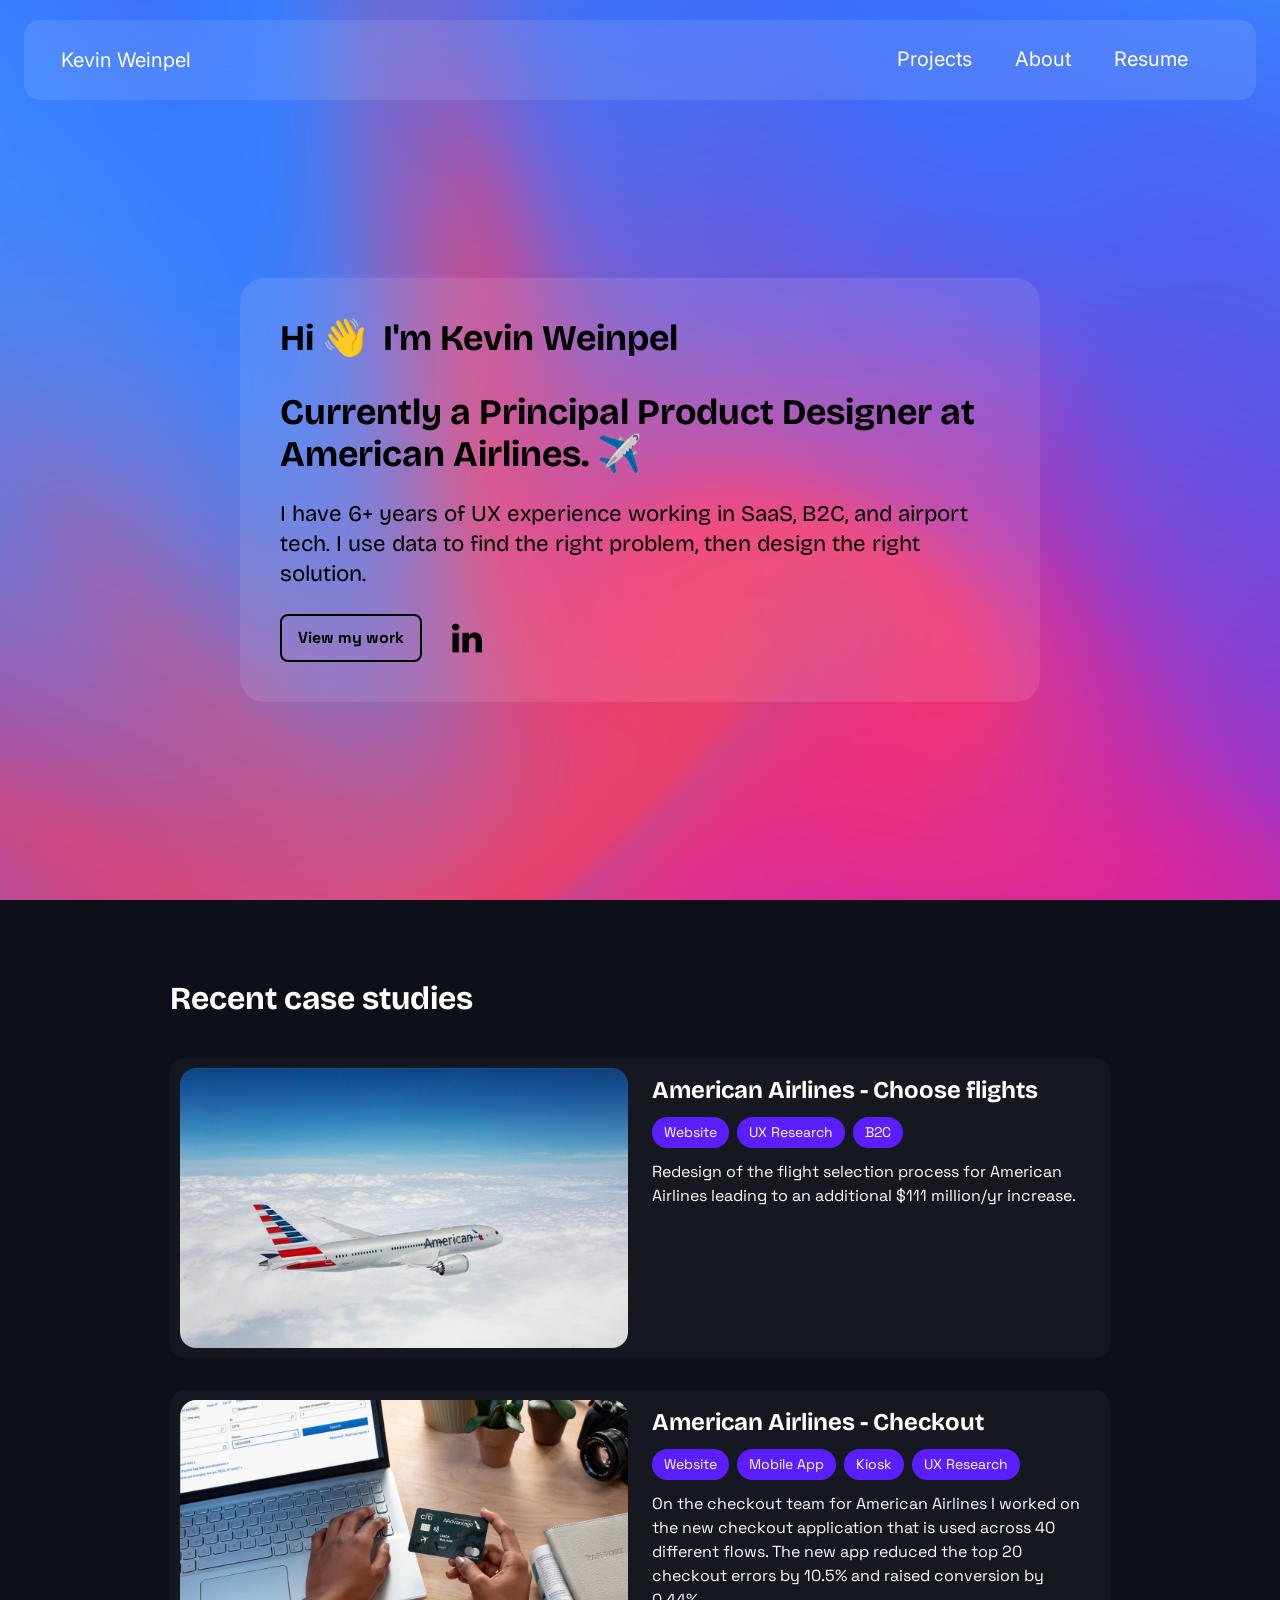
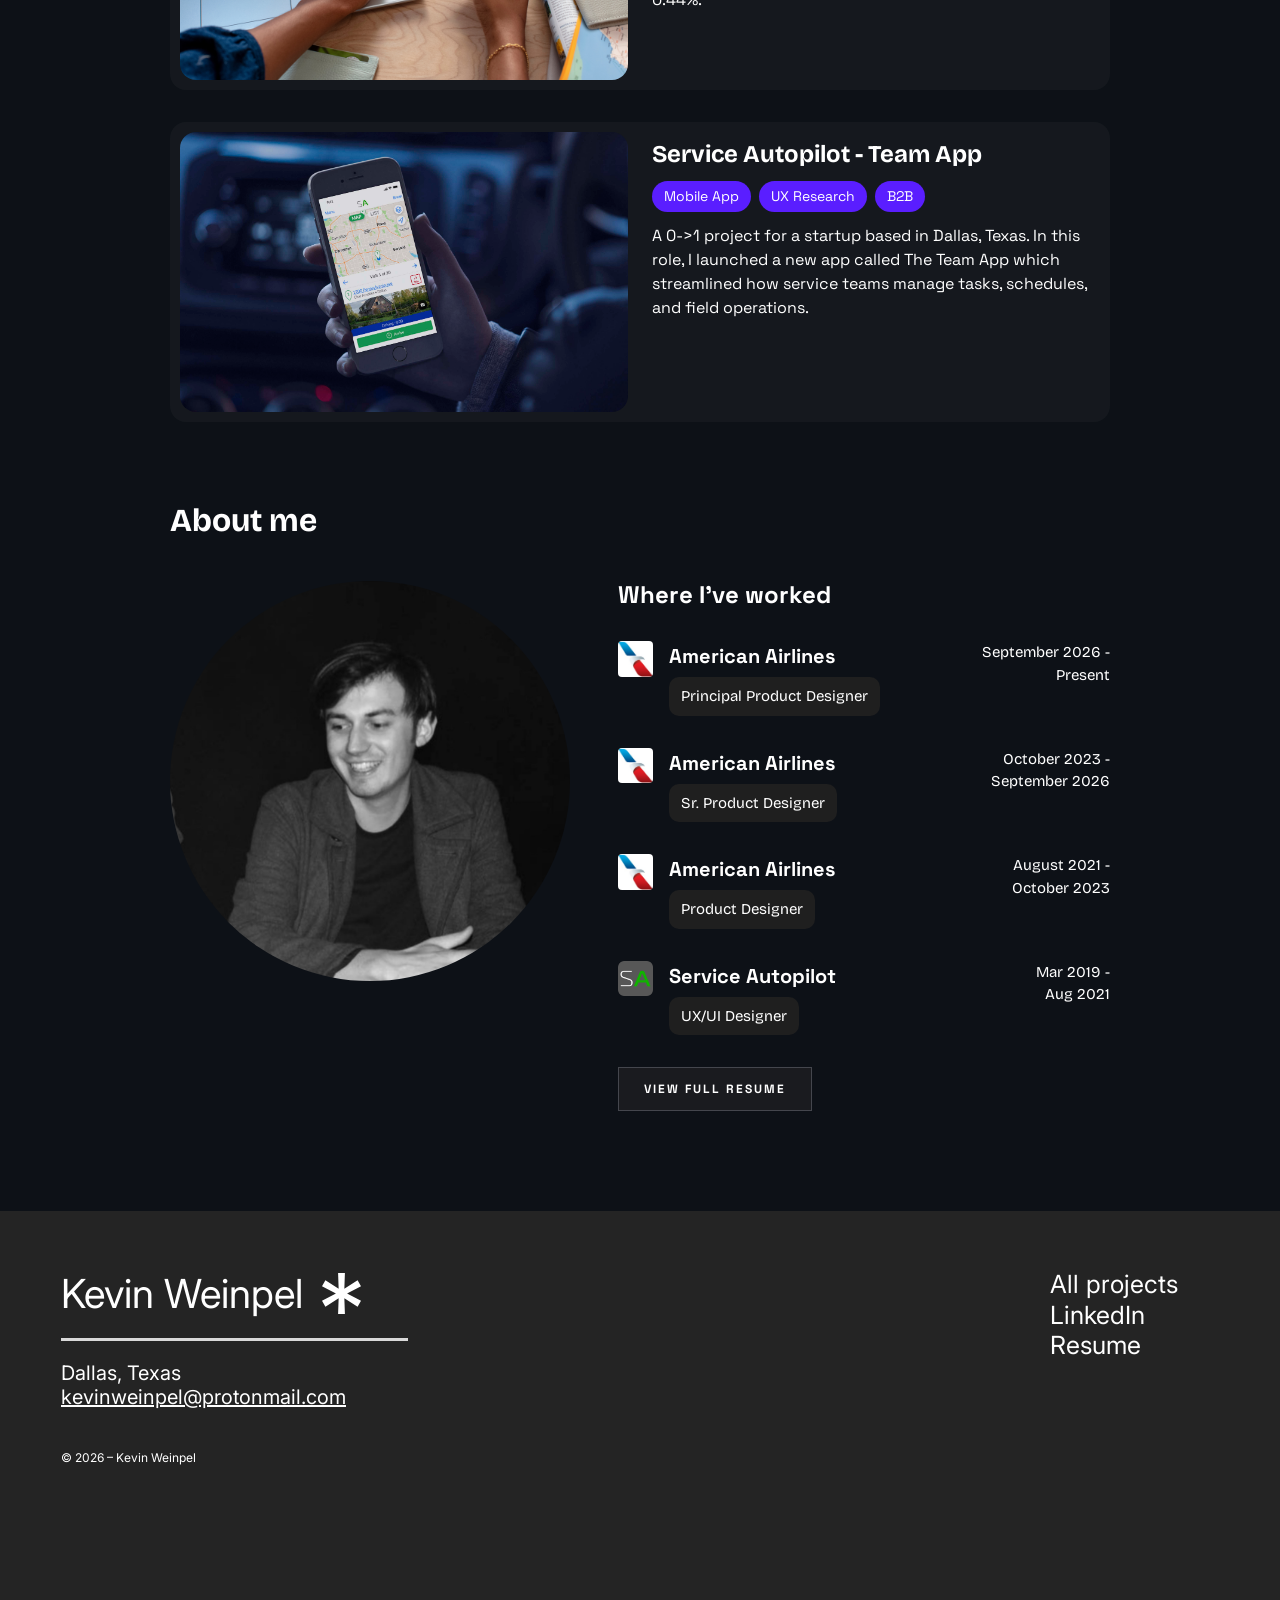
<file: index.html>
<!doctype html>
<html lang="en-US">
<head>
  <meta charset="utf-8">
  <meta name="viewport" content="width=device-width, initial-scale=1">
  <title>Kevin Weinpel · Product Designer</title>
  <meta name="description" content="Kevin Weinpel is a Senior Product Designer at American Airlines in Dallas, Texas, with 6+ years of UX experience in SaaS, B2C, and airport tech.">
  <link rel="icon" href="assets/images/favicon.svg" type="image/svg+xml">
  <link rel="preconnect" href="https://fonts.googleapis.com">
  <link rel="preconnect" href="https://fonts.gstatic.com" crossorigin>
  <link rel="stylesheet" href="https://fonts.googleapis.com/css2?family=Bricolage+Grotesque:opsz,wght@12..96,400;12..96,700&family=Space+Grotesk:wght@400;700&family=Inter:wght@400&display=swap">
  <link rel="stylesheet" href="css/styles.css">
  <script type="module" src="js/gradient.js"></script>
  <script src="js/nav.js" defer></script>
</head>
<body>
  <a class="skip-link" href="#main">Skip to content</a>

  <header class="site-nav">
    <nav class="site-nav__inner" aria-label="Main">
      <a class="site-nav__brand" href="./" aria-current="page">Kevin Weinpel</a>
      <button class="site-nav__toggle" type="button" aria-expanded="false" aria-controls="site-nav-links" aria-label="Menu">
        <span></span><span></span><span></span>
      </button>
      <ul class="site-nav__links" id="site-nav-links">
        <li><a href="just-projects/">Projects</a></li>
        <li><a href="about/">About</a></li>
        <li><a href="assets/files/KevinWeinpel_Resume.docx" target="_blank" rel="noopener">Resume</a></li>
      </ul>
    </nav>
  </header>

  <main id="main">
    <section class="hero">
      <canvas class="hero__canvas" data-gradient aria-hidden="true"></canvas>
      <div class="hero__card">
        <h1 class="hero__title">
          <span>Hi 👋&nbsp; I'm Kevin Weinpel</span>
          <span>Currently a Principal Product Designer at American Airlines. ✈️</span>
        </h1>
        <p class="hero__lede">I have 6+ years of UX experience working in SaaS, B2C, and airport tech. I use data to find the right problem, then design the right solution.</p>
        <div class="hero__actions">
          <a class="button button--outline" href="just-projects/">View my work</a>
          <a class="hero__linkedin" href="https://www.linkedin.com/in/kevin-weinpel-b35967112/" target="_blank" rel="noopener">
            <img src="assets/images/linkedin.png" width="30" height="30" alt="LinkedIn">
          </a>
        </div>
      </div>
    </section>

    <section class="section">
      <div class="container">
        <h2 class="section-title">Recent case studies</h2>
        <div class="case-list">
          <a class="case-card" href="american-airlines---choose-flights/">
            <div class="case-card__media">
              <img src="assets/images/choose-flights-card.jpg" alt="An American Airlines plane in flight" loading="lazy">
            </div>
            <div class="case-card__body">
              <h3 class="case-card__title">American Airlines - Choose flights</h3>
              <ul class="tags"><li>Website</li><li>UX Research</li><li>B2C</li></ul>
              <p class="case-card__text">Redesign of the flight selection process for American Airlines leading to an additional $111 million/yr increase.</p>
            </div>
          </a>

          <a class="case-card" href="american-airlines---checkout-app/">
            <div class="case-card__media">
              <img src="assets/images/checkout-card.jpg" alt="Traveler with an AAdvantage card" loading="lazy">
            </div>
            <div class="case-card__body">
              <h3 class="case-card__title">American Airlines - Checkout</h3>
              <ul class="tags"><li>Website</li><li>Mobile App</li><li>Kiosk</li><li>UX Research</li></ul>
              <p class="case-card__text">On the checkout team for American Airlines I worked on the new checkout application that is used across 40 different flows. The new app reduced the top 20 checkout errors by 10.5% and raised conversion by 0.44%.</p>
            </div>
          </a>

          <a class="case-card" href="team-app/">
            <div class="case-card__media">
              <img src="assets/images/TeamApp_1.jpg" alt="Screens from the Service Autopilot Team App" loading="lazy">
            </div>
            <div class="case-card__body">
              <h3 class="case-card__title">Service Autopilot - Team App</h3>
              <ul class="tags"><li>Mobile App</li><li>UX Research</li><li>B2B</li></ul>
              <p class="case-card__text">A 0-&gt;1 project for a startup based in Dallas, Texas. In this role, I launched a new app called The Team App which streamlined how service teams manage tasks, schedules, and field operations.</p>
            </div>
          </a>
        </div>
      </div>
    </section>

    <section class="section">
      <div class="container">
        <h2 class="section-title">About me</h2>
        <div class="about-grid">
          <img class="portrait" src="assets/images/kevin.jpg" width="400" height="400" alt="Kevin Weinpel" loading="lazy">
          <div class="work">
            <h3 class="work__title">Where I've worked</h3>

            <div class="job">
              <div class="job__who">
                <img class="job__logo" src="assets/images/american-airlines-logo.jpg" alt="American Airlines logo">
                <div>
                  <p class="job__company">American Airlines</p>
                  <p class="job__role">Principal Product Designer</p>
                </div>
              </div>
              <p class="job__dates">September 2026 -<br>Present</p>
            </div>

            <div class="job">
              <div class="job__who">
                <img class="job__logo" src="assets/images/american-airlines-logo.jpg" alt="American Airlines logo">
                <div>
                  <p class="job__company">American Airlines</p>
                  <p class="job__role">Sr. Product Designer</p>
                </div>
              </div>
              <p class="job__dates">October 2023 -<br>September 2026</p>
            </div>

            <div class="job">
              <div class="job__who">
                <img class="job__logo" src="assets/images/american-airlines-logo.jpg" alt="American Airlines logo">
                <div>
                  <p class="job__company">American Airlines</p>
                  <p class="job__role">Product Designer</p>
                </div>
              </div>
              <p class="job__dates">August 2021 -<br>October 2023</p>
            </div>

            <div class="job">
              <div class="job__who">
                <img class="job__logo" src="assets/images/service-autopilot-logo.png" alt="Service Autopilot logo">
                <div>
                  <p class="job__company">Service Autopilot</p>
                  <p class="job__role">UX/UI Designer</p>
                </div>
              </div>
              <p class="job__dates">Mar 2019 -<br>Aug 2021</p>
            </div>

            <div><a class="button button--dark" href="assets/files/KevinWeinpel_Resume.docx" target="_blank" rel="noopener">View full resume</a></div>
          </div>
        </div>
      </div>
    </section>
  </main>

  <footer class="site-footer">
    <div class="site-footer__inner">
      <div class="site-footer__info">
        <div class="site-footer__brand">
          <h2 class="site-footer__name">Kevin Weinpel</h2>
          <img src="assets/images/footer-asterisk.svg" width="38.9205" height="40.9091" alt="">
        </div>
        <address>Dallas, Texas<br><a href="mailto:kevinweinpel@protonmail.com">kevinweinpel@protonmail.com</a></address>
      </div>
      <ul class="site-footer__links">
        <li><a href="just-projects/">All projects</a></li>
        <li><a href="https://www.linkedin.com/in/kevin-weinpel-b35967112/" target="_blank" rel="noopener">LinkedIn</a></li>
        <li><a href="assets/files/KevinWeinpel_Resume.docx" target="_blank" rel="noopener">Resume</a></li>
      </ul>
      <p class="site-footer__copy">© 2026 – Kevin Weinpel</p>
    </div>
  </footer>
</body>
</html>
</file>
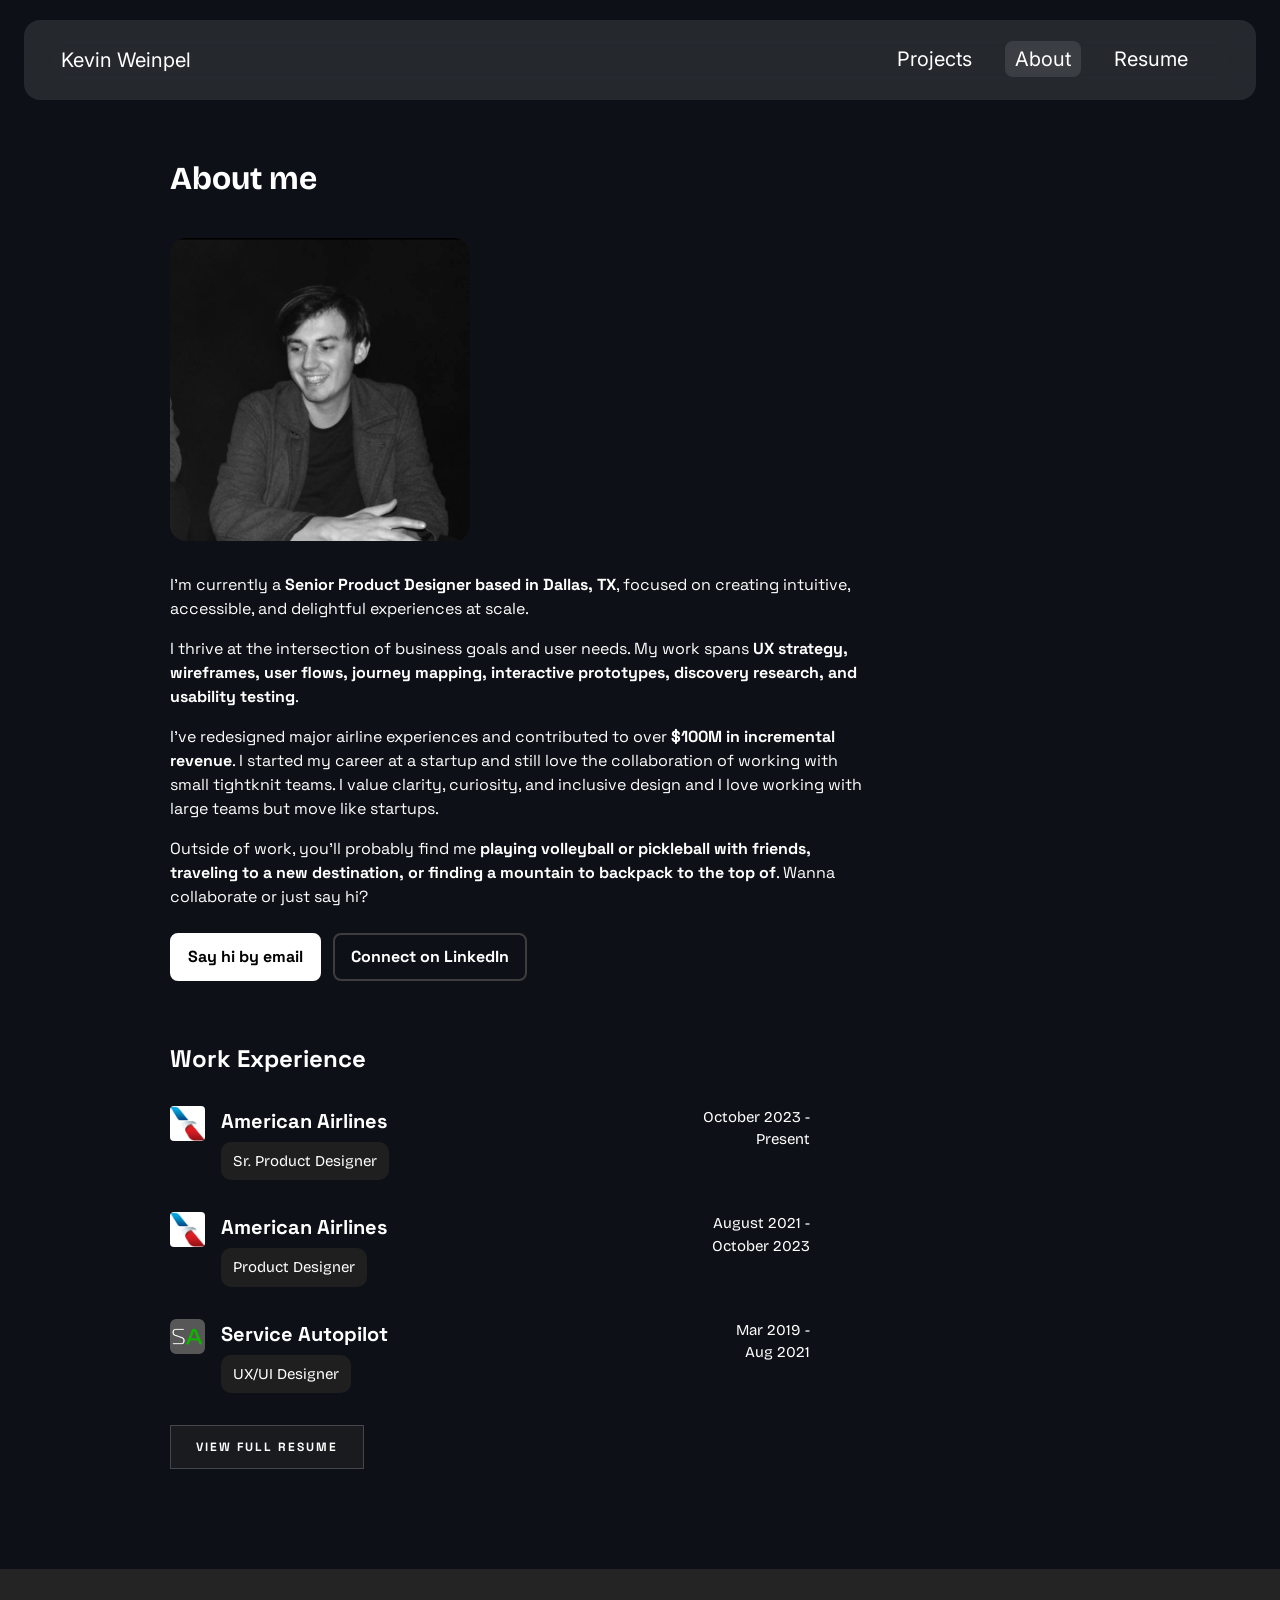
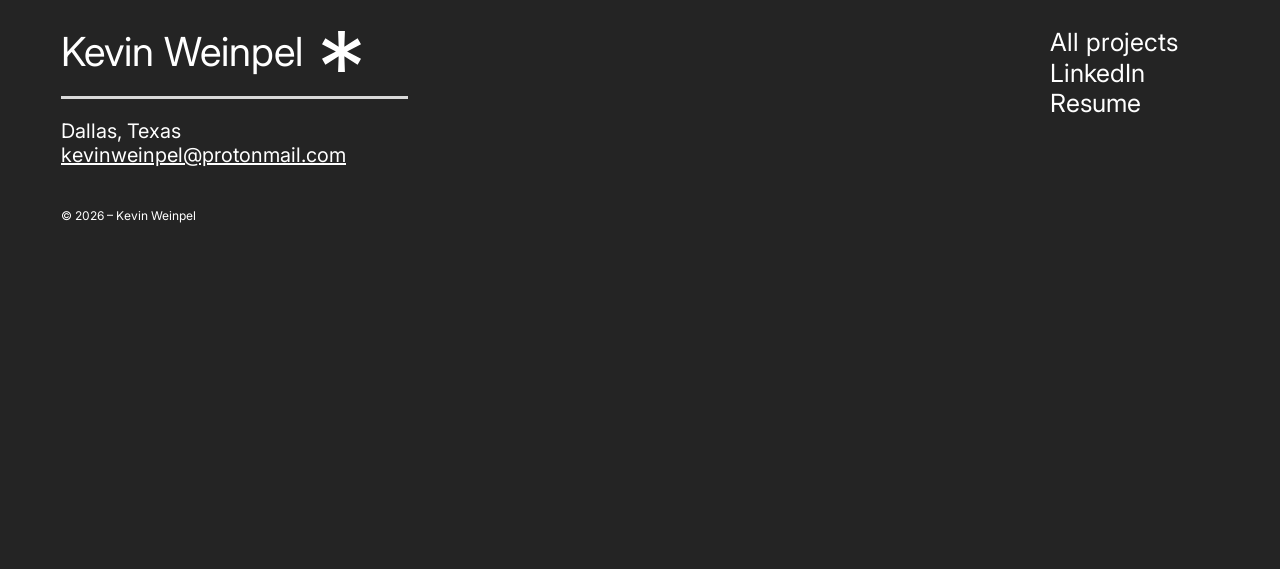
<file: about/index.html>
<!doctype html>
<html lang="en-US">
<head>
  <meta charset="utf-8">
  <meta name="viewport" content="width=device-width, initial-scale=1">
  <title>About · Kevin Weinpel</title>
  <meta name="description" content="Kevin Weinpel is a Senior Product Designer based in Dallas, TX, focused on intuitive, accessible, and delightful experiences at scale.">
  <link rel="icon" href="../assets/images/favicon.svg" type="image/svg+xml">
  <link rel="preconnect" href="https://fonts.googleapis.com">
  <link rel="preconnect" href="https://fonts.gstatic.com" crossorigin>
  <link rel="stylesheet" href="https://fonts.googleapis.com/css2?family=Bricolage+Grotesque:opsz,wght@12..96,400;12..96,700&family=Space+Grotesk:wght@400;700&family=Inter:wght@400&display=swap">
  <link rel="stylesheet" href="../css/styles.css">
  <script src="../js/nav.js" defer></script>
</head>
<body class="about-page">
  <a class="skip-link" href="#main">Skip to content</a>

  <header class="site-nav">
    <nav class="site-nav__inner" aria-label="Main">
      <a class="site-nav__brand" href="../">Kevin Weinpel</a>
      <button class="site-nav__toggle" type="button" aria-expanded="false" aria-controls="site-nav-links" aria-label="Menu">
        <span></span><span></span><span></span>
      </button>
      <ul class="site-nav__links" id="site-nav-links">
        <li><a href="../just-projects/">Projects</a></li>
        <li><a href="./" aria-current="page">About</a></li>
        <li><a href="../assets/files/KevinWeinpel_Resume.docx" target="_blank" rel="noopener">Resume</a></li>
      </ul>
    </nav>
  </header>

  <main id="main" class="page-top">
    <div class="container">
      <h1 class="section-title">About me</h1>
      <img class="portrait portrait--rounded" src="../assets/images/kevin.jpg" width="300" alt="Kevin Weinpel">

      <div class="bio">
        <p>I’m currently a <strong>Senior Product Designer based in Dallas, TX</strong>, focused on creating intuitive, accessible, and delightful experiences at scale.</p>
        <p>I thrive at the intersection of business goals and user needs. My work spans <strong>UX strategy, wireframes, user flows, journey mapping, interactive prototypes, discovery research, and usability testing</strong>.</p>
        <p>I’ve redesigned major airline experiences and contributed to over <strong>$100M in incremental revenue</strong>. I started my career at a startup and still love the collaboration of working with small tightknit teams. I value clarity, curiosity, and inclusive design and I love working with large teams but move like startups.</p>
        <p>Outside of work, you’ll probably find me <strong>playing volleyball or pickleball with friends, traveling to a new destination, or finding a mountain to backpack to the top of</strong>. Wanna collaborate or just say hi?</p>
        <div class="contact-actions">
          <a class="button button--light" href="mailto:kevinweinpel@protonmail.com">Say hi by email</a>
          <a class="button button--ghost" href="https://www.linkedin.com/in/kevin-weinpel-b35967112/" target="_blank" rel="noopener">Connect on LinkedIn</a>
        </div>
      </div>

      <div class="work">
        <h2 class="work__title">Work Experience</h2>

        <div class="job">
          <div class="job__who">
            <img class="job__logo" src="../assets/images/american-airlines-logo.jpg" alt="American Airlines logo">
            <div>
              <p class="job__company">American Airlines</p>
              <p class="job__role">Sr. Product Designer</p>
            </div>
          </div>
          <p class="job__dates">October 2023 -<br>Present</p>
        </div>

        <div class="job">
          <div class="job__who">
            <img class="job__logo" src="../assets/images/american-airlines-logo.jpg" alt="American Airlines logo">
            <div>
              <p class="job__company">American Airlines</p>
              <p class="job__role">Product Designer</p>
            </div>
          </div>
          <p class="job__dates">August 2021 -<br>October 2023</p>
        </div>

        <div class="job">
          <div class="job__who">
            <img class="job__logo" src="../assets/images/service-autopilot-logo.png" alt="Service Autopilot logo">
            <div>
              <p class="job__company">Service Autopilot</p>
              <p class="job__role">UX/UI Designer</p>
            </div>
          </div>
          <p class="job__dates">Mar 2019 -<br>Aug 2021</p>
        </div>

        <div><a class="button button--dark" href="../assets/files/KevinWeinpel_Resume.docx" target="_blank" rel="noopener">View full resume</a></div>
      </div>
    </div>
  </main>

  <footer class="site-footer">
    <div class="site-footer__inner">
      <div class="site-footer__info">
        <div class="site-footer__brand">
          <h2 class="site-footer__name">Kevin Weinpel</h2>
          <img src="../assets/images/footer-asterisk.svg" width="38.9205" height="40.9091" alt="">
        </div>
        <address>Dallas, Texas<br><a href="mailto:kevinweinpel@protonmail.com">kevinweinpel@protonmail.com</a></address>
      </div>
      <ul class="site-footer__links">
        <li><a href="../just-projects/">All projects</a></li>
        <li><a href="https://www.linkedin.com/in/kevin-weinpel-b35967112/" target="_blank" rel="noopener">LinkedIn</a></li>
        <li><a href="../assets/files/KevinWeinpel_Resume.docx" target="_blank" rel="noopener">Resume</a></li>
      </ul>
      <p class="site-footer__copy">© 2026 – Kevin Weinpel</p>
    </div>
  </footer>
</body>
</html>
</file>
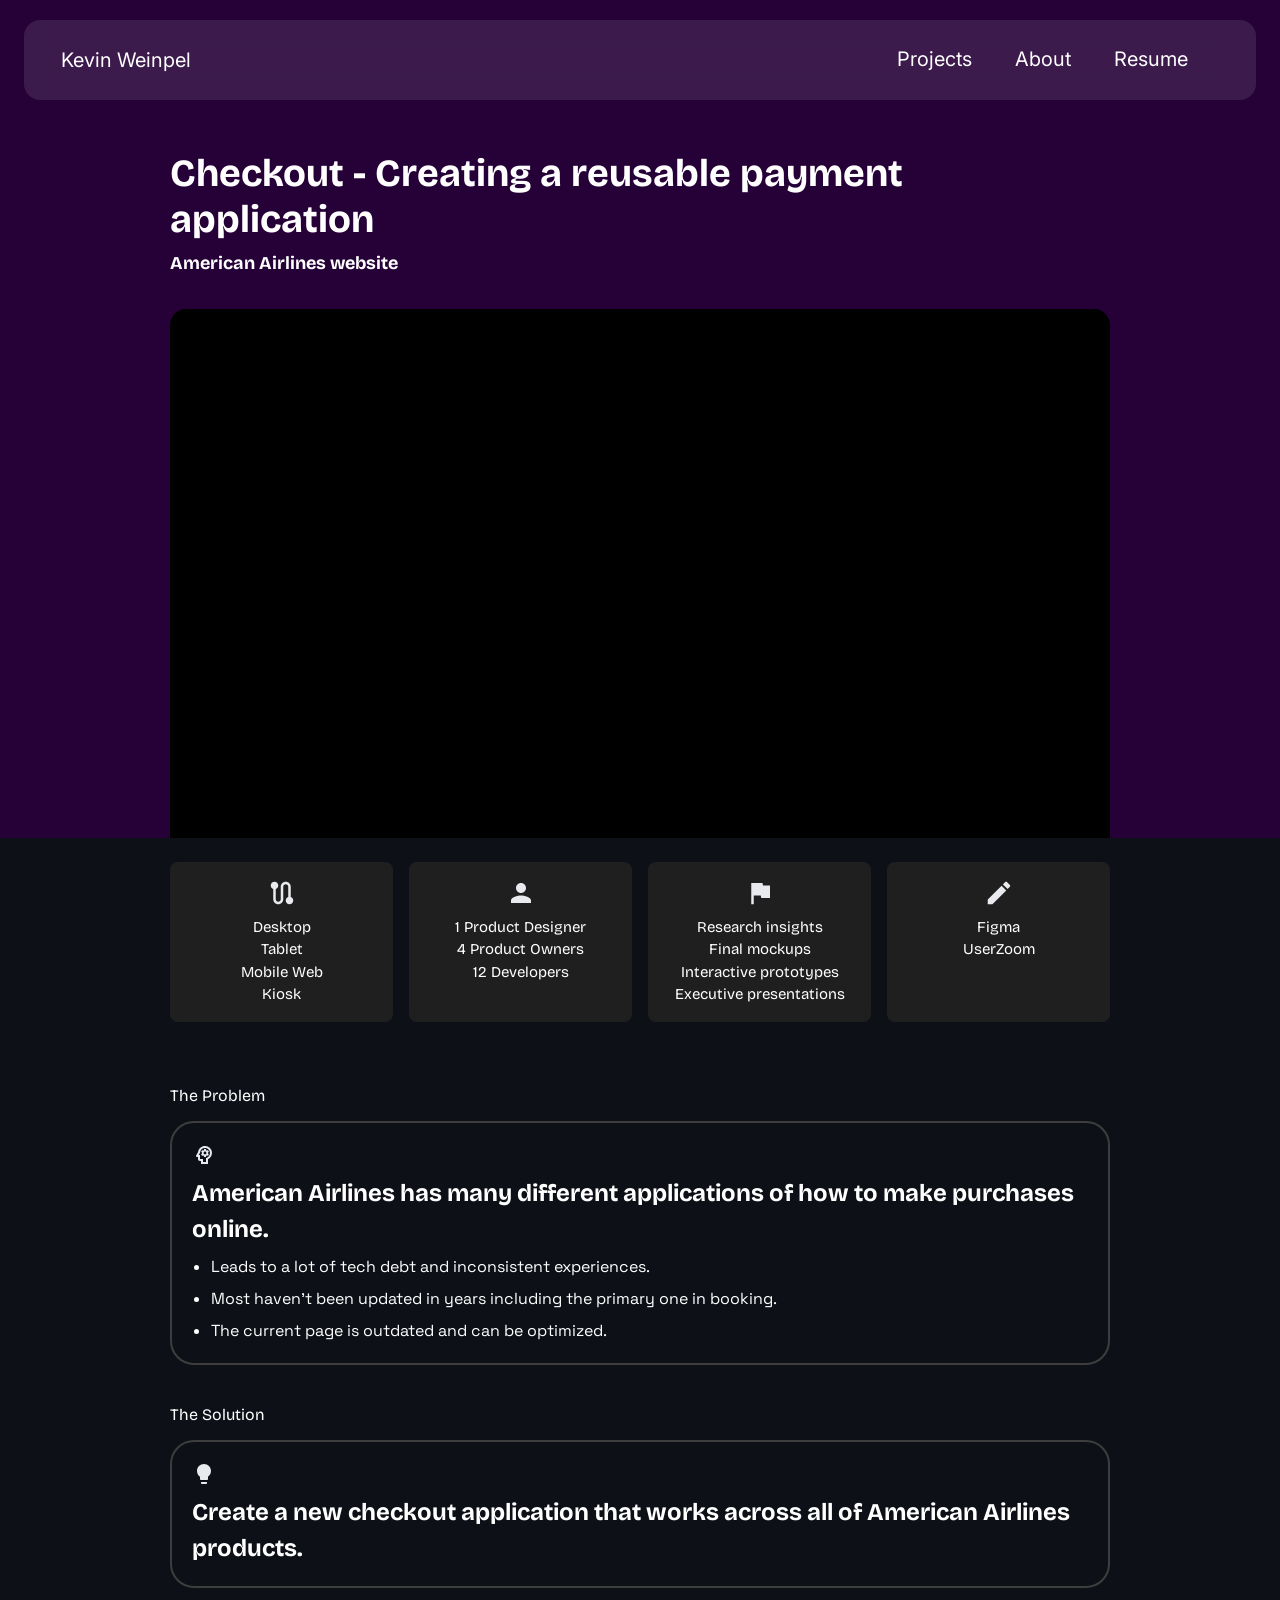
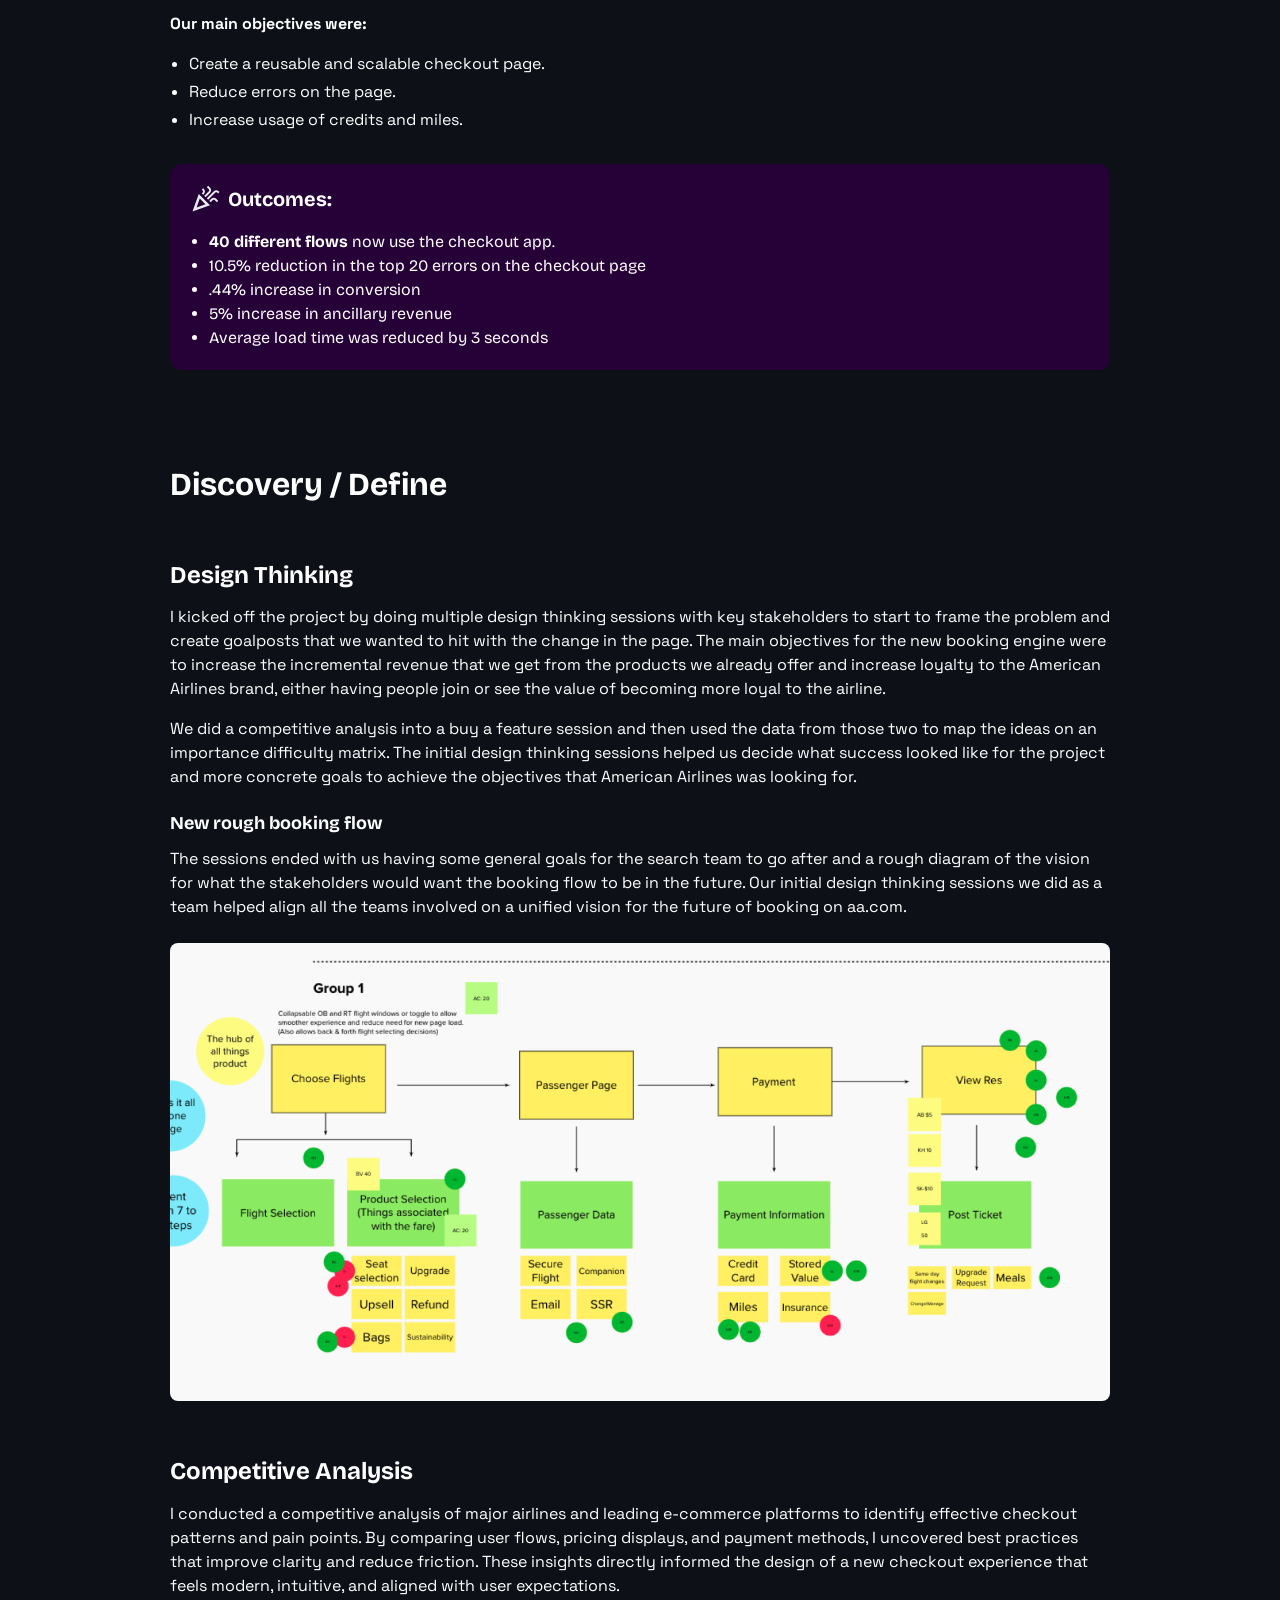
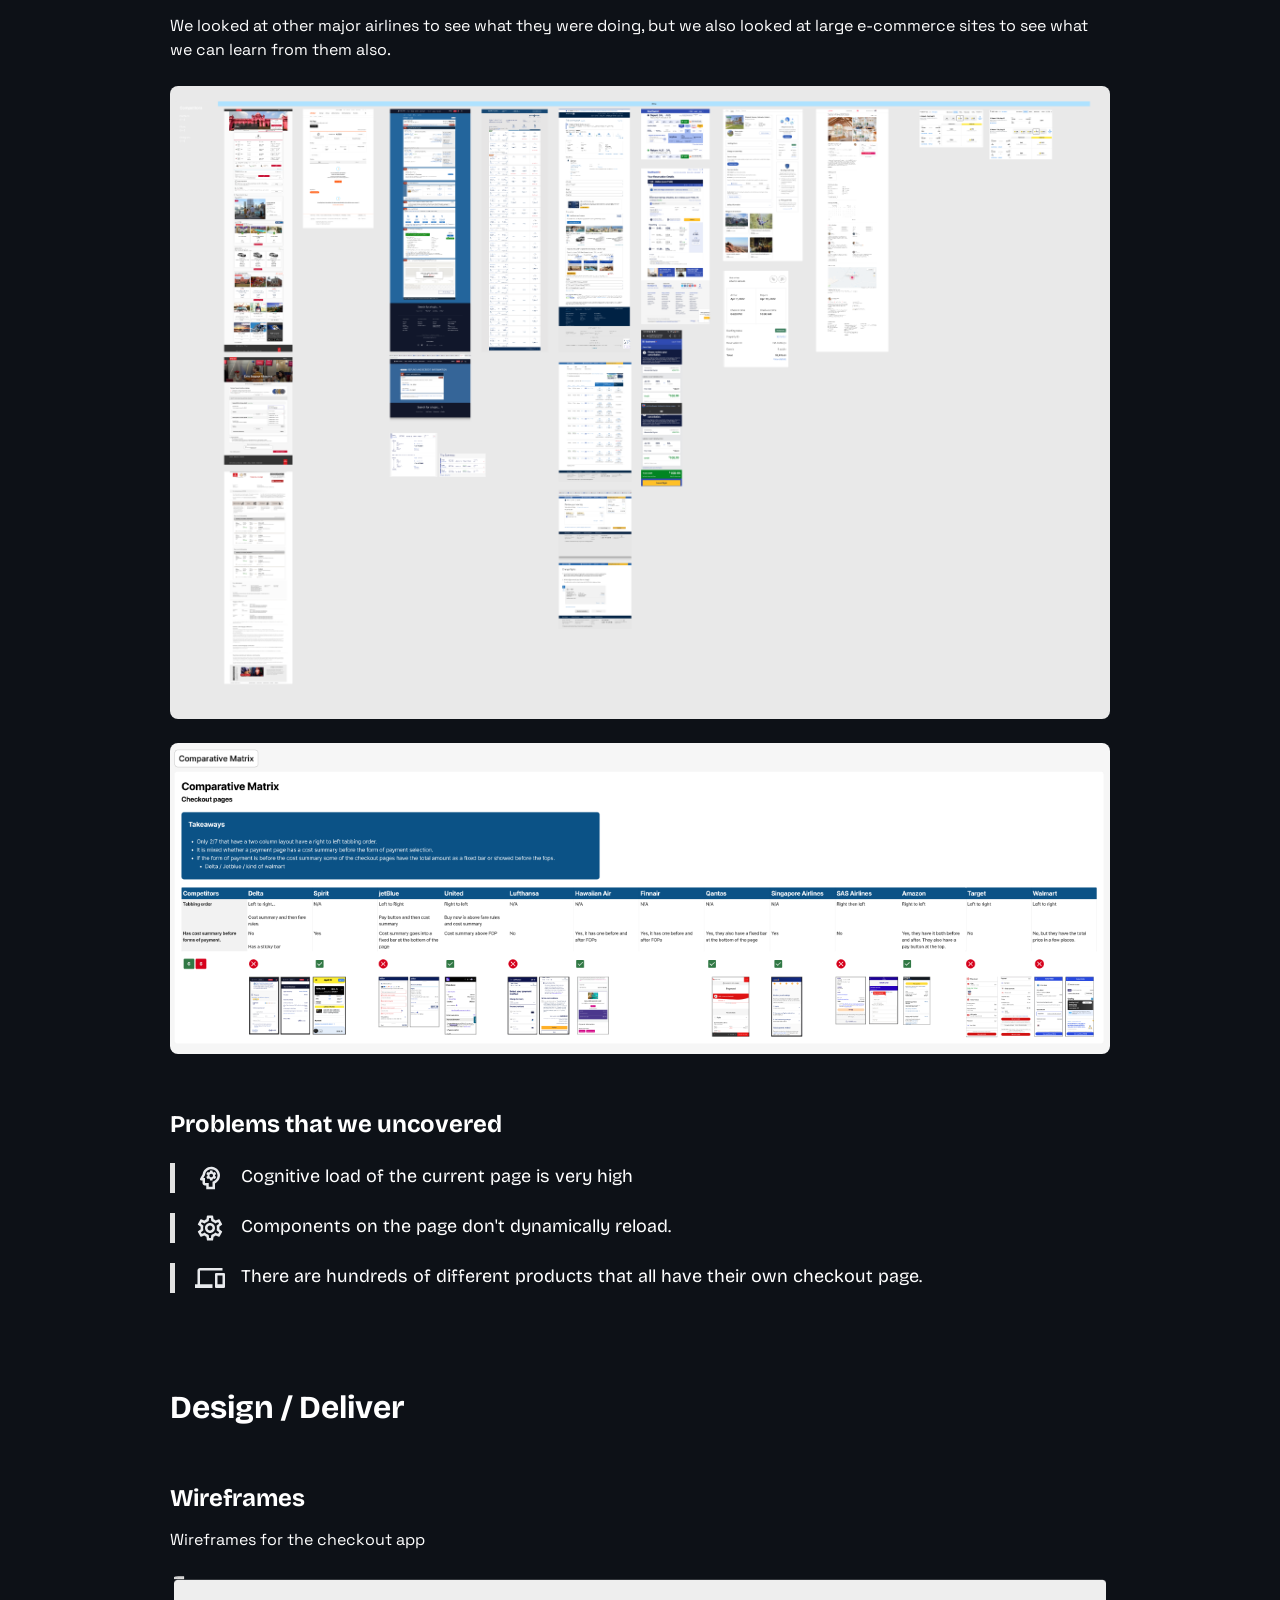
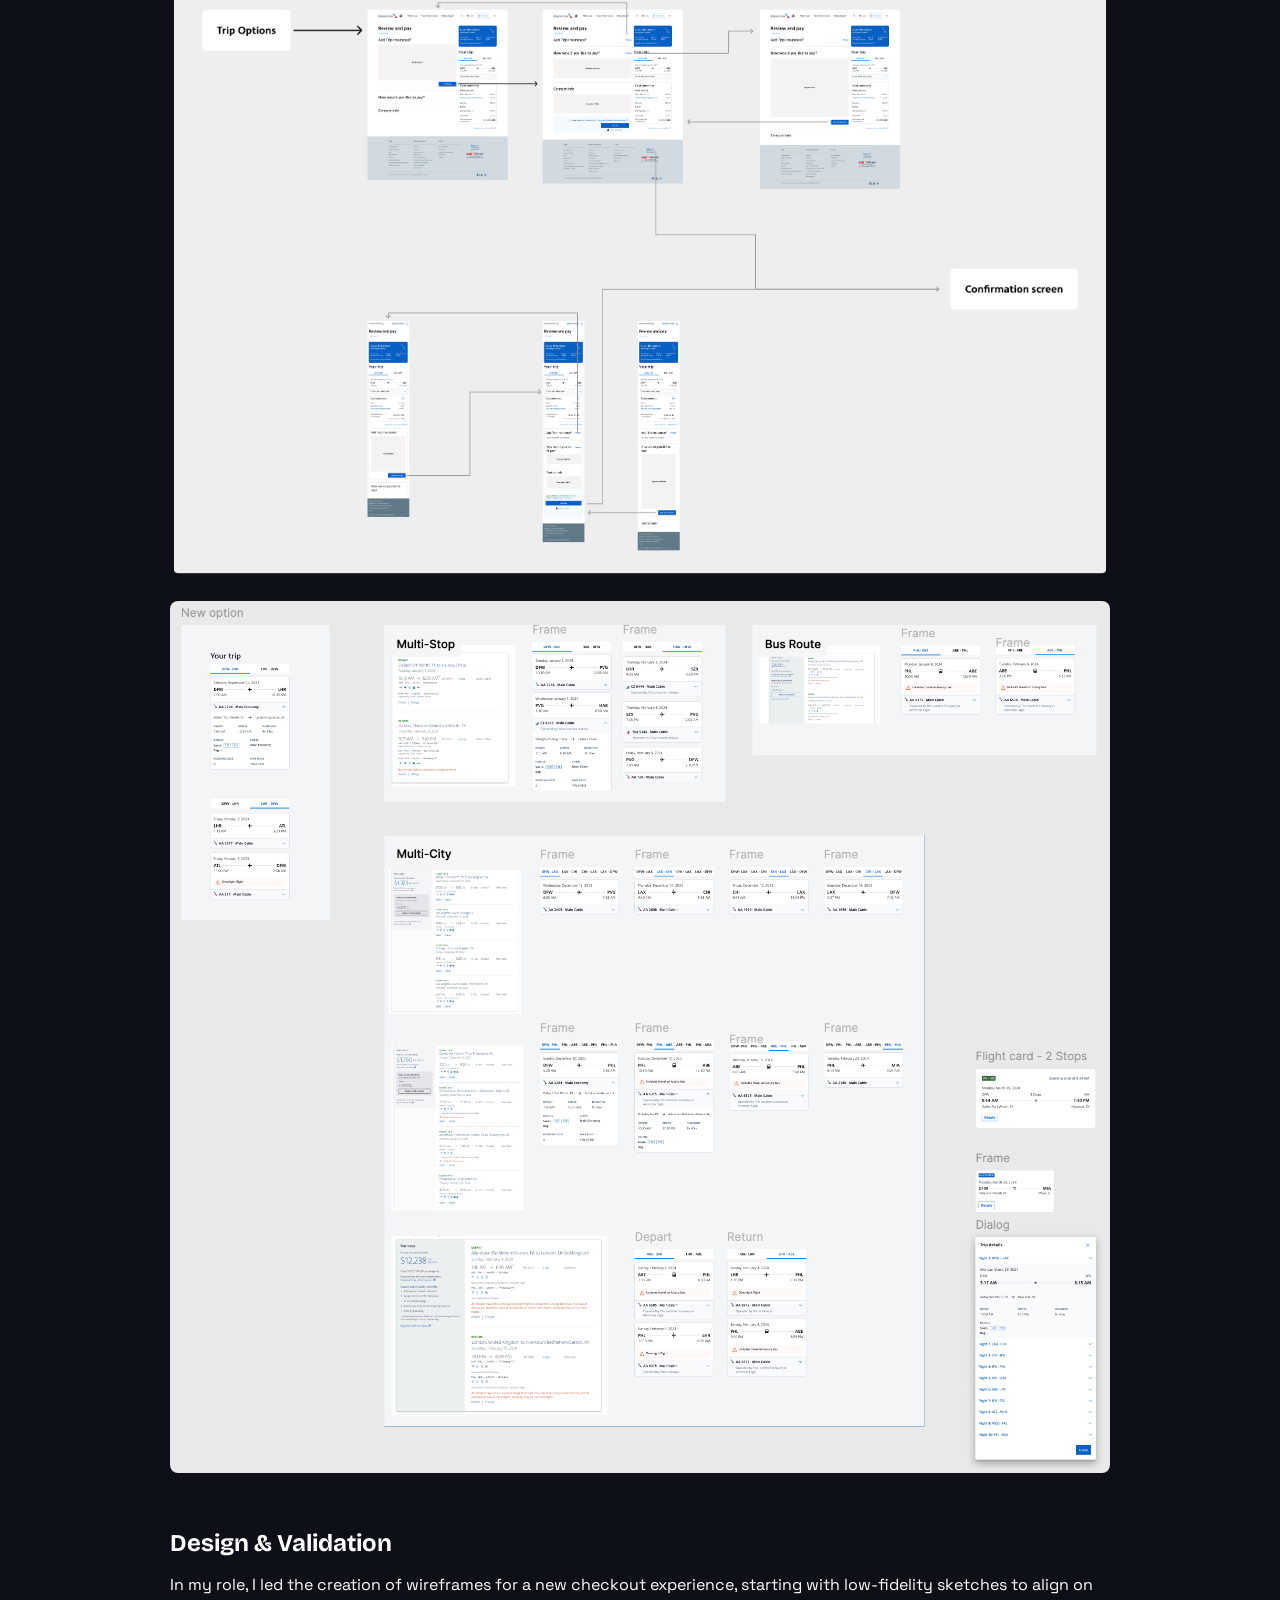
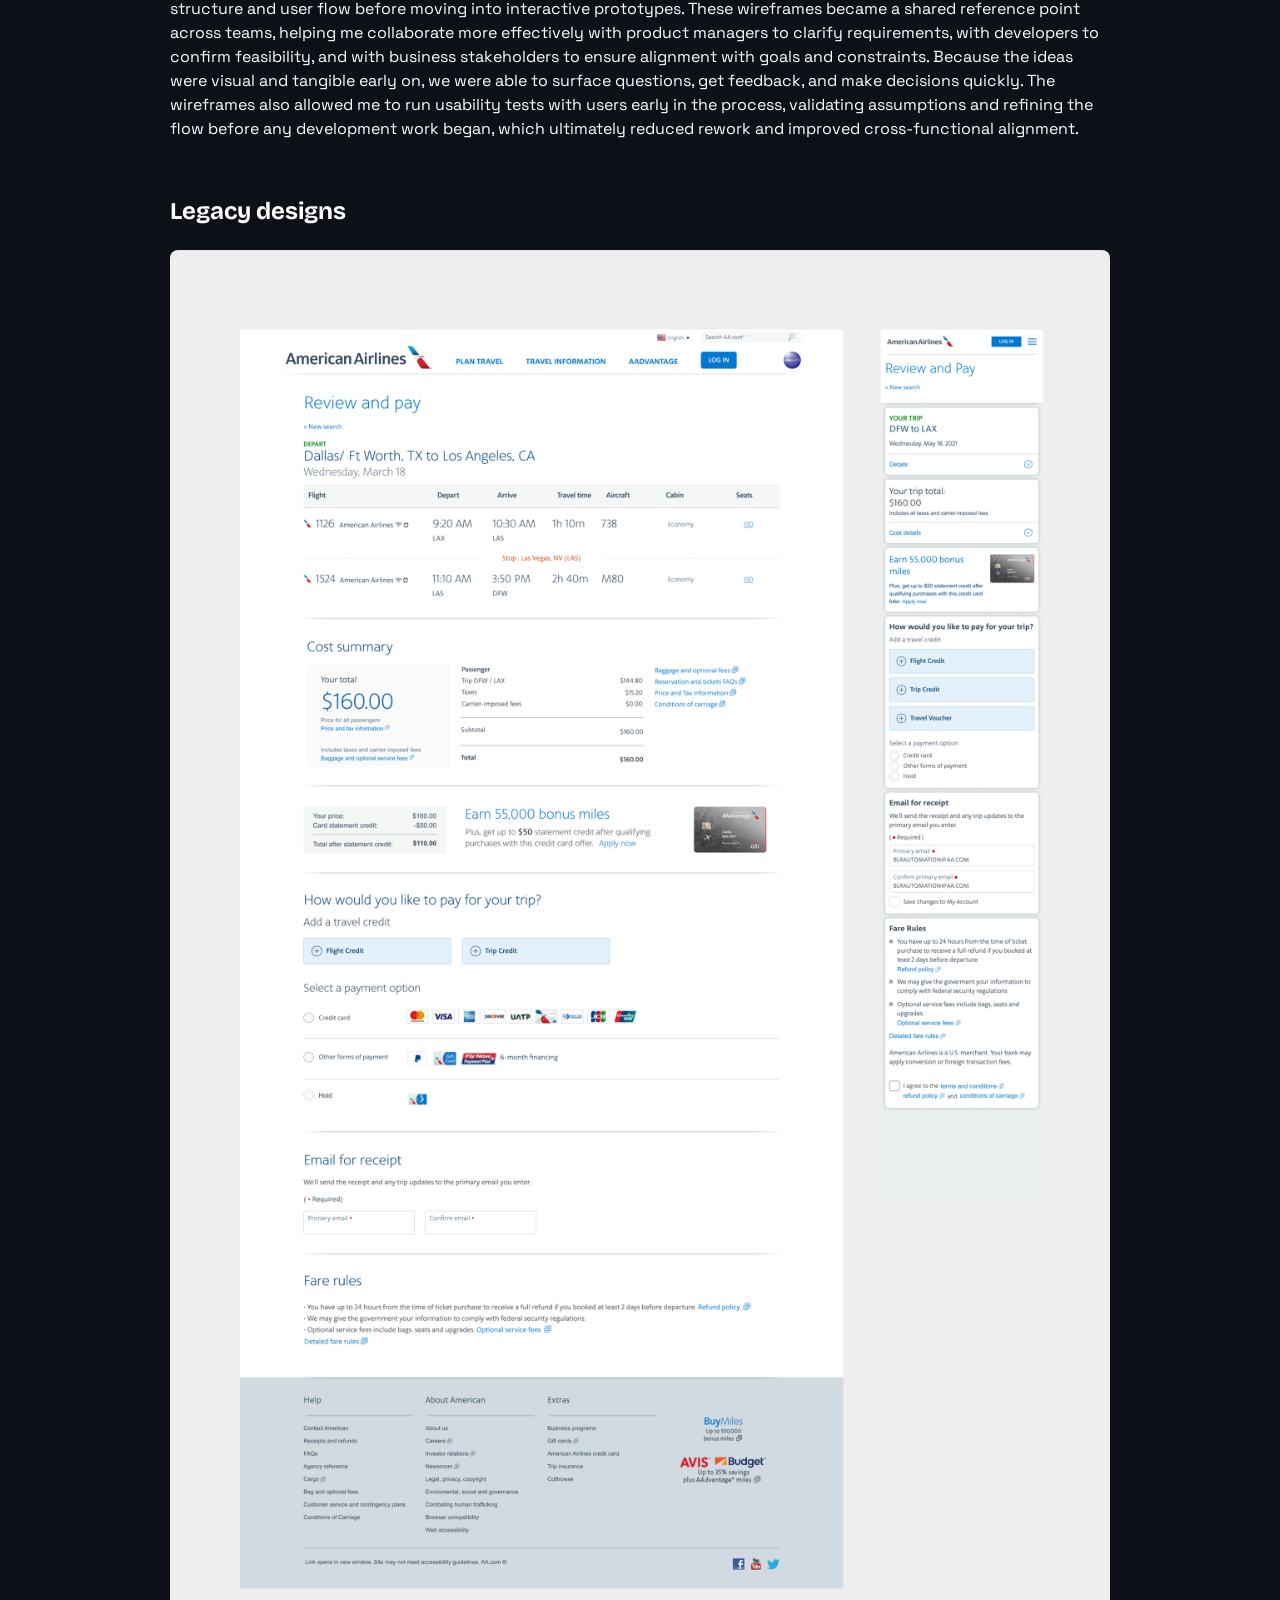
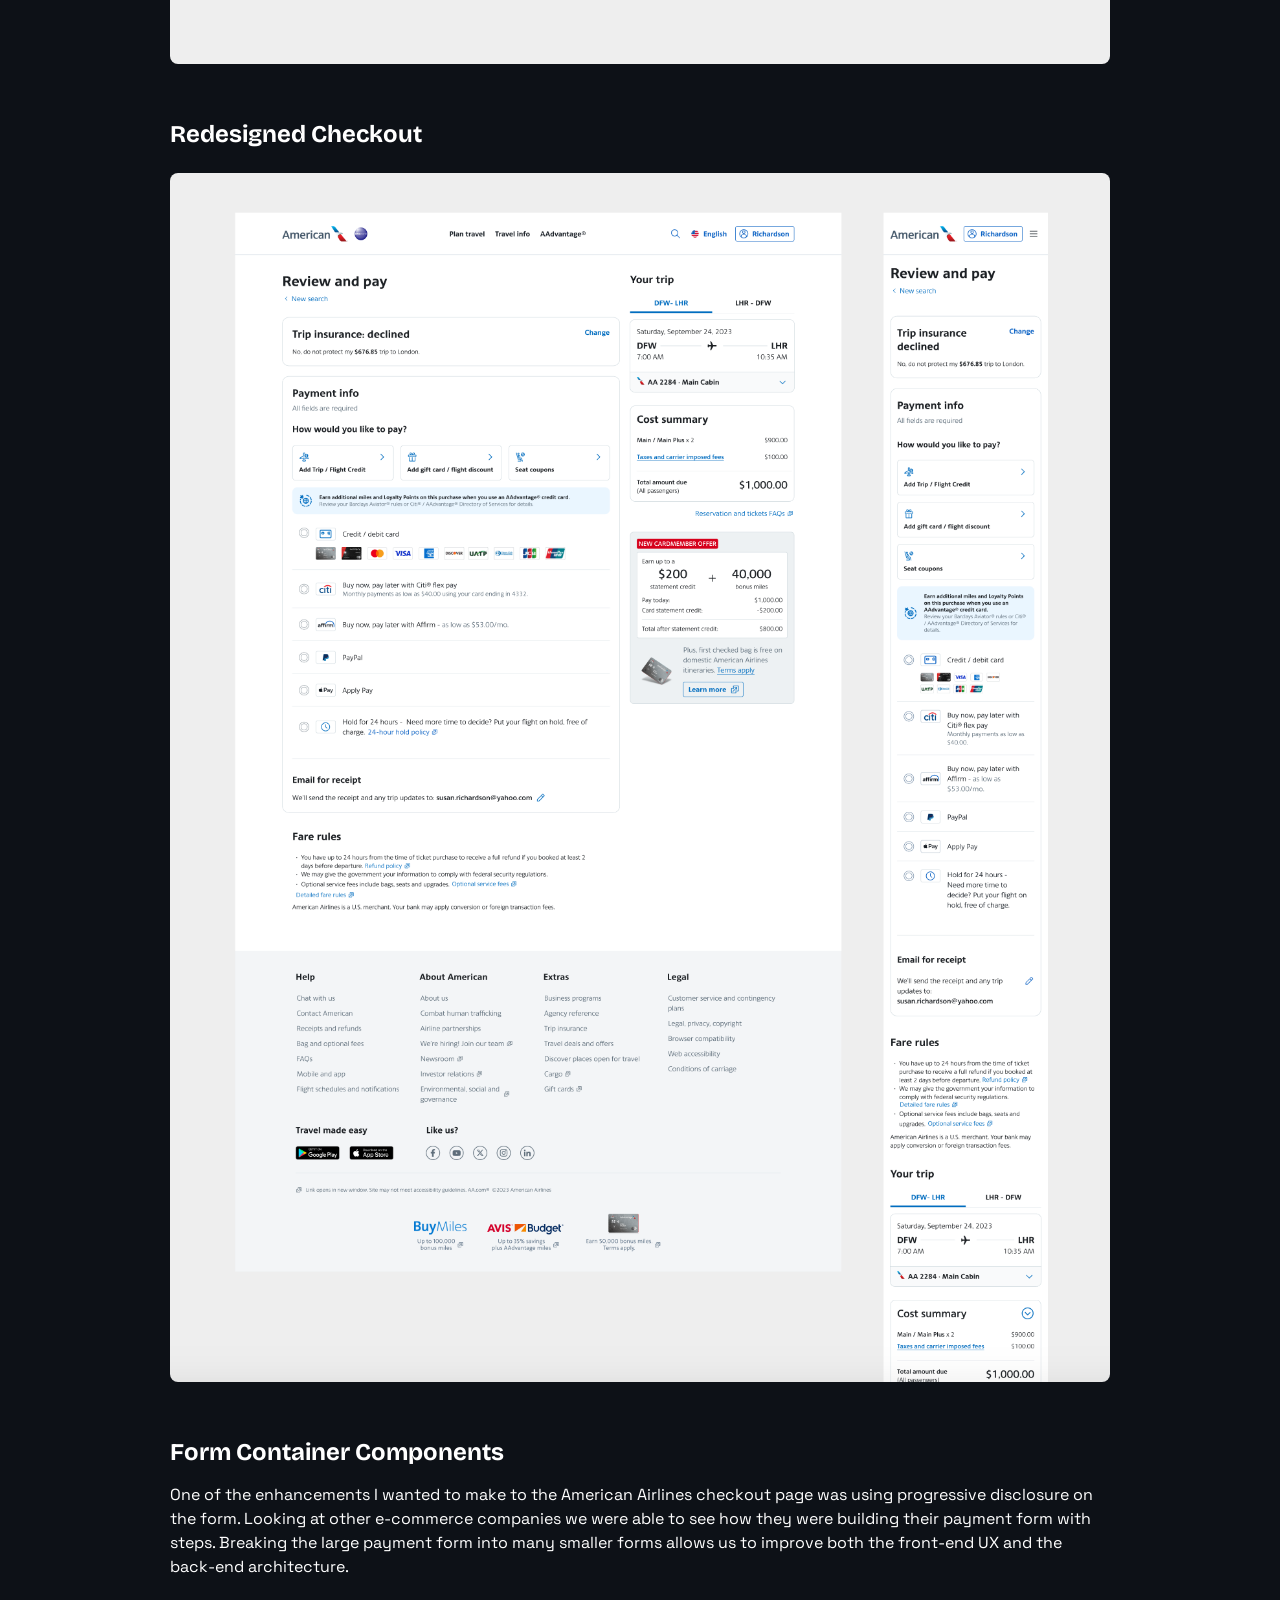
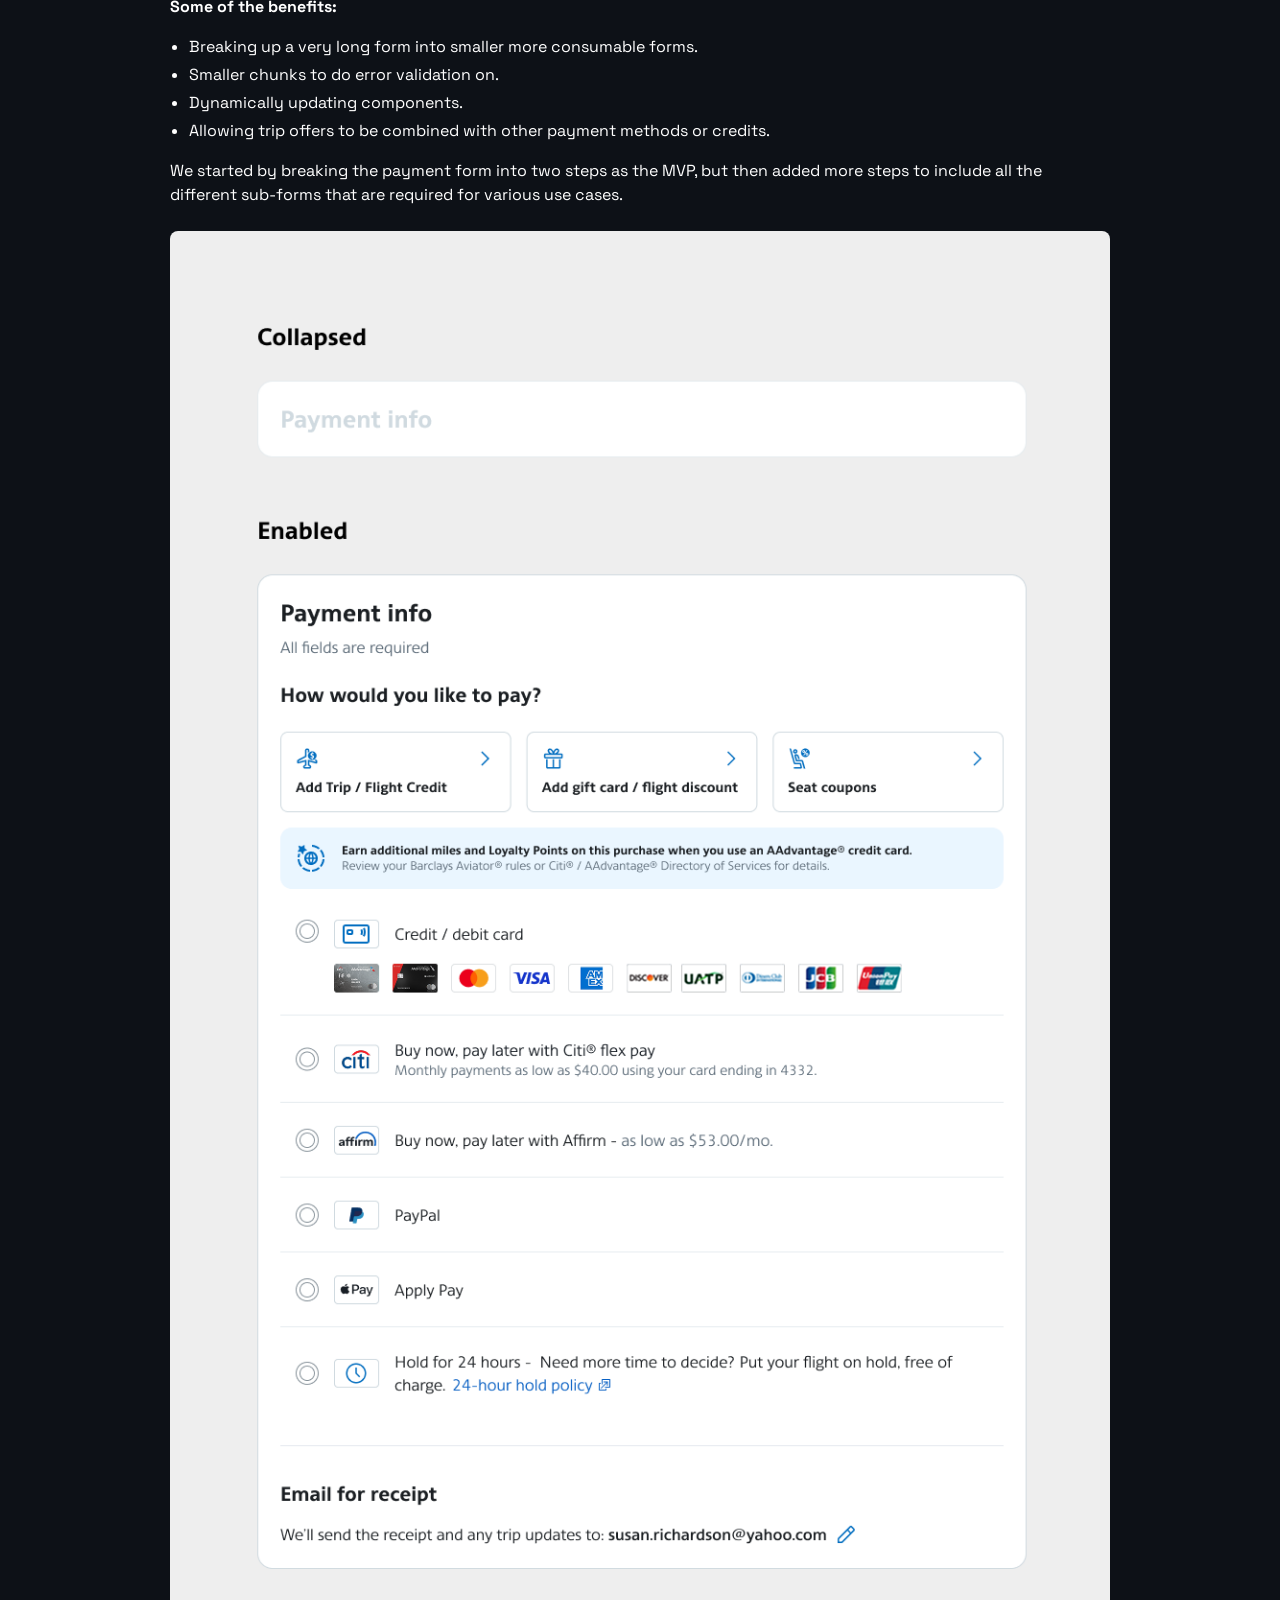
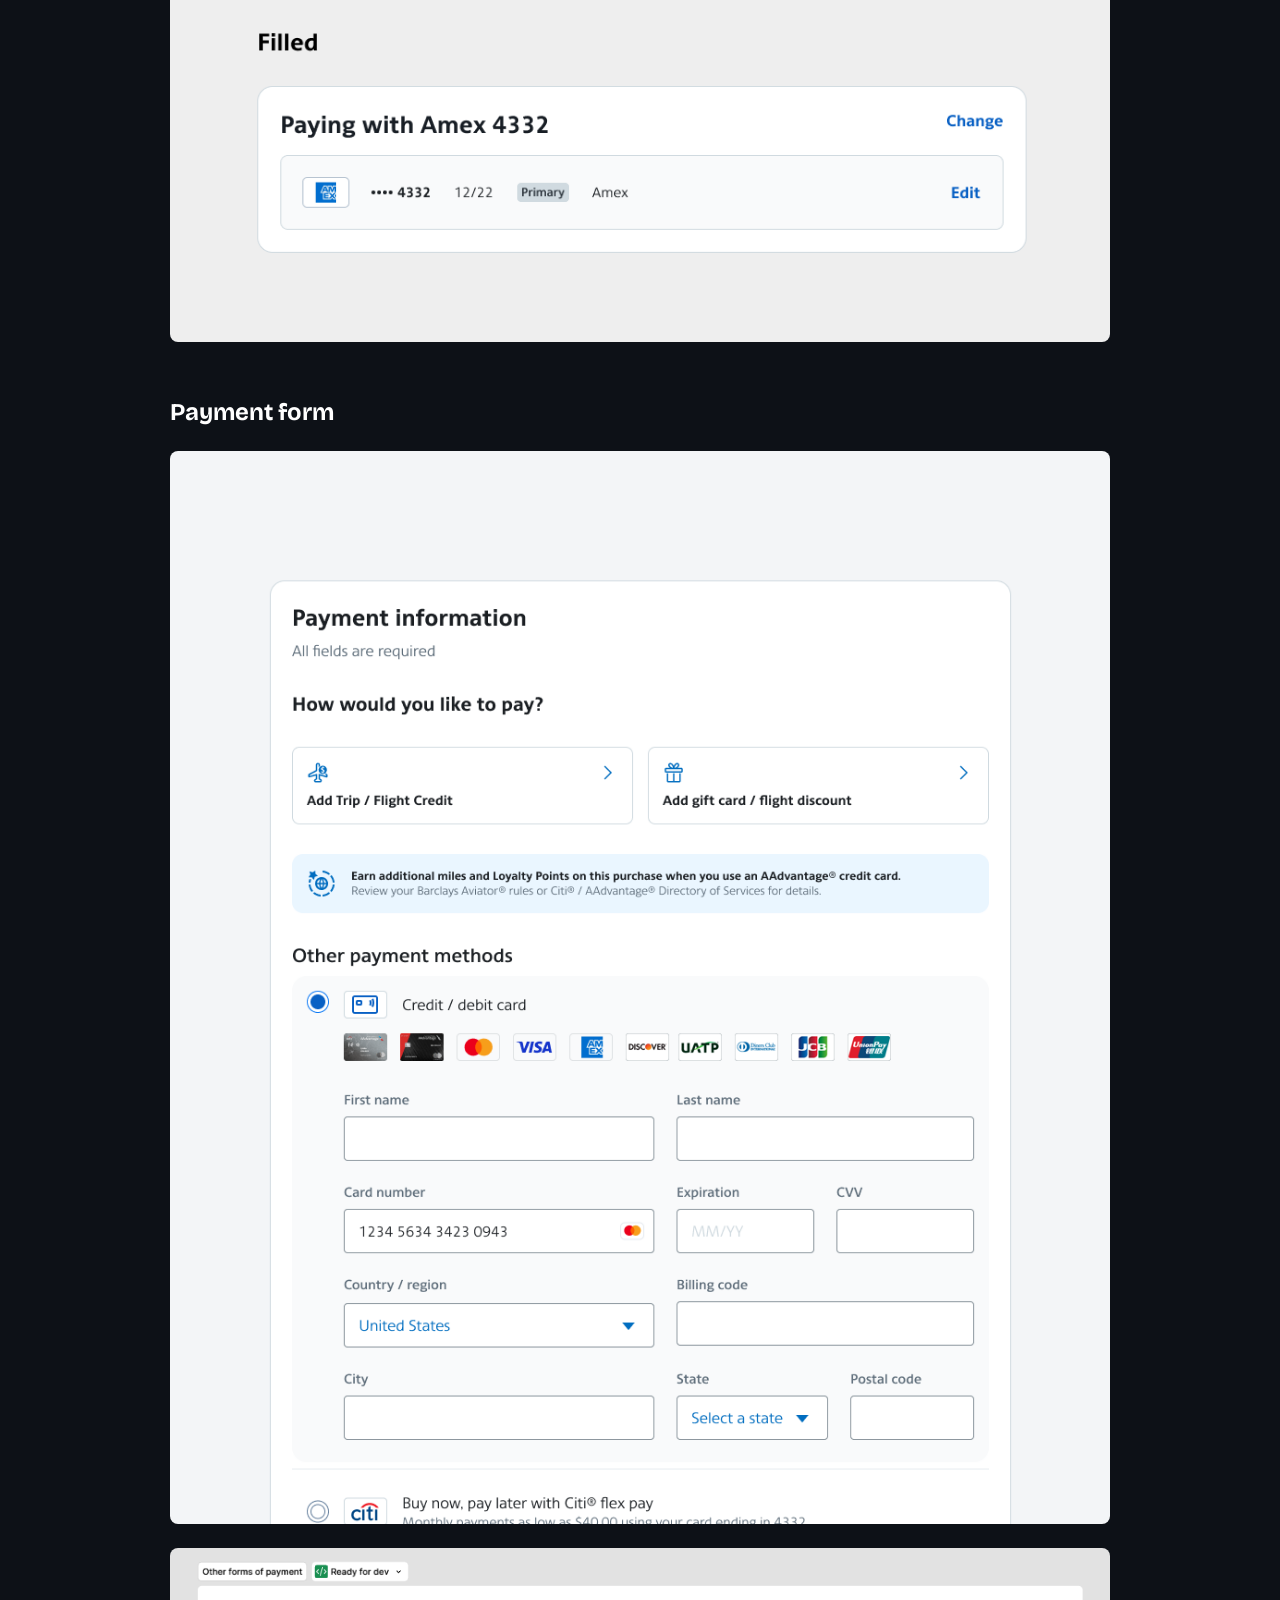
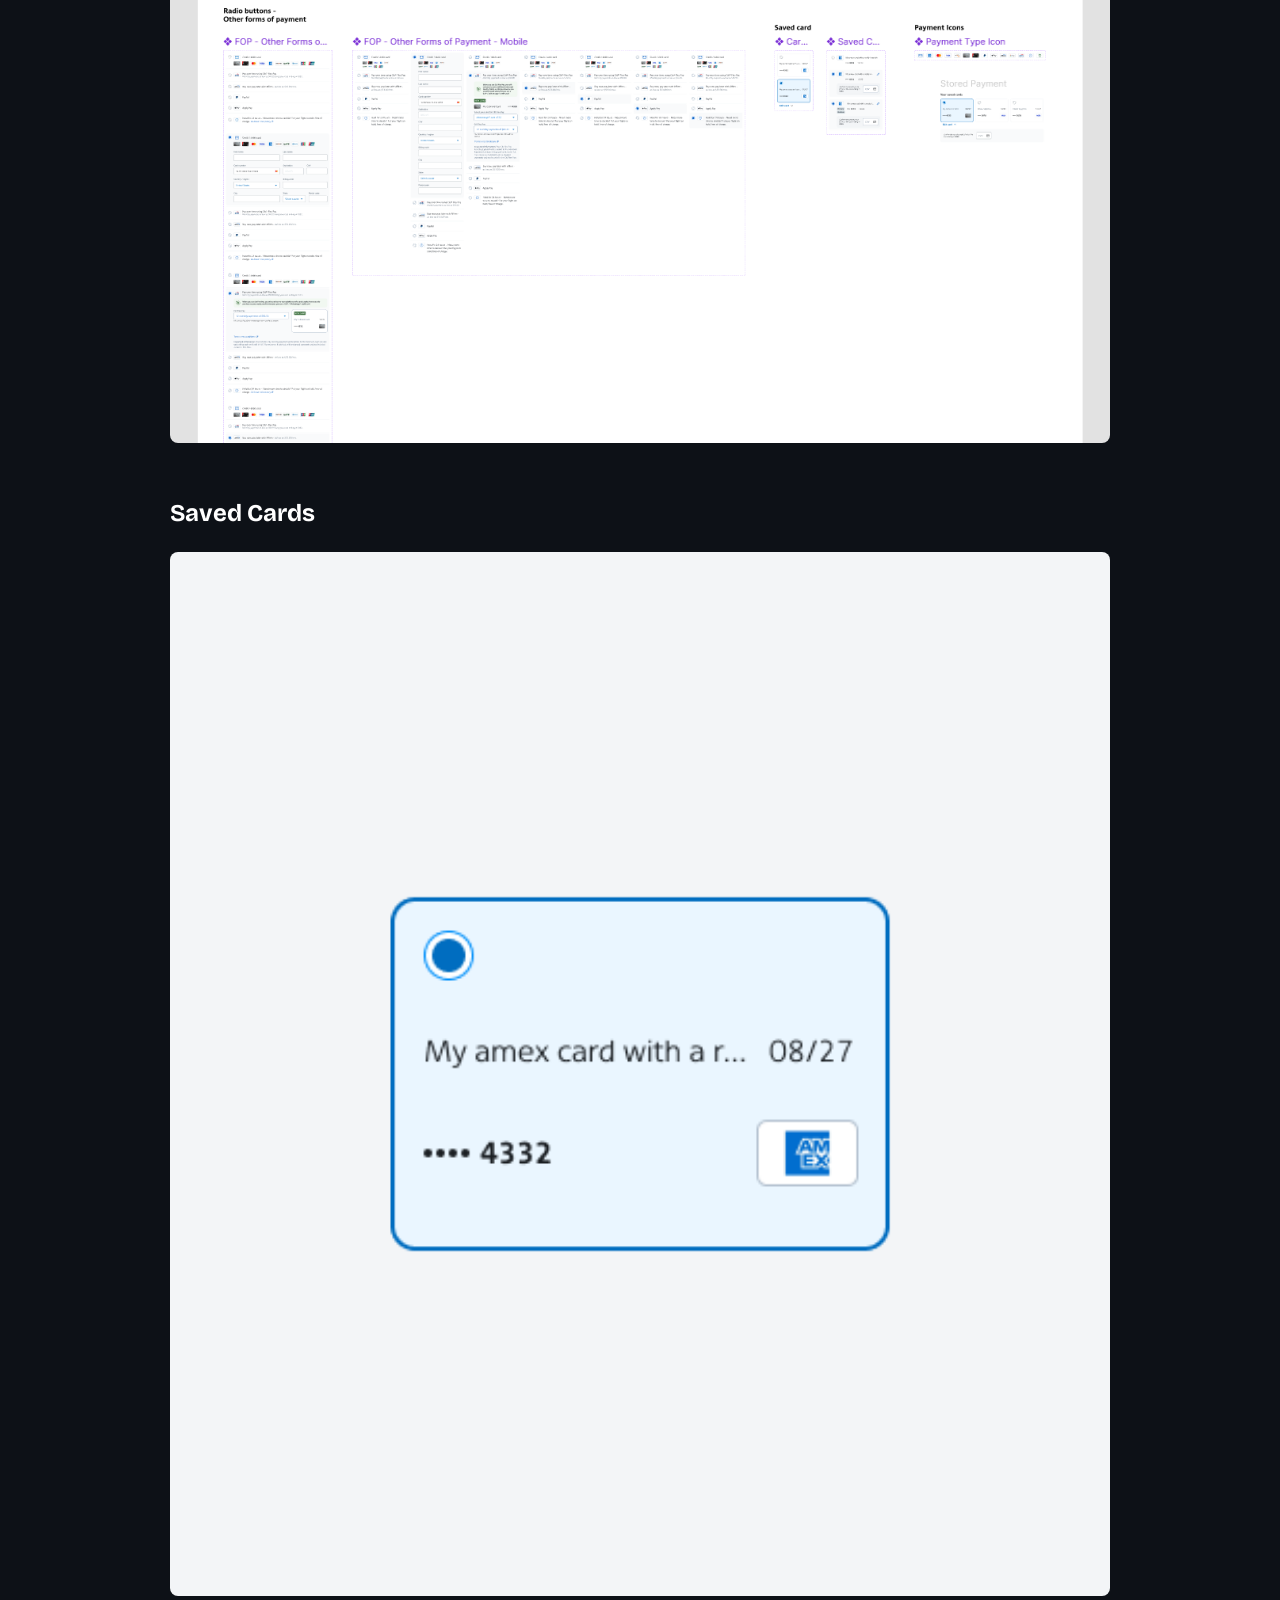
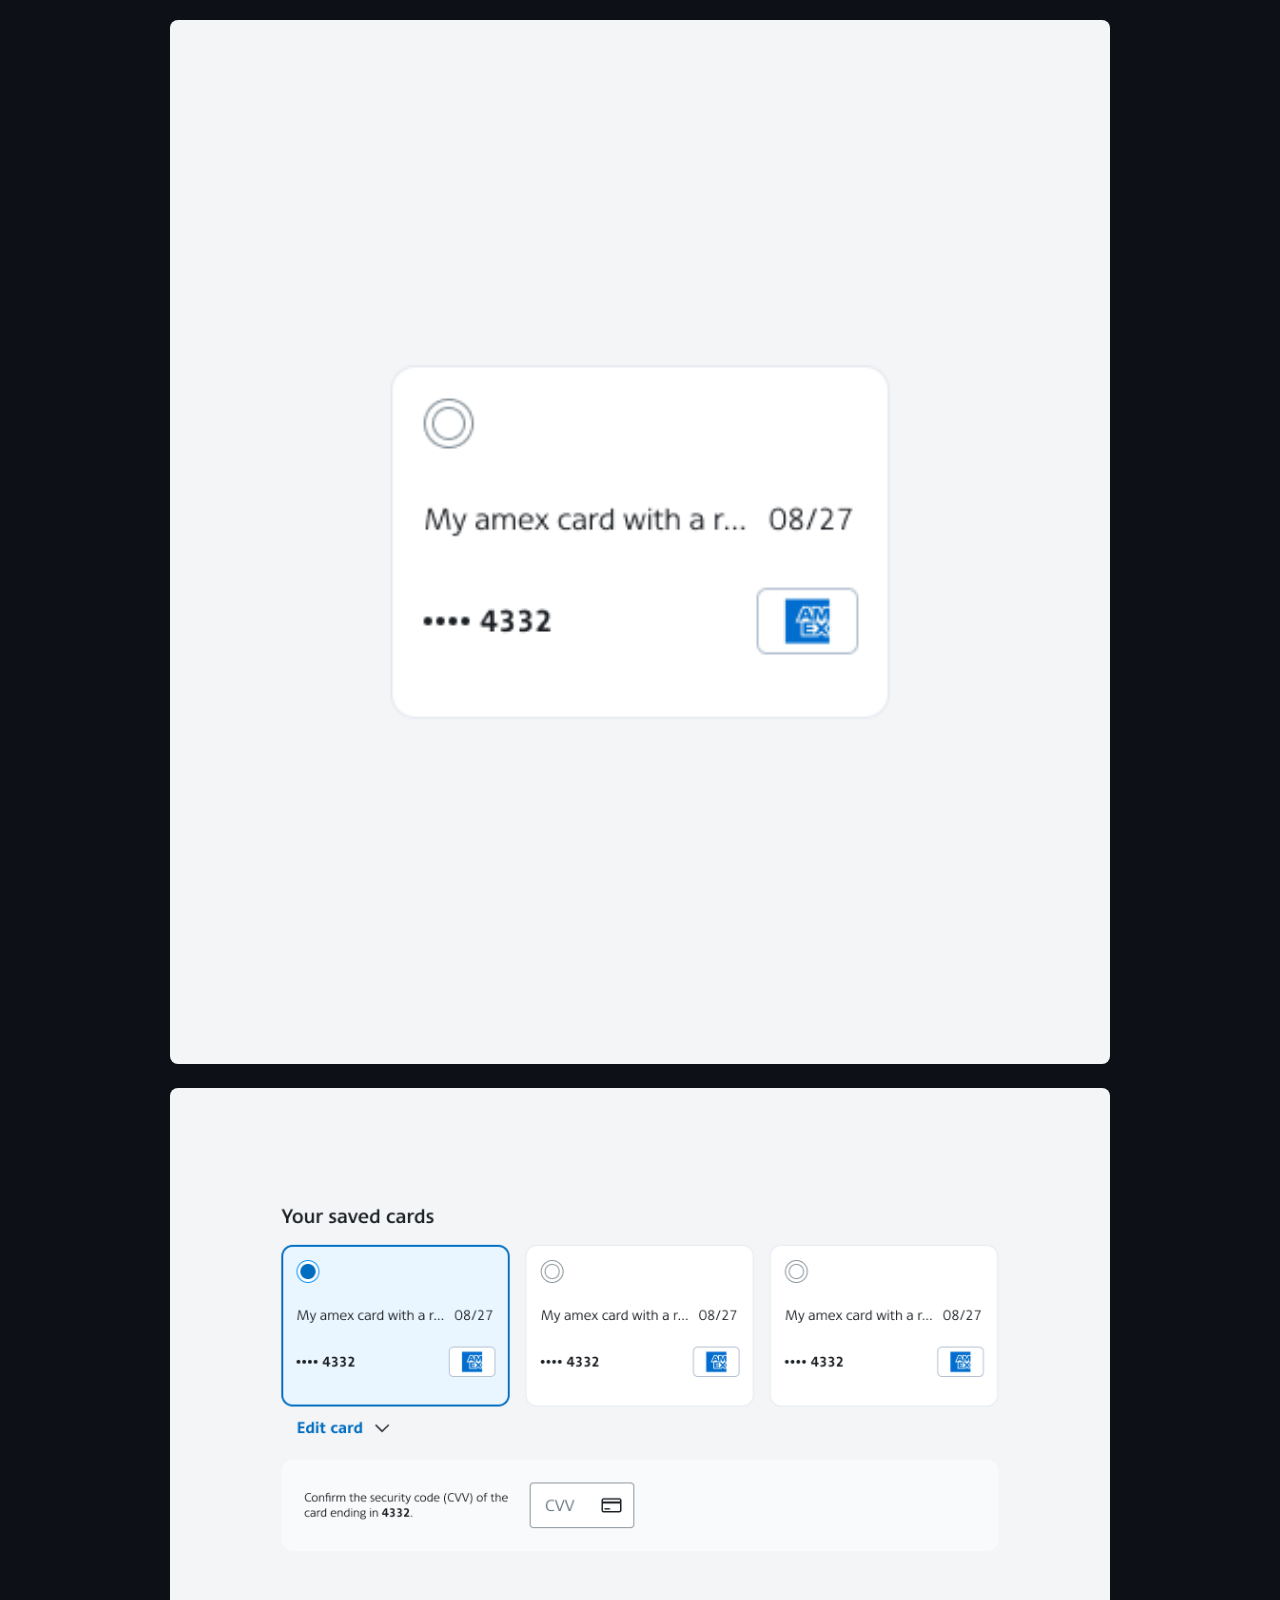
<file: american-airlines---checkout-app/index.html>
<!doctype html>
<html lang="en-US">
<head>
  <meta charset="utf-8">
  <meta name="viewport" content="width=device-width, initial-scale=1">
  <title>Checkout · Kevin Weinpel</title>
  <meta name="description" content="Case study: creating a reusable checkout application for American Airlines, now used across 40 flows.">
  <link rel="icon" href="../assets/images/favicon.svg" type="image/svg+xml">
  <link rel="preconnect" href="https://fonts.googleapis.com">
  <link rel="preconnect" href="https://fonts.gstatic.com" crossorigin>
  <link rel="stylesheet" href="https://fonts.googleapis.com/css2?family=Bricolage+Grotesque:opsz,wght@12..96,400;12..96,700&family=Space+Grotesk:wght@400;700&family=Inter:wght@400&display=swap">
  <link rel="stylesheet" href="https://fonts.googleapis.com/css2?family=Material+Symbols+Outlined:opsz,wght,FILL,GRAD@24,400,0,0&display=block">
  <link rel="stylesheet" href="../css/styles.css">
  <script src="../js/nav.js" defer></script>
</head>
<body class="cs cs--checkout">
  <a class="skip-link" href="#main">Skip to content</a>

  <header class="site-nav">
    <nav class="site-nav__inner" aria-label="Main">
      <a class="site-nav__brand" href="../">Kevin Weinpel</a>
      <button class="site-nav__toggle" type="button" aria-expanded="false" aria-controls="site-nav-links" aria-label="Menu">
        <span></span><span></span><span></span>
      </button>
      <ul class="site-nav__links" id="site-nav-links">
        <li><a href="../just-projects/">Projects</a></li>
        <li><a href="../about/">About</a></li>
        <li><a href="../assets/files/KevinWeinpel_Resume.docx" target="_blank" rel="noopener">Resume</a></li>
      </ul>
    </nav>
  </header>

  <main id="main">
    <section class="cs-hero">
      <div class="container">
        <h1 class="cs-hero__title">Checkout - Creating a reusable payment application</h1>
        <p class="cs-hero__subtitle"><strong>American Airlines website</strong></p>
        <div class="cs-hero__media">
          <iframe src="https://player.vimeo.com/video/1130362205?autoplay=1&amp;muted=1&amp;loop=1&amp;title=0&amp;byline=0&amp;portrait=0&amp;badge=0&amp;autopause=0&amp;background=1" allow="autoplay; fullscreen; picture-in-picture" title="Checkout demo video"></iframe>
        </div>
      </div>
    </section>

    <div class="container">
      <ul class="cs-meta">
        <li><img src="../assets/images/route_24dp_E8EAED.svg" alt="Platforms"><span>Desktop<br>Tablet<br>Mobile Web<br>Kiosk</span></li>
        <li><img src="../assets/images/person_24dp_E8EAED.svg" alt="Team"><span>1 Product Designer<br>4 Product Owners<br>12 Developers</span></li>
        <li><img src="../assets/images/flag_24dp_E8EAED.svg" alt="Deliverables"><span>Research insights<br>Final mockups<br>Interactive prototypes<br>Executive presentations</span></li>
        <li><img src="../assets/images/create_24dp_E8EAED.svg" alt="Tools"><span>Figma<br>UserZoom</span></li>
      </ul>

      <h2 class="label" style="margin-top:64px">The Problem</h2>
      <div class="callout">
        <img src="../assets/images/psychology_24dp_E8EAED.svg" alt="">
        <p class="callout__statement"><strong>American Airlines has many different applications of how to make purchases online.</strong></p>
        <ul class="prose" style="padding-left:1.2em;margin:0;gap:4px">
          <li>Leads to a lot of tech debt and inconsistent experiences.</li>
          <li>Most haven't been updated in years including the primary one in booking.</li>
          <li>The current page is outdated and can be optimized.</li>
        </ul>
      </div>

      <h2 class="label">The Solution</h2>
      <div class="callout">
        <img src="../assets/images/lightbulb_24dp_E8EAED.svg" alt="">
        <p class="callout__statement"><strong>Create a new checkout application that works across all of American Airlines products.</strong></p>
      </div>

      <div class="prose" style="margin-top:24px">
        <p><strong>Our main objectives were:</strong></p>
        <ul>
          <li>Create a reusable and scalable checkout page.</li>
          <li>Reduce errors on the page.</li>
          <li>Increase usage of credits and miles.</li>
        </ul>
      </div>

      <div class="outcomes">
        <h2 class="outcomes__heading"><img src="../assets/images/celebration_24dp_E8EAED.svg" alt="">Outcomes:</h2>
        <ul>
          <li><strong>40 different flows</strong> now use the checkout app.</li>
          <li>10.5% reduction in the top 20 errors on the checkout page</li>
          <li>.44% increase in conversion</li>
          <li>5% increase in ancillary revenue</li>
          <li>Average load time was reduced by 3 seconds</li>
        </ul>
      </div>

      <section class="cs-section">
        <h2>Discovery / Define</h2>

        <div class="cs-block">
          <h3>Design Thinking</h3>
          <div class="prose">
            <p>I kicked off the project by doing multiple design thinking sessions with key stakeholders to start to frame the problem and create goalposts that we wanted to hit with the change in the page. The main objectives for the new booking engine were to increase the incremental revenue that we get from the products we already offer and increase loyalty to the American Airlines brand, either having people join or see the value of becoming more loyal to the airline.</p>
            <p>We did a competitive analysis into a buy a feature session and then used the data from those two to map the ideas on an importance difficulty matrix. The initial design thinking sessions helped us decide what success looked like for the project and more concrete goals to achieve the objectives that American Airlines was looking for.</p>
          </div>
          <h4>New rough booking flow</h4>
          <div class="prose"><p>The sessions ended with us having some general goals for the search team to go after and a rough diagram of the vision for what the stakeholders would want the booking flow to be in the future. Our initial design thinking sessions we did as a team helped align all the teams involved on a unified vision for the future of booking on aa.com.</p></div>
          <figure class="figure"><img src="../assets/images/Schematic-Diagram.png" alt="Rough diagram of the future booking flow" loading="lazy"></figure>
        </div>

        <div class="cs-block">
          <h3>Competitive Analysis</h3>
          <div class="prose">
            <p>I conducted a competitive analysis of major airlines and leading e-commerce platforms to identify effective checkout patterns and pain points. By comparing user flows, pricing displays, and payment methods, I uncovered best practices that improve clarity and reduce friction. These insights directly informed the design of a new checkout experience that feels modern, intuitive, and aligned with user expectations.</p>
            <p>We looked at other major airlines to see what they were doing, but we also looked at large e-commerce sites to see what we can learn from them also.</p>
          </div>
          <div class="stack">
            <img src="../assets/images/CompetitiveAnalysis.png" alt="Competitive analysis of airline checkout pages" loading="lazy">
            <img src="../assets/images/CompetitiveAnalysis2.png" alt="Competitive analysis of e-commerce checkout pages" loading="lazy">
          </div>
        </div>

        <div class="cs-block">
          <h3>Problems that we uncovered</h3>
          <div class="problem-list">
            <blockquote class="quote"><img src="../assets/images/psychology_24dp_E8EAED.svg" alt=""><p>Cognitive load of the current page is very high</p></blockquote>
            <blockquote class="quote"><img src="../assets/images/settings_24dp_E8EAED.svg" alt=""><p>Components on the page don't dynamically reload.</p></blockquote>
            <blockquote class="quote"><img src="../assets/images/devices_24dp_E8EAED.svg" alt=""><p>There are hundreds of different products that all have their own checkout page.</p></blockquote>
          </div>
        </div>
      </section>

      <section class="cs-section">
        <h2>Design / Deliver</h2>

        <div class="cs-block">
          <h3>Wireframes</h3>
          <div class="prose"><p>Wireframes for the checkout app</p></div>
          <div class="stack">
            <img src="../assets/images/Possible-new-flow.png" alt="Possible new checkout flow" loading="lazy">
            <img src="../assets/images/Screenshot-2025-09-09-at-4.27.54-PM.png" alt="Checkout wireframes" loading="lazy">
          </div>
        </div>

        <div class="cs-block">
          <h3>Design &amp; Validation</h3>
          <div class="prose"><p>In my role, I led the creation of wireframes for a new checkout experience, starting with low-fidelity sketches to align on structure and user flow before moving into interactive prototypes. These wireframes became a shared reference point across teams, helping me collaborate more effectively with product managers to clarify requirements, with developers to confirm feasibility, and with business stakeholders to ensure alignment with goals and constraints. Because the ideas were visual and tangible early on, we were able to surface questions, get feedback, and make decisions quickly. The wireframes also allowed me to run usability tests with users early in the process, validating assumptions and refining the flow before any development work began, which ultimately reduced rework and improved cross-functional alignment.</p></div>
        </div>

        <div class="cs-block">
          <h3>Legacy designs</h3>
          <figure class="figure"><img src="../assets/images/Review-and-Pay-3-.png" alt="Legacy review and pay page" loading="lazy"></figure>
        </div>

        <div class="cs-block">
          <h3>Redesigned Checkout</h3>
          <figure class="figure"><img src="../assets/images/Screenshot-2025-09-09-at-4.44.16-PM.png" alt="Redesigned checkout page" loading="lazy"></figure>
        </div>

        <div class="cs-block">
          <h3>Form Container Components</h3>
          <div class="prose">
            <p>One of the enhancements I wanted to make to the American Airlines checkout page was using progressive disclosure on the form. Looking at other e-commerce companies we were able to see how they were building their payment form with steps. Breaking the large payment form into many smaller forms allows us to improve both the front-end UX and the back-end architecture.</p>
            <p><strong>Some of the benefits:</strong></p>
            <ul>
              <li>Breaking up a very long form into smaller more consumable forms.</li>
              <li>Smaller chunks to do error validation on.</li>
              <li>Dynamically updating components.</li>
              <li>Allowing trip offers to be combined with other payment methods or credits.</li>
            </ul>
            <p>We started by breaking the payment form into two steps as the MVP, but then added more steps to include all the different sub-forms that are required for various use cases.</p>
          </div>
          <figure class="figure"><img src="../assets/images/Review-and-Pay-4-.png" alt="Form container components" loading="lazy"></figure>
        </div>

        <div class="cs-block">
          <h3>Payment form</h3>
          
          <div class="stack">
            <img src="../assets/images/Saved-Card_3.png" alt="Payment form with saved card" loading="lazy">
            <img src="../assets/images/Forms-of-payment.png" alt="Forms of payment" loading="lazy">
          </div>
        </div>

        <div class="cs-block">
          <h3>Saved Cards</h3>
          <div class="stack">
            <img src="../assets/images/Saved-Card_2.png" alt="Saved cards design" loading="lazy">
            <img src="../assets/images/Saved-Card_1.png" alt="Saved cards design, alternate state" loading="lazy">
            <img src="../assets/images/Saved-Card.png" alt="Saved cards design, selection" loading="lazy">
          </div>
        </div>

        <div class="cs-block">
          <h3>New flight card</h3>
          <div class="prose"><p>Part of the new checkout app was creating a new flight card component. This is a component that appears in many places around aa.com. It took collaboration across many designers to align on the new direction for the card. It took many months of conversation and designing to come to a good solution.</p></div>

          <div class="prose" style="margin-top:32px"><p><strong>Segment card</strong><br>The top tabs of the card are the slices and then each card is the segment of the trip.</p></div>
          <figure class="figure"><img src="../assets/images/FlightCard1.png" alt="Segment flight card" loading="lazy"></figure>

          <div class="prose" style="margin-top:32px"><p><strong>Expanded view</strong><br>Includes all the details that users would see on each slice of their flight search.</p></div>
          <figure class="figure"><img src="../assets/images/FlightCard2.png" alt="Expanded flight card" loading="lazy"></figure>

          <div class="prose" style="margin-top:32px"><p><strong>Code share flights</strong><br>If a flight is a code share (half AA, half another airline) we wanted to make it more clear that the user will be traveling with another airline for that portion of the trip.</p></div>
          <figure class="figure"><img src="../assets/images/FlightCard3.png" alt="Code share flight card" loading="lazy"></figure>

          <div class="prose" style="margin-top:32px"><p><strong>Other transportation</strong><br>At American Airlines we also offer tickets with buses and train legs. So we would need to make it clear to people that they are purchasing a ticket that could be a bus and a flight.</p></div>
          <figure class="figure"><img src="../assets/images/FlightCard4.png" alt="Flight card with bus or train leg" loading="lazy"></figure>
        </div>

        <div class="cs-block">
          <h3>Other payment services</h3>
          <ul class="prose" style="padding-left:1.2em;margin:0;gap:4px">
            <li>All additional journeys</li>
            <li>Modal</li>
            <li>QR code on the kiosk</li>
          </ul>
        </div>
      </section>

      <section class="cs-section">
        <h2>Final Outcome</h2>
        <ul class="final-outcomes">
          <li><img src="../assets/images/devices_24dp_E8EAED.svg" alt=""><h3>40 journeys so far have adopted the checkout app</h3></li>
          <li><img src="../assets/images/payments_24dp_E8EAED_FILL0_wght400_GRAD0_opsz24.svg" alt=""><h3>Increased checkout conversion by .44%</h3></li>
          <li><img src="../assets/images/payments_24dp_E8EAED_FILL0_wght400_GRAD0_opsz24.svg" alt=""><h3>5% increase in ancillary revenue</h3></li>
          <li><span class="material-symbols-outlined" aria-hidden="true">trending_down</span><h3>10.5% reduction in the top 20 errors on the checkout page</h3></li>
          <li><span class="material-symbols-outlined" aria-hidden="true">trending_down</span><h3>Average load time was reduced by 3 seconds</h3></li>
        </ul>
      </section>

      <section class="cs-end" aria-labelledby="cs-end-title">
        <p class="ending-text">Thanks for reading!</p>
        <div class="cs-end__contact">
          <p>Want to talk about this project, or one like it?</p>
          <a class="button button--light" href="mailto:kevinweinpel@protonmail.com">Email me</a>
        </div>
        <h2 class="cs-end__title" id="cs-end-title">Next case study</h2>
        <a class="case-card" href="../team-app/">
          <div class="case-card__media">
            <img src="../assets/images/TeamApp_1.jpg" alt="Screens from the Service Autopilot Team App" loading="lazy">
          </div>
          <div class="case-card__body">
            <h3 class="case-card__title">Service Autopilot - Team App</h3>
            <p class="case-card__text">A 0→1 mobile app that streamlined how service teams manage tasks, schedules, and field operations.</p>
            <span class="case-card__cta" aria-hidden="true">Read case study →</span>
          </div>
        </a>
      </section>
    </div>
  </main>

  <footer class="site-footer">
    <div class="site-footer__inner">
      <div class="site-footer__info">
        <div class="site-footer__brand">
          <h2 class="site-footer__name">Kevin Weinpel</h2>
          <img src="../assets/images/footer-asterisk.svg" width="38.9205" height="40.9091" alt="">
        </div>
        <address>Dallas, Texas<br><a href="mailto:kevinweinpel@protonmail.com">kevinweinpel@protonmail.com</a></address>
      </div>
      <ul class="site-footer__links">
        <li><a href="../just-projects/">All projects</a></li>
        <li><a href="https://www.linkedin.com/in/kevin-weinpel-b35967112/" target="_blank" rel="noopener">LinkedIn</a></li>
        <li><a href="../assets/files/KevinWeinpel_Resume.docx" target="_blank" rel="noopener">Resume</a></li>
      </ul>
      <p class="site-footer__copy">© 2026 – Kevin Weinpel</p>
    </div>
  </footer>
</body>
</html>
</file>
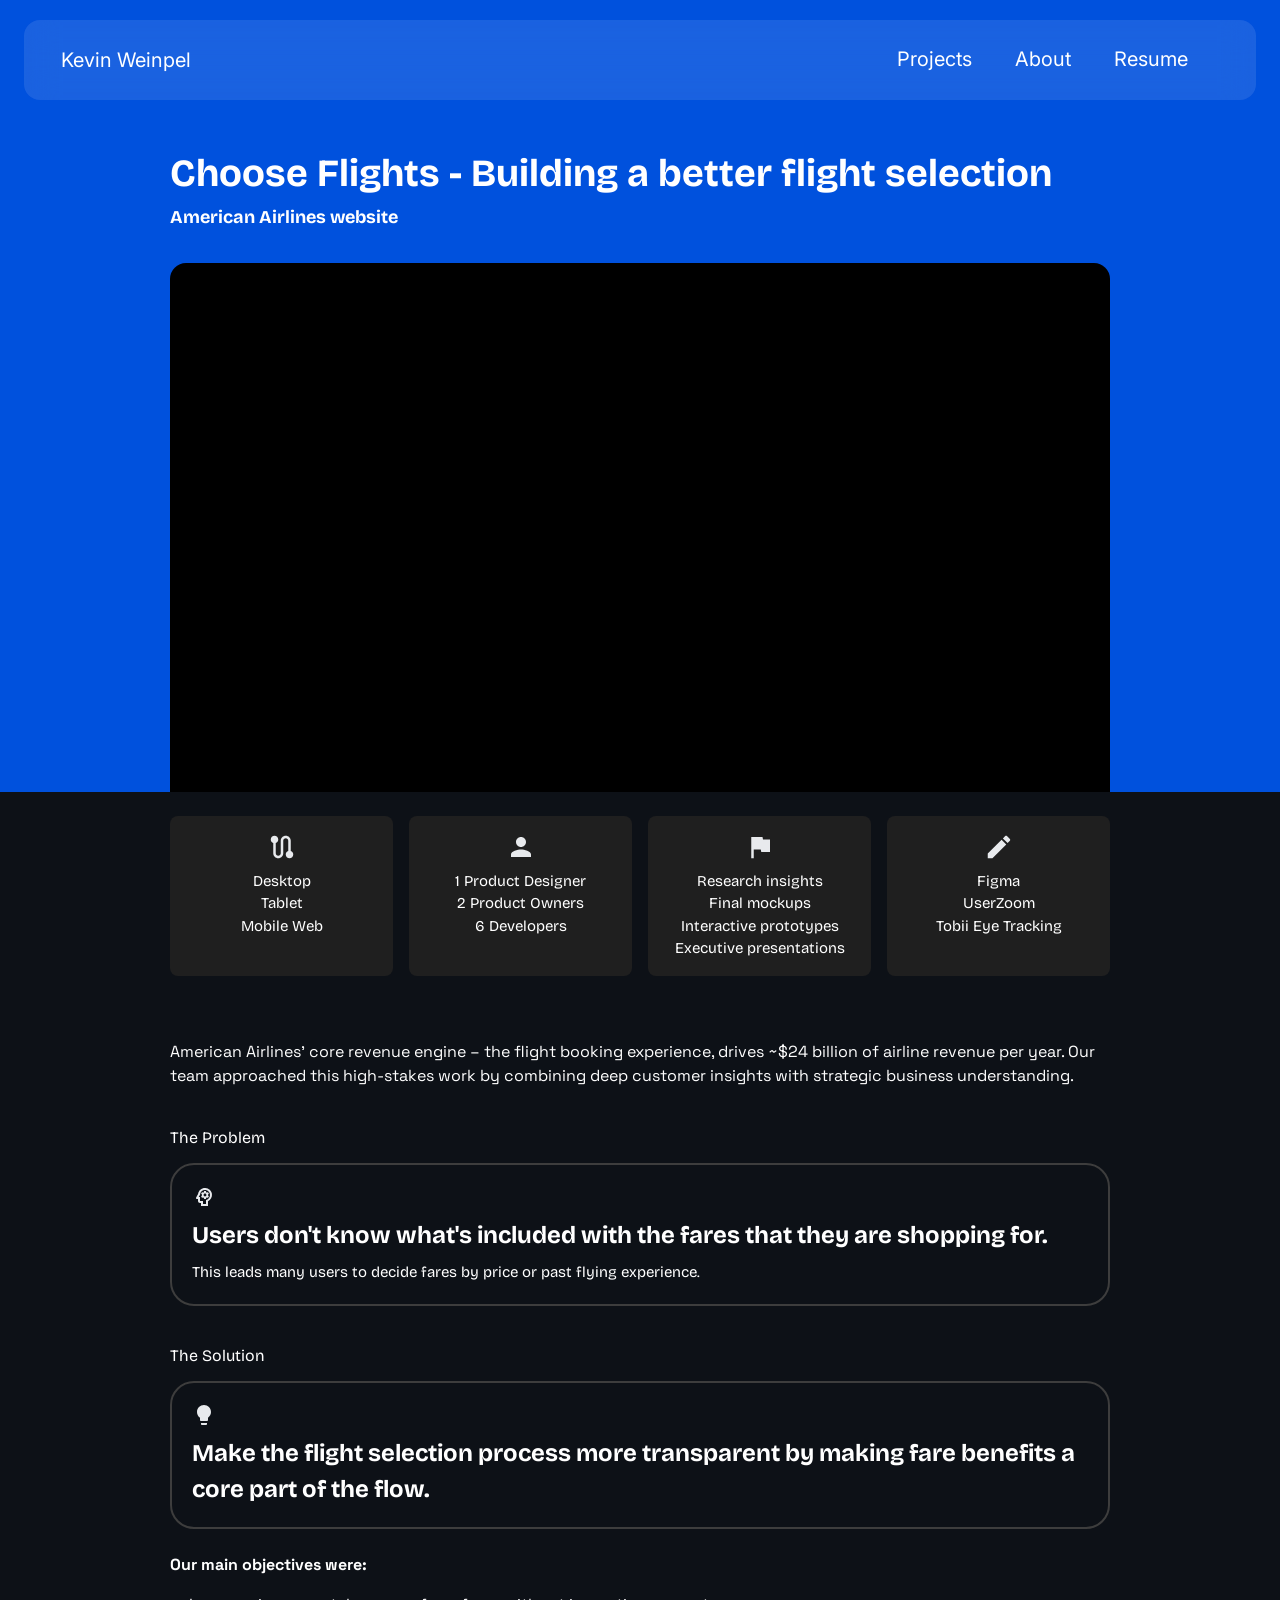
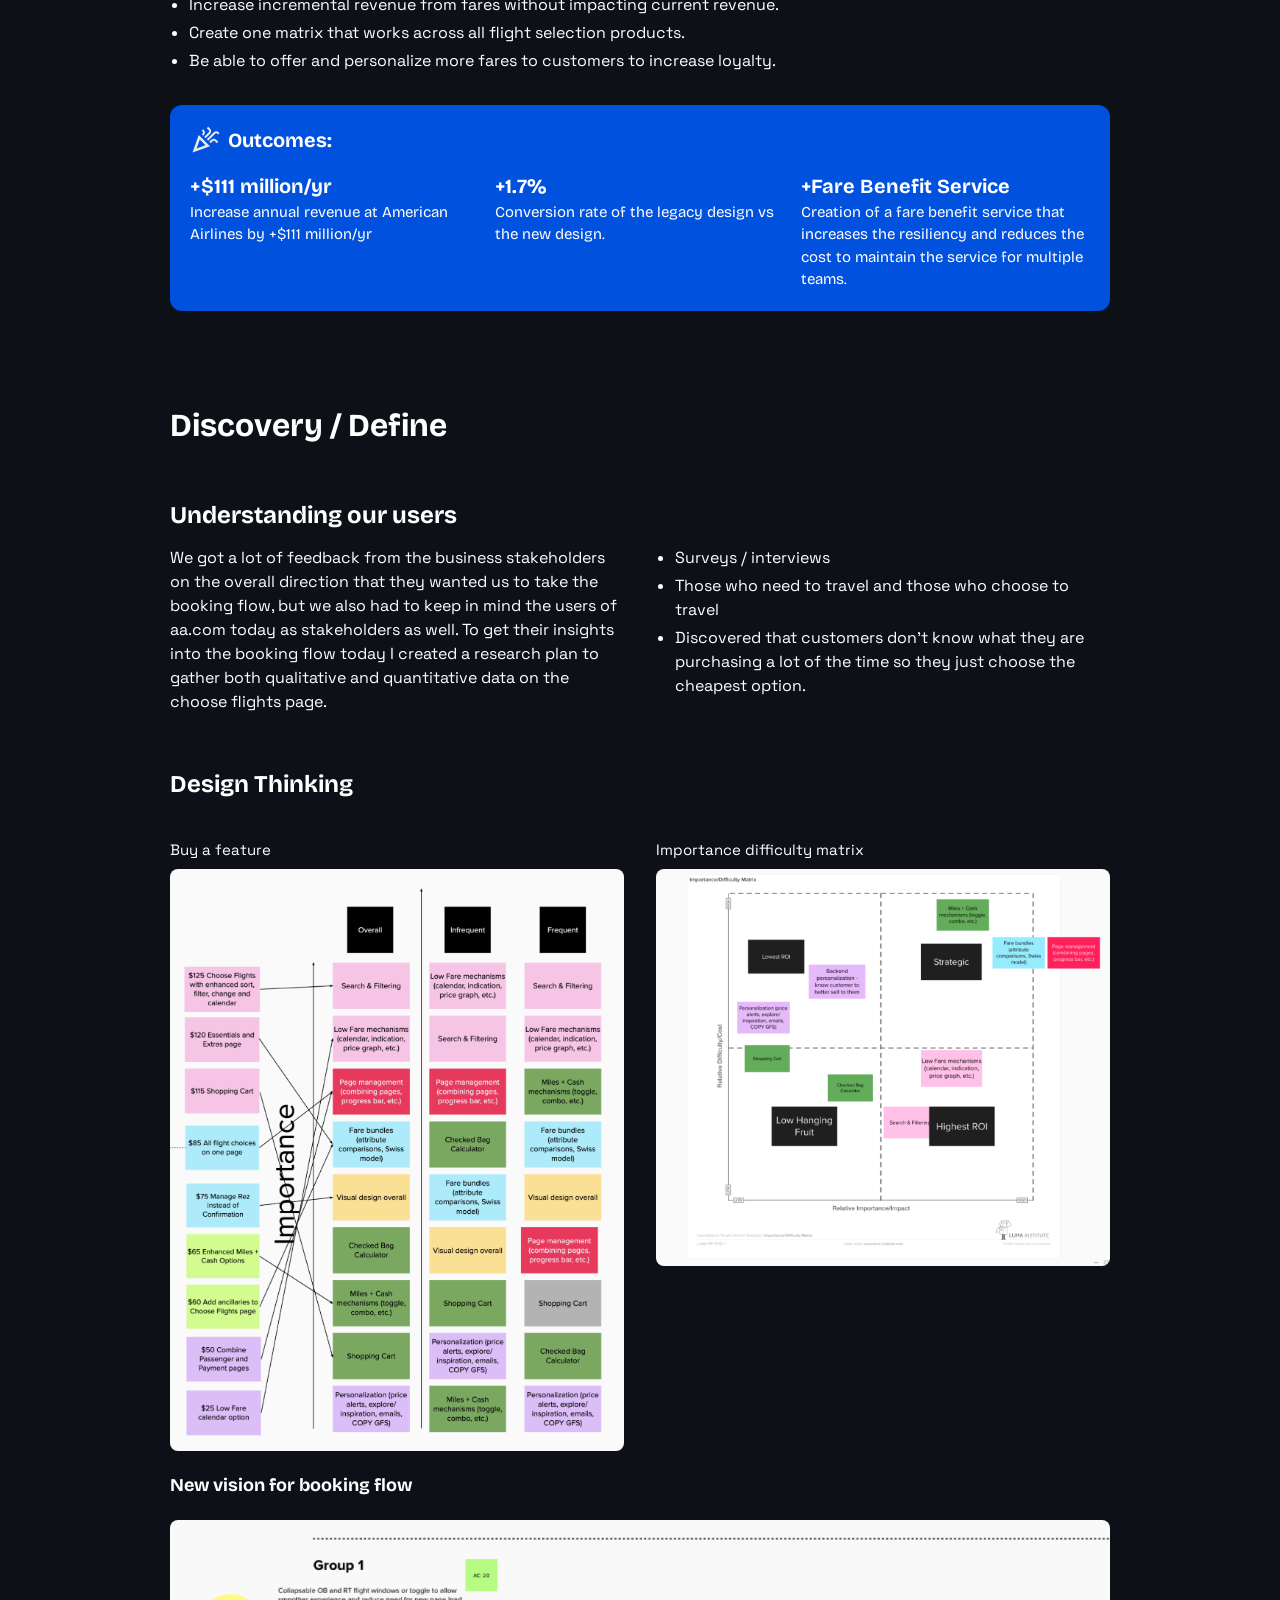
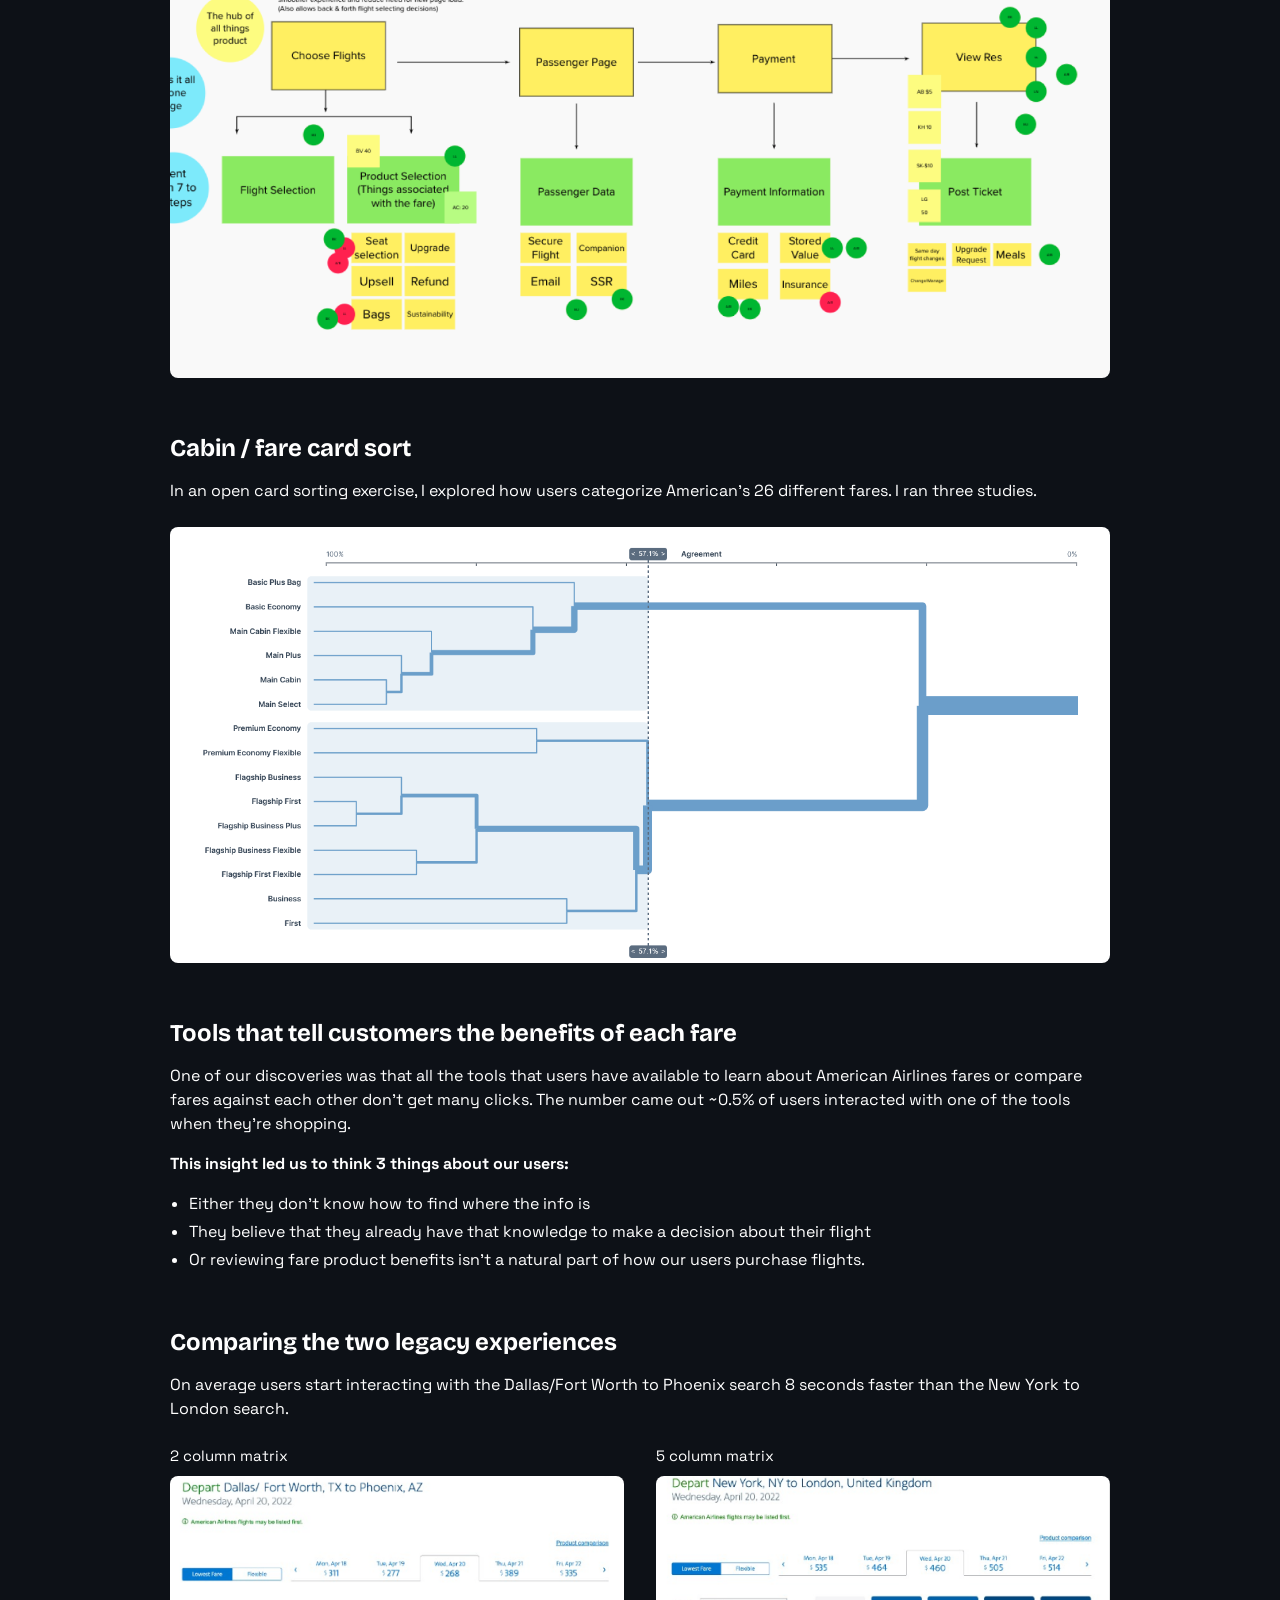
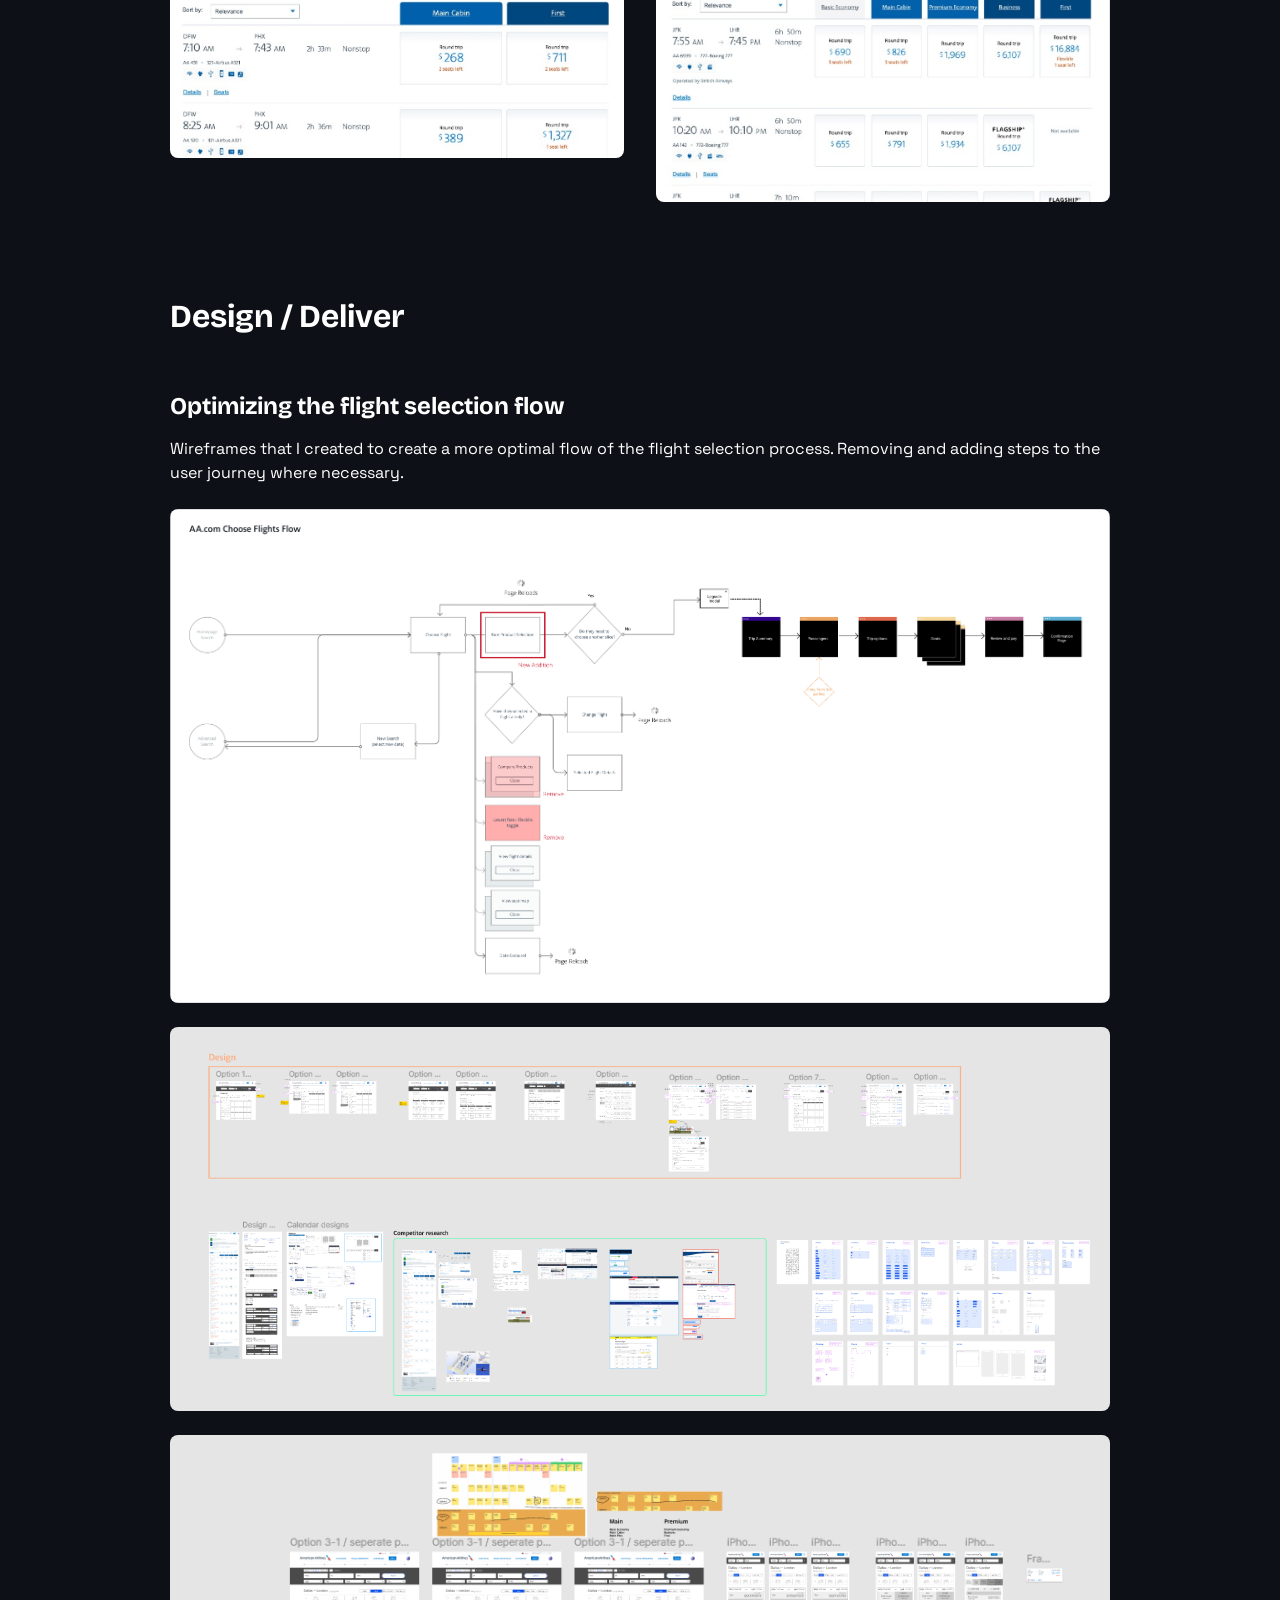
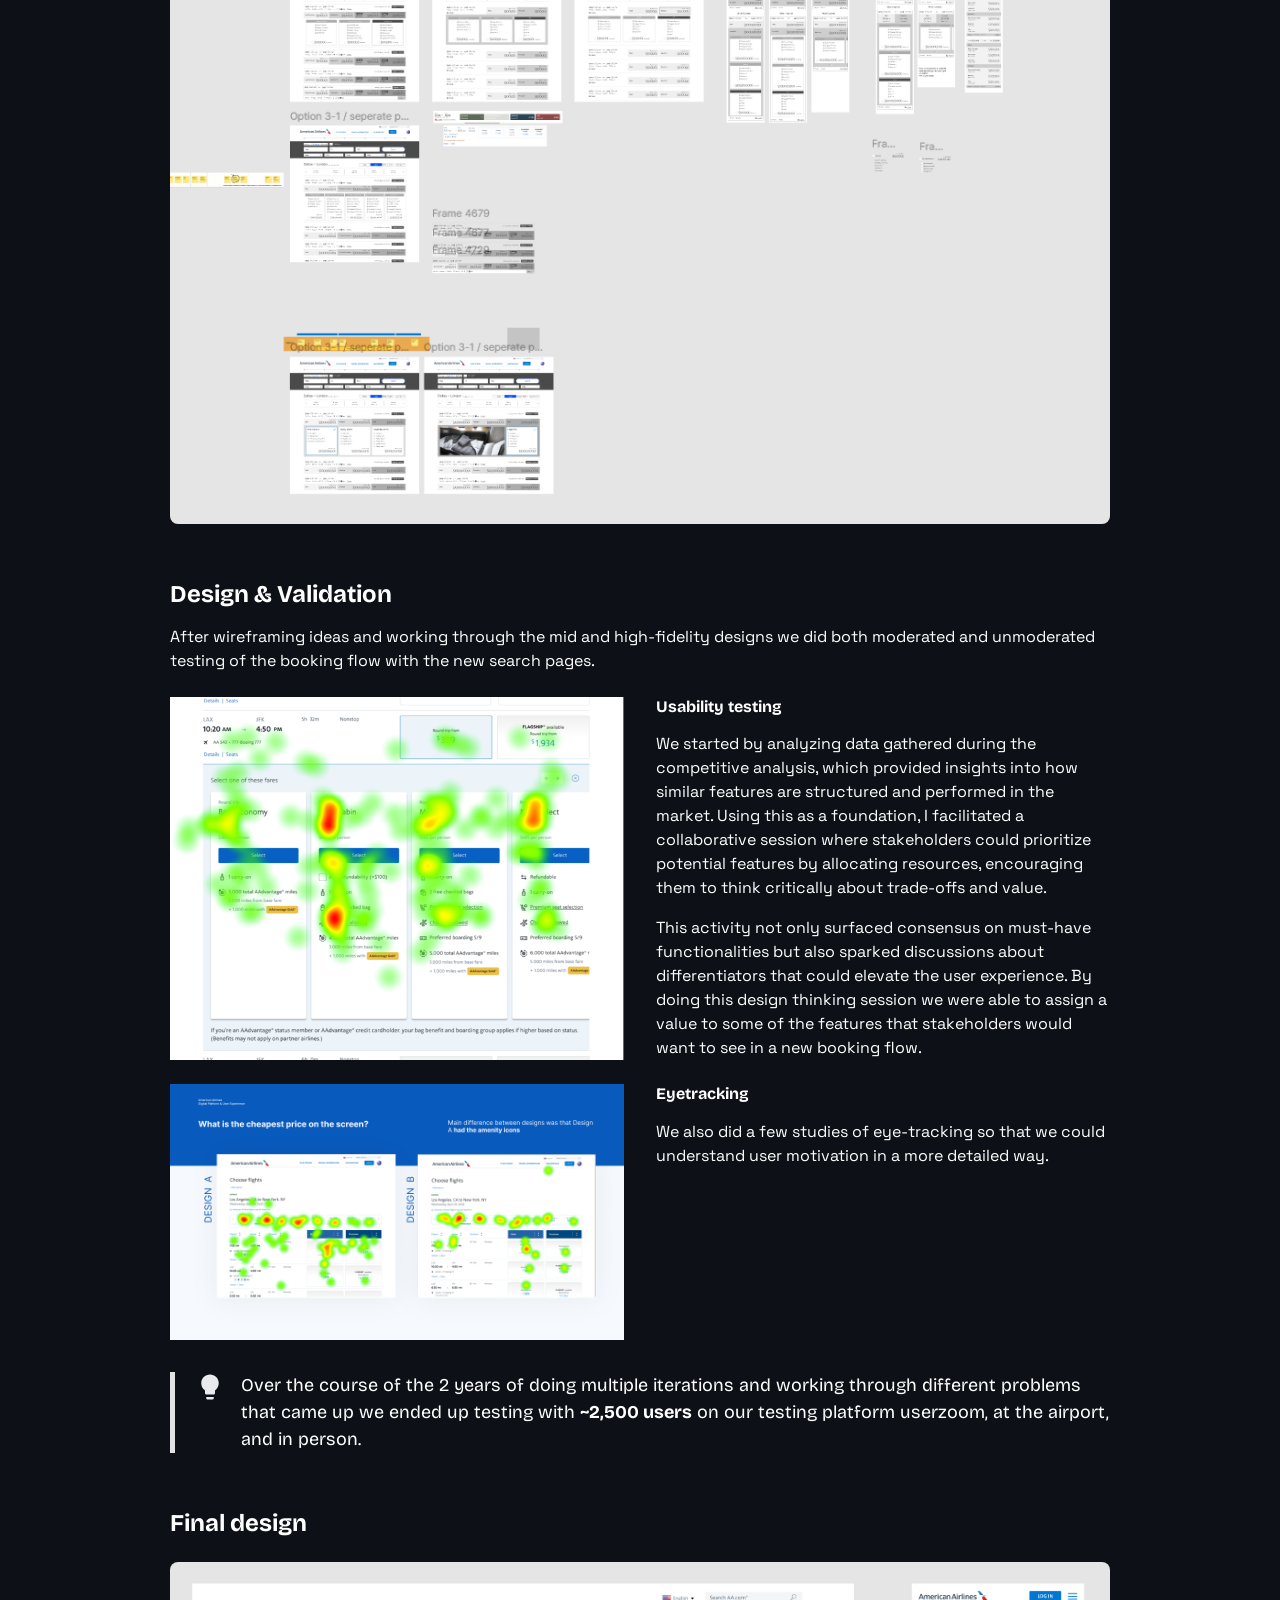
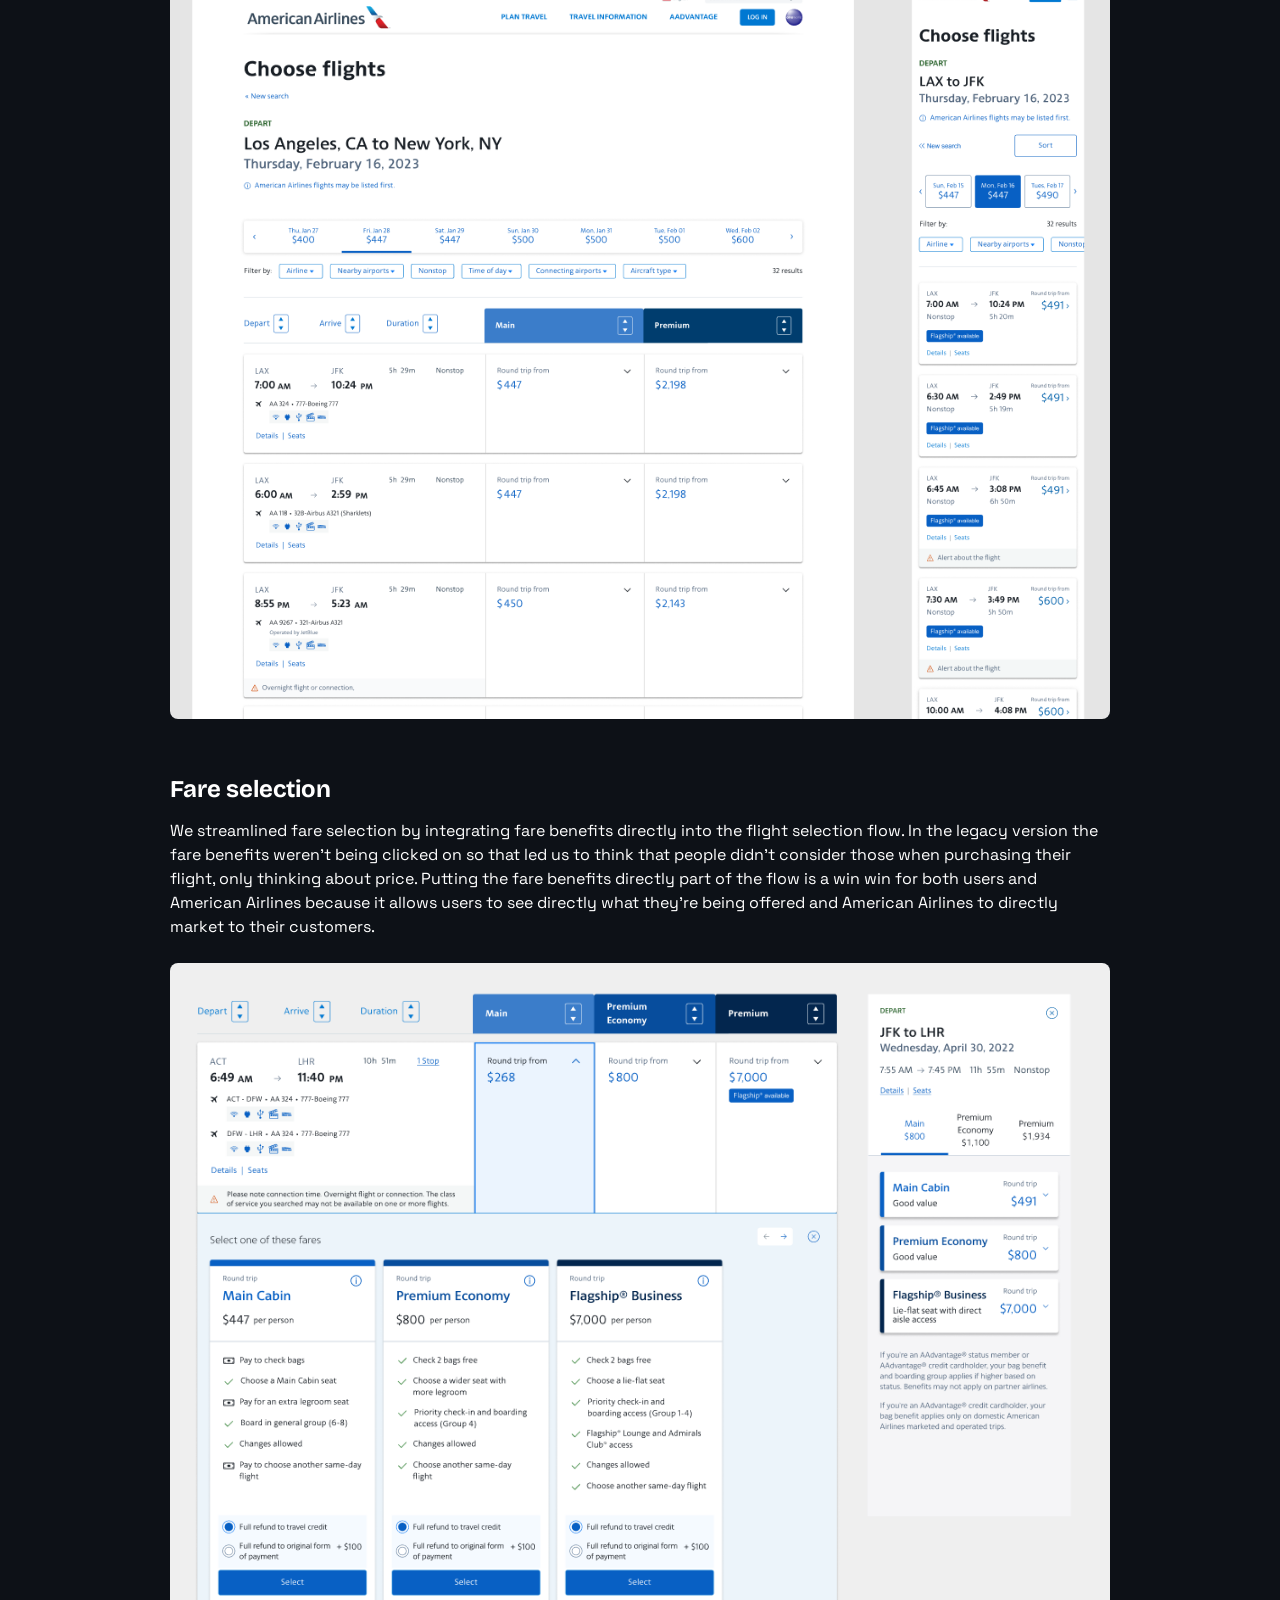
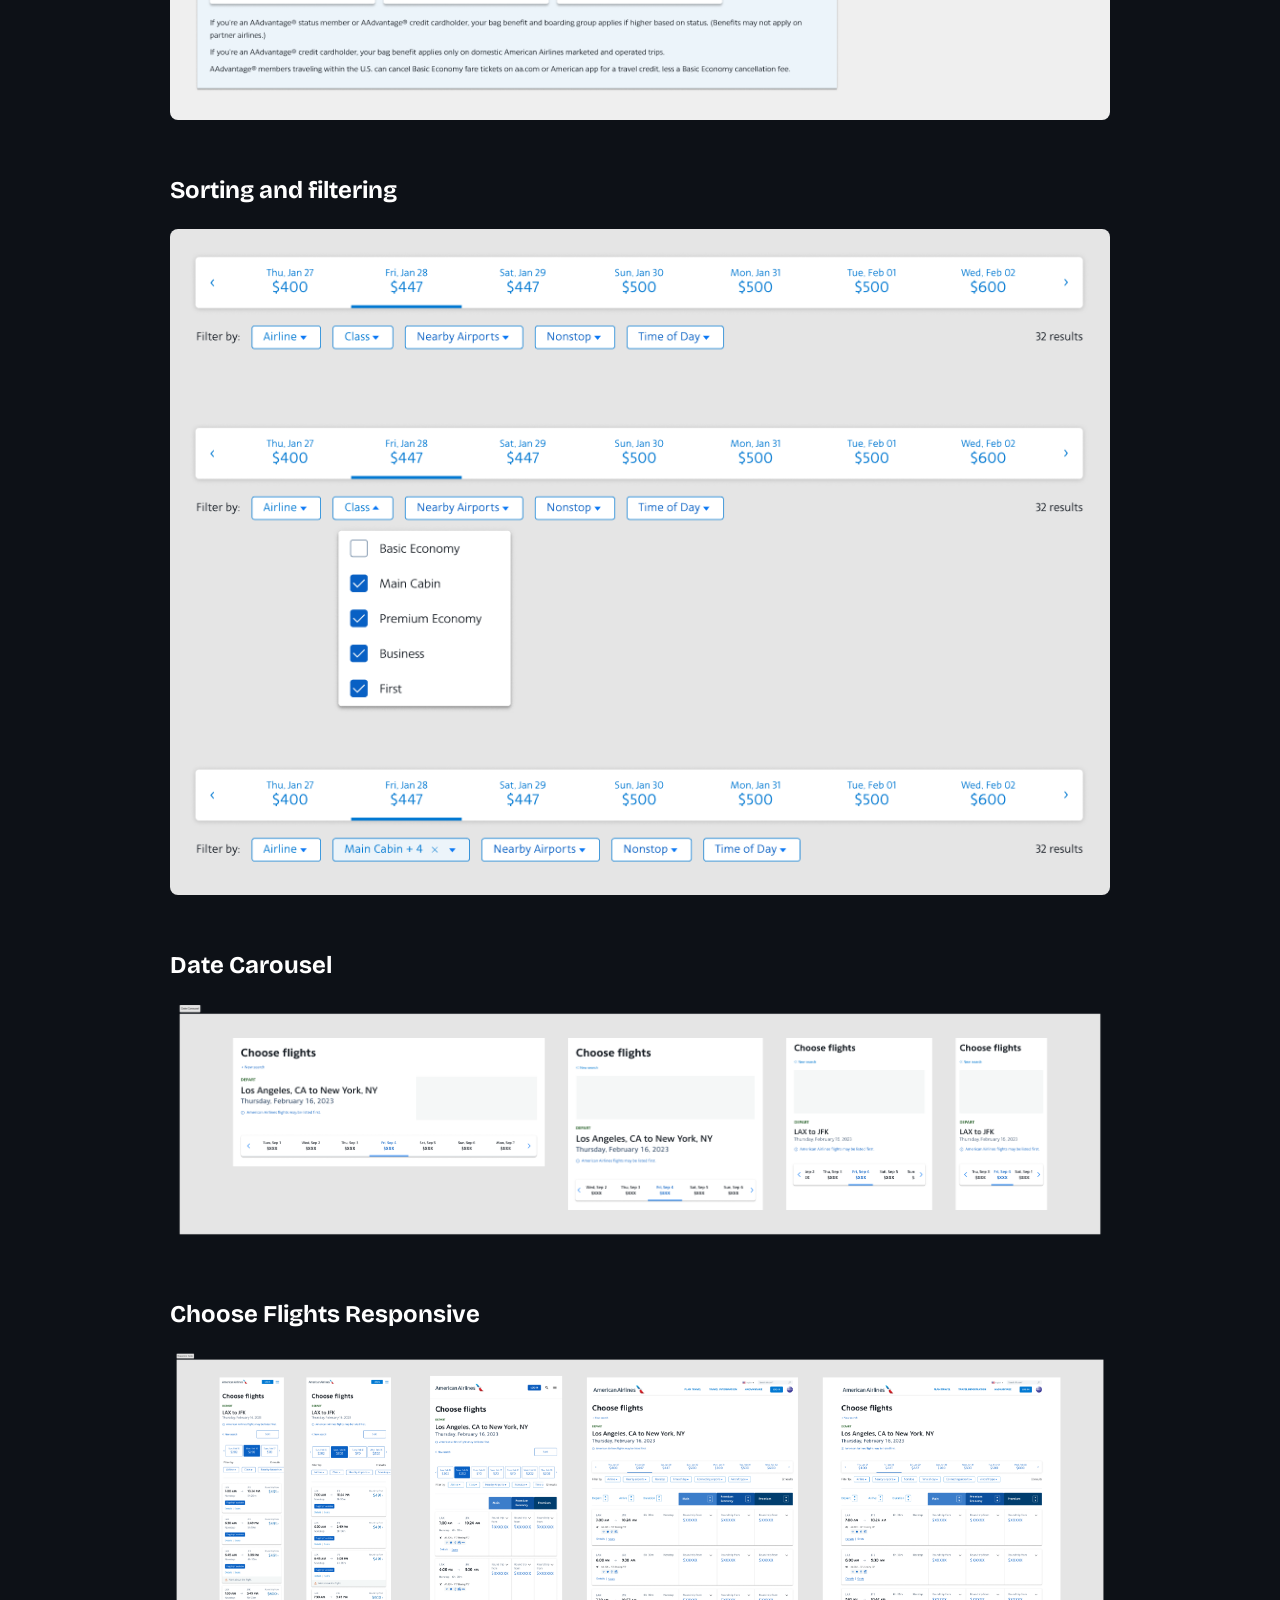
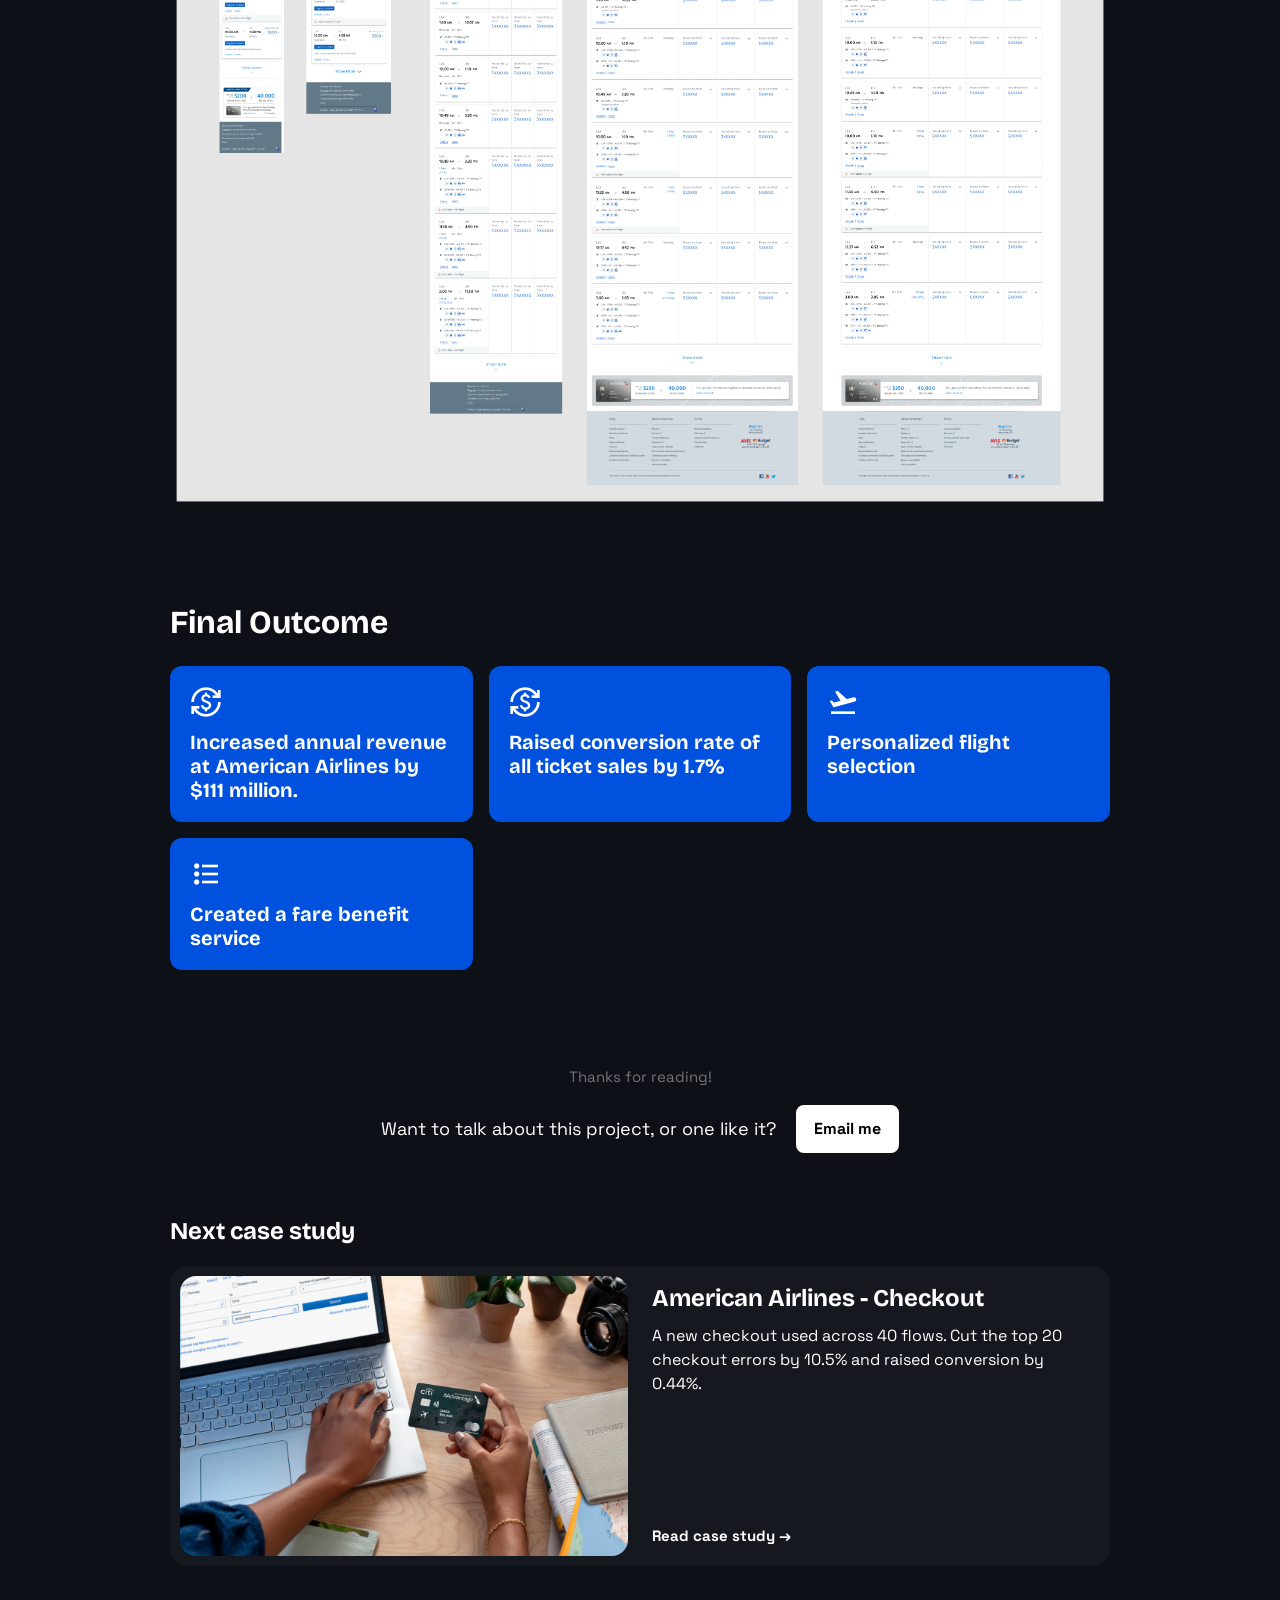
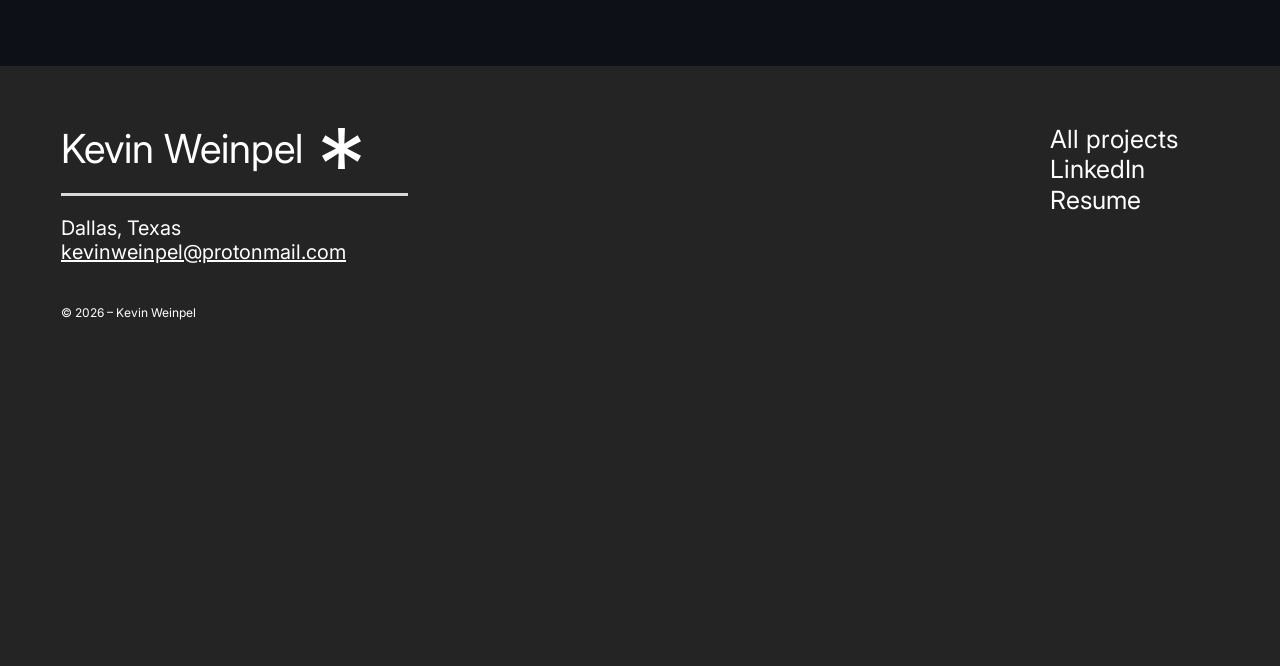
<file: american-airlines---choose-flights/index.html>
<!doctype html>
<html lang="en-US">
<head>
  <meta charset="utf-8">
  <meta name="viewport" content="width=device-width, initial-scale=1">
  <title>Choose Flights · Kevin Weinpel</title>
  <meta name="description" content="Case study: redesigning the American Airlines flight selection experience, adding $111 million per year in revenue.">
  <link rel="icon" href="../assets/images/favicon.svg" type="image/svg+xml">
  <link rel="preconnect" href="https://fonts.googleapis.com">
  <link rel="preconnect" href="https://fonts.gstatic.com" crossorigin>
  <link rel="stylesheet" href="https://fonts.googleapis.com/css2?family=Bricolage+Grotesque:opsz,wght@12..96,400;12..96,700&family=Space+Grotesk:wght@400;700&family=Inter:wght@400&display=swap">
  <link rel="stylesheet" href="https://fonts.googleapis.com/css2?family=Material+Symbols+Outlined:opsz,wght,FILL,GRAD@24,400,0,0&display=block">
  <link rel="stylesheet" href="../css/styles.css">
  <script src="../js/nav.js" defer></script>
</head>
<body class="cs cs--choose-flights">
  <a class="skip-link" href="#main">Skip to content</a>

  <header class="site-nav">
    <nav class="site-nav__inner" aria-label="Main">
      <a class="site-nav__brand" href="../">Kevin Weinpel</a>
      <button class="site-nav__toggle" type="button" aria-expanded="false" aria-controls="site-nav-links" aria-label="Menu">
        <span></span><span></span><span></span>
      </button>
      <ul class="site-nav__links" id="site-nav-links">
        <li><a href="../just-projects/">Projects</a></li>
        <li><a href="../about/">About</a></li>
        <li><a href="../assets/files/KevinWeinpel_Resume.docx" target="_blank" rel="noopener">Resume</a></li>
      </ul>
    </nav>
  </header>

  <main id="main">
    <section class="cs-hero">
      <div class="container">
        <h1 class="cs-hero__title">Choose Flights - Building a better flight selection</h1>
        <p class="cs-hero__subtitle"><strong>American Airlines website</strong></p>
        <div class="cs-hero__media">
          <iframe src="https://player.vimeo.com/video/1059188437?autoplay=1&amp;muted=1&amp;loop=1&amp;title=0&amp;byline=0&amp;portrait=0&amp;badge=0&amp;autopause=0&amp;background=1" allow="autoplay; fullscreen; picture-in-picture" title="Choose Flights demo video"></iframe>
        </div>
      </div>
    </section>

    <div class="container">
      <ul class="cs-meta">
        <li><img src="../assets/images/route_24dp_E8EAED.svg" alt="Platforms"><span>Desktop<br>Tablet<br>Mobile Web</span></li>
        <li><img src="../assets/images/person_24dp_E8EAED.svg" alt="Team"><span>1 Product Designer<br>2 Product Owners<br>6 Developers</span></li>
        <li><img src="../assets/images/flag_24dp_E8EAED.svg" alt="Deliverables"><span>Research insights<br>Final mockups<br>Interactive prototypes<br>Executive presentations</span></li>
        <li><img src="../assets/images/create_24dp_E8EAED.svg" alt="Tools"><span>Figma<br>UserZoom<br>Tobii Eye Tracking</span></li>
      </ul>

      <div class="cs-intro prose">
        <p>American Airlines' core revenue engine – the flight booking experience, drives ~$24 billion of airline revenue per year. Our team approached this high-stakes work by combining deep customer insights with strategic business understanding.</p>
      </div>

      <h2 class="label">The Problem</h2>
      <div class="callout">
        <img src="../assets/images/psychology_24dp_E8EAED.svg" alt="">
        <p class="callout__statement"><strong>Users don't know what's included with the fares that they are shopping for.</strong></p>
        <p>This leads many users to decide fares by price or past flying experience.</p>
      </div>

      <h2 class="label">The Solution</h2>
      <div class="callout">
        <img src="../assets/images/lightbulb_24dp_E8EAED.svg" alt="">
        <p class="callout__statement"><strong>Make the flight selection process more transparent by making fare benefits a core part of the flow.</strong></p>
      </div>

      <div class="prose" style="margin-top:24px">
        <p><strong>Our main objectives were:</strong></p>
        <ul>
          <li>Increase incremental revenue from fares without impacting current revenue.</li>
          <li>Create one matrix that works across all flight selection products.</li>
          <li>Be able to offer and personalize more fares to customers to increase loyalty.</li>
        </ul>
      </div>

      <div class="outcomes">
        <h2 class="outcomes__heading"><img src="../assets/images/celebration_24dp_E8EAED.svg" alt="">Outcomes:</h2>
        <div class="outcomes__grid">
          <p><strong>+$111 million/yr</strong>Increase annual revenue at American Airlines by +$111 million/yr</p>
          <p><strong>+1.7%</strong>Conversion rate of the legacy design vs the new design.</p>
          <p><strong>+Fare Benefit Service</strong>Creation of a fare benefit service that increases the resiliency and reduces the cost to maintain the service for multiple teams.</p>
        </div>
      </div>

      <section class="cs-section">
        <h2>Discovery / Define</h2>

        <div class="cs-block">
          <h3>Understanding our users</h3>
          <div class="two-col prose">
            <p>We got a lot of feedback from the business stakeholders on the overall direction that they wanted us to take the booking flow, but we also had to keep in mind the users of aa.com today as stakeholders as well. To get their insights into the booking flow today I created a research plan to gather both qualitative and quantitative data on the choose flights page.</p>
            <ul>
              <li>Surveys / interviews</li>
              <li>Those who need to travel and those who choose to travel</li>
              <li>Discovered that customers don't know what they are purchasing a lot of the time so they just choose the cheapest option.</li>
            </ul>
          </div>
        </div>

        <div class="cs-block">
          <h3>Design Thinking</h3>
          <div class="two-col">
            <figure class="figure"><figcaption>Buy a feature</figcaption><img src="../assets/images/Buy-a-feature-results.png" alt="Buy a feature exercise results" loading="lazy"></figure>
            <figure class="figure"><figcaption>Importance difficulty matrix</figcaption><img src="../assets/images/CostDifficulty-Matrix.png" alt="Importance and difficulty matrix" loading="lazy"></figure>
          </div>
          <h4>New vision for booking flow</h4>
          <figure class="figure"><img src="../assets/images/Schematic-Diagram.png" alt="Schematic diagram of the new booking flow vision" loading="lazy"></figure>
        </div>

        <div class="cs-block">
          <h3>Cabin / fare card sort</h3>
          <div class="prose"><p>In an open card sorting exercise, I explored how users categorize American's 26 different fares. I ran three studies.</p></div>
          <figure class="figure"><img src="../assets/images/Card-Sorting.png" alt="Card sorting study results" loading="lazy"></figure>
        </div>

        <div class="cs-block">
          <h3>Tools that tell customers the benefits of each fare</h3>
          <div class="prose">
            <p>One of our discoveries was that all the tools that users have available to learn about American Airlines fares or compare fares against each other don't get many clicks. The number came out ~0.5% of users interacted with one of the tools when they're shopping.</p>
            <p><strong>This insight led us to think 3 things about our users:</strong></p>
            <ul>
              <li>Either they don't know how to find where the info is</li>
              <li>They believe that they already have that knowledge to make a decision about their flight</li>
              <li>Or reviewing fare product benefits isn't a natural part of how our users purchase flights.</li>
            </ul>
          </div>
        </div>

        <div class="cs-block">
          <h3>Comparing the two legacy experiences</h3>
          <div class="prose"><p>On average users start interacting with the Dallas/Fort Worth to Phoenix search 8 seconds faster than the New York to London search.</p></div>
          <div class="two-col">
            <figure class="figure"><figcaption>2 column matrix</figcaption><img src="../assets/images/2-column_75.png" alt="Legacy 2 column fare matrix" loading="lazy"></figure>
            <figure class="figure"><figcaption>5 column matrix</figcaption><img src="../assets/images/5-column_75.png" alt="Legacy 5 column fare matrix" loading="lazy"></figure>
          </div>
        </div>
      </section>

      <section class="cs-section">
        <h2>Design / Deliver</h2>

        <div class="cs-block">
          <h3>Optimizing the flight selection flow</h3>
          <div class="prose"><p>Wireframes that I created to create a more optimal flow of the flight selection process. Removing and adding steps to the user journey where necessary.</p></div>
          <div class="stack">
            <img src="../assets/images/AA.com-Booking-User-Flow-Wireframes-MVP-1---CONCEPT-.png" alt="Booking user flow wireframes" loading="lazy">
            <img src="../assets/images/CF_Wireframes.png" alt="Choose flights wireframes" loading="lazy">
            <img src="../assets/images/CF_Wireframes_2.png" alt="Choose flights wireframes, continued" loading="lazy">
          </div>
        </div>

        <div class="cs-block">
          <h3>Design &amp; Validation</h3>
          <div class="prose"><p>After wireframing ideas and working through the mid and high-fidelity designs we did both moderated and unmoderated testing of the booking flow with the new search pages.</p></div>
          <div class="two-col" style="margin-top:24px">
            <img src="../assets/images/Eyetracking_1.png" alt="Eye-tracking heat map" loading="lazy">
            <div class="prose">
              <h4>Usability testing</h4>
              <p>We started by analyzing data gathered during the competitive analysis, which provided insights into how similar features are structured and performed in the market. Using this as a foundation, I facilitated a collaborative session where stakeholders could prioritize potential features by allocating resources, encouraging them to think critically about trade-offs and value.</p>
              <p>This activity not only surfaced consensus on must-have functionalities but also sparked discussions about differentiators that could elevate the user experience. By doing this design thinking session we were able to assign a value to some of the features that stakeholders would want to see in a new booking flow.</p>
            </div>
            <img src="../assets/images/Mockups-Desktop_Entire-Page-.png" alt="Desktop mockup of the full page" loading="lazy">
            <div class="prose">
              <h4>Eyetracking</h4>
              <p>We also did a few studies of eye-tracking so that we could understand user motivation in a more detailed way.</p>
            </div>
          </div>
          <blockquote class="quote">
            <img src="../assets/images/lightbulb_24dp_E8EAED.svg" alt="">
            <p>Over the course of the 2 years of doing multiple iterations and working through different problems that came up we ended up testing with <strong>~2,500 users</strong> on our testing platform userzoom, at the airport, and in person.</p>
          </blockquote>
        </div>

        <div class="cs-block">
          <h3>Final design</h3>
          <figure class="figure"><img src="../assets/images/ChooseFlights_Search.png" alt="Final choose flights search results design" loading="lazy"></figure>
        </div>

        <div class="cs-block">
          <h3>Fare selection</h3>
          <div class="prose"><p>We streamlined fare selection by integrating fare benefits directly into the flight selection flow. In the legacy version the fare benefits weren't being clicked on so that led us to think that people didn't consider those when purchasing their flight, only thinking about price. Putting the fare benefits directly part of the flow is a win win for both users and American Airlines because it allows users to see directly what they're being offered and American Airlines to directly market to their customers.</p></div>
          <figure class="figure"><img src="../assets/images/ChooseFlights_Fares_2.png" alt="Fare selection design with benefits" loading="lazy"></figure>
        </div>

        <div class="cs-block">
          <h3>Sorting and filtering</h3>
          <figure class="figure"><img src="../assets/images/ChooseFlights_Filter.png" alt="Sorting and filtering design" loading="lazy"></figure>
        </div>

        <div class="cs-block">
          <h3>Date Carousel</h3>
          <figure class="figure"><img src="../assets/images/Date-Carousel.png" alt="Date carousel design" loading="lazy"></figure>
        </div>

        <div class="cs-block">
          <h3>Choose Flights Responsive</h3>
          <figure class="figure"><img src="../assets/images/Responsive-Cards.png" alt="Cards showing how choose flights can be responsive" loading="lazy"></figure>
        </div>
      </section>

      <section class="cs-section">
        <h2>Final Outcome</h2>
        <ul class="final-outcomes">
          <li><span class="material-symbols-outlined" aria-hidden="true">currency_exchange</span><h3>Increased annual revenue at American Airlines by $111 million.</h3></li>
          <li><span class="material-symbols-outlined" aria-hidden="true">currency_exchange</span><h3>Raised conversion rate of all ticket sales by 1.7%</h3></li>
          <li><span class="material-symbols-outlined" aria-hidden="true">flight_takeoff</span><h3>Personalized flight selection</h3></li>
          <li><span class="material-symbols-outlined" aria-hidden="true">format_list_bulleted</span><h3>Created a fare benefit service</h3></li>
        </ul>
      </section>

      <section class="cs-end" aria-labelledby="cs-end-title">
        <p class="ending-text">Thanks for reading!</p>
        <div class="cs-end__contact">
          <p>Want to talk about this project, or one like it?</p>
          <a class="button button--light" href="mailto:kevinweinpel@protonmail.com">Email me</a>
        </div>
        <h2 class="cs-end__title" id="cs-end-title">Next case study</h2>
        <a class="case-card" href="../american-airlines---checkout-app/">
          <div class="case-card__media">
            <img src="../assets/images/checkout-card.jpg" alt="Traveler with an AAdvantage card" loading="lazy">
          </div>
          <div class="case-card__body">
            <h3 class="case-card__title">American Airlines - Checkout</h3>
            <p class="case-card__text">A new checkout used across 40 flows. Cut the top 20 checkout errors by 10.5% and raised conversion by 0.44%.</p>
            <span class="case-card__cta" aria-hidden="true">Read case study →</span>
          </div>
        </a>
      </section>
    </div>
  </main>

  <footer class="site-footer">
    <div class="site-footer__inner">
      <div class="site-footer__info">
        <div class="site-footer__brand">
          <h2 class="site-footer__name">Kevin Weinpel</h2>
          <img src="../assets/images/footer-asterisk.svg" width="38.9205" height="40.9091" alt="">
        </div>
        <address>Dallas, Texas<br><a href="mailto:kevinweinpel@protonmail.com">kevinweinpel@protonmail.com</a></address>
      </div>
      <ul class="site-footer__links">
        <li><a href="../just-projects/">All projects</a></li>
        <li><a href="https://www.linkedin.com/in/kevin-weinpel-b35967112/" target="_blank" rel="noopener">LinkedIn</a></li>
        <li><a href="../assets/files/KevinWeinpel_Resume.docx" target="_blank" rel="noopener">Resume</a></li>
      </ul>
      <p class="site-footer__copy">© 2026 – Kevin Weinpel</p>
    </div>
  </footer>
</body>
</html>
</file>
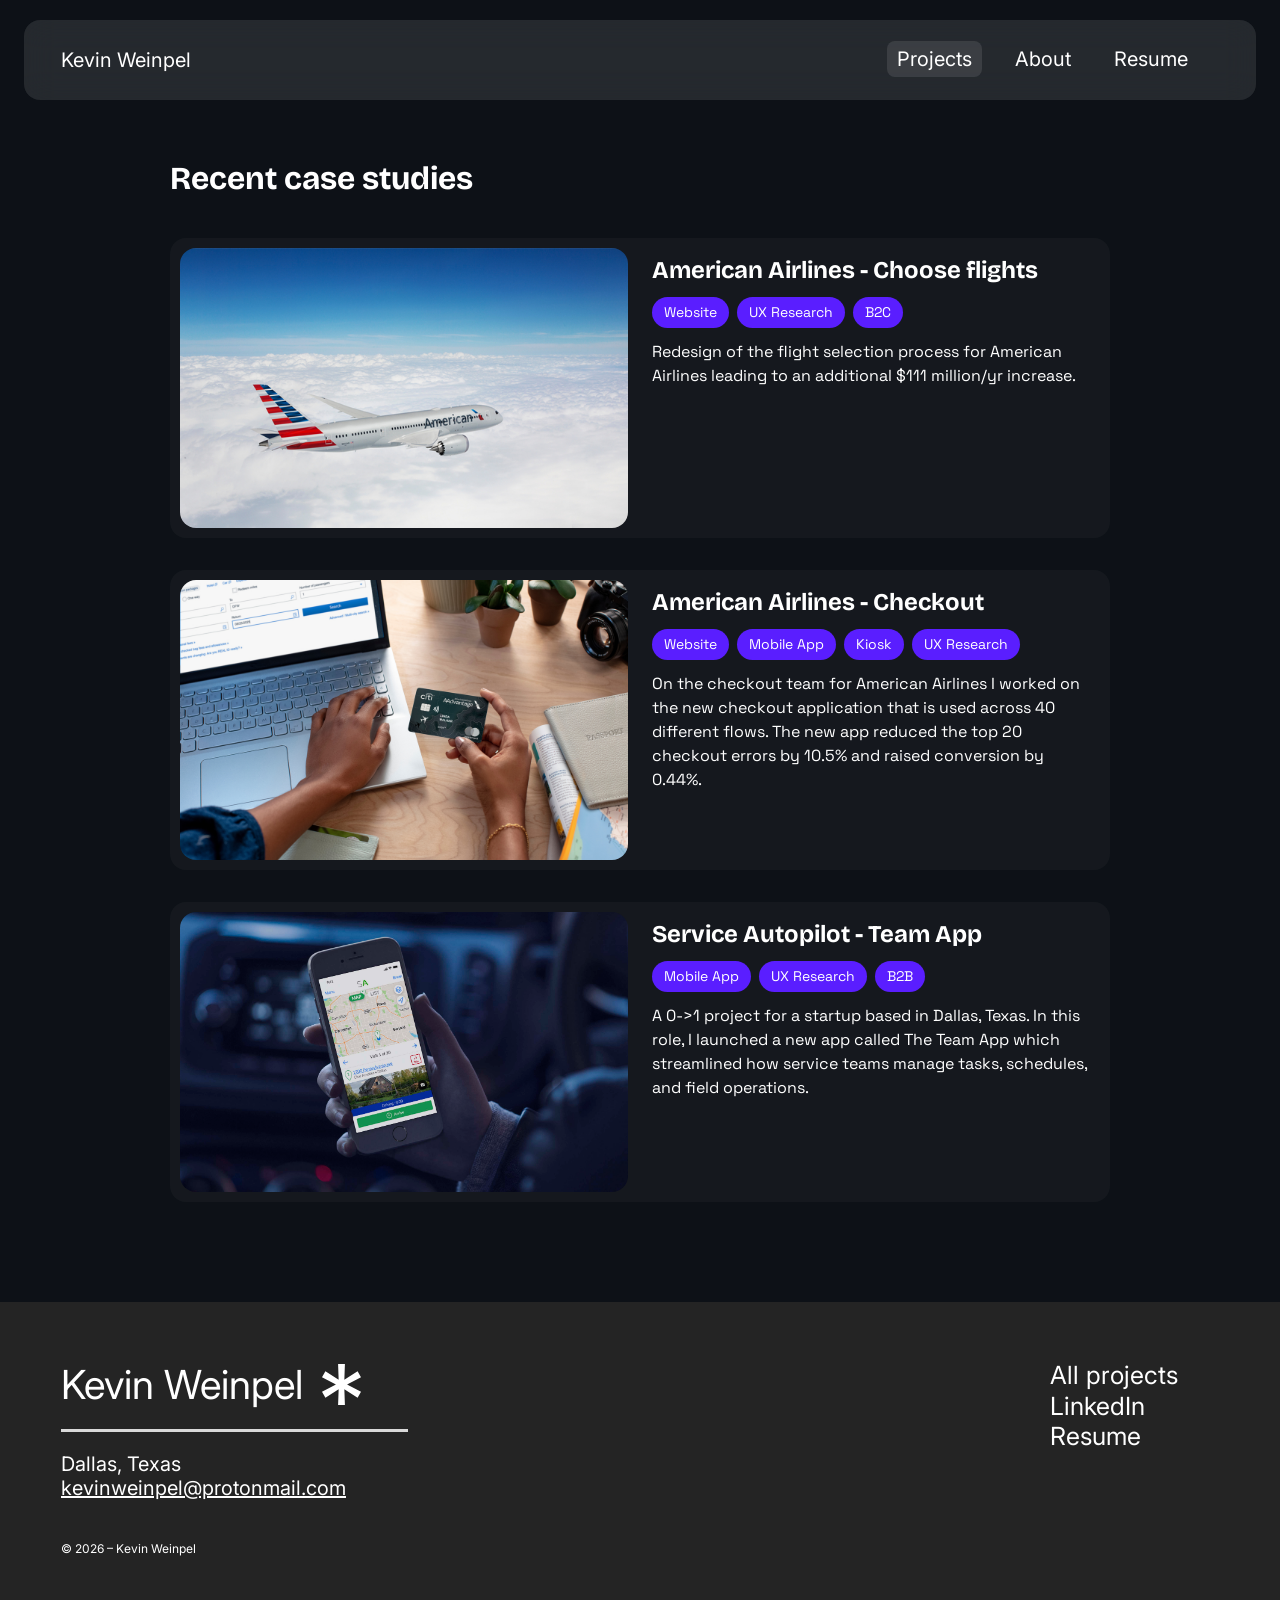
<file: just-projects/index.html>
<!doctype html>
<html lang="en-US">
<head>
  <meta charset="utf-8">
  <meta name="viewport" content="width=device-width, initial-scale=1">
  <title>Projects · Kevin Weinpel</title>
  <meta name="description" content="Case studies by Kevin Weinpel: American Airlines Choose Flights, American Airlines Checkout, and the Service Autopilot Team App.">
  <link rel="icon" href="../assets/images/favicon.svg" type="image/svg+xml">
  <link rel="preconnect" href="https://fonts.googleapis.com">
  <link rel="preconnect" href="https://fonts.gstatic.com" crossorigin>
  <link rel="stylesheet" href="https://fonts.googleapis.com/css2?family=Bricolage+Grotesque:opsz,wght@12..96,400;12..96,700&family=Space+Grotesk:wght@400;700&family=Inter:wght@400&display=swap">
  <link rel="stylesheet" href="../css/styles.css">
  <script src="../js/nav.js" defer></script>
</head>
<body>
  <a class="skip-link" href="#main">Skip to content</a>

  <header class="site-nav">
    <nav class="site-nav__inner" aria-label="Main">
      <a class="site-nav__brand" href="../">Kevin Weinpel</a>
      <button class="site-nav__toggle" type="button" aria-expanded="false" aria-controls="site-nav-links" aria-label="Menu">
        <span></span><span></span><span></span>
      </button>
      <ul class="site-nav__links" id="site-nav-links">
        <li><a href="./" aria-current="page">Projects</a></li>
        <li><a href="../about/">About</a></li>
        <li><a href="../assets/files/KevinWeinpel_Resume.docx" target="_blank" rel="noopener">Resume</a></li>
      </ul>
    </nav>
  </header>

  <main id="main" class="page-top">
    <div class="container">
      <h1 class="section-title">Recent case studies</h1>
      <div class="case-list">
        <a class="case-card" href="../american-airlines---choose-flights/">
          <div class="case-card__media">
            <img src="../assets/images/choose-flights-card.jpg" alt="An American Airlines plane in flight">
          </div>
          <div class="case-card__body">
            <h2 class="case-card__title">American Airlines - Choose flights</h2>
            <ul class="tags"><li>Website</li><li>UX Research</li><li>B2C</li></ul>
            <p class="case-card__text">Redesign of the flight selection process for American Airlines leading to an additional $111 million/yr increase.</p>
          </div>
        </a>

        <a class="case-card" href="../american-airlines---checkout-app/">
          <div class="case-card__media">
            <img src="../assets/images/checkout-card.jpg" alt="Traveler with an AAdvantage card" loading="lazy">
          </div>
          <div class="case-card__body">
            <h2 class="case-card__title">American Airlines - Checkout</h2>
            <ul class="tags"><li>Website</li><li>Mobile App</li><li>Kiosk</li><li>UX Research</li></ul>
            <p class="case-card__text">On the checkout team for American Airlines I worked on the new checkout application that is used across 40 different flows. The new app reduced the top 20 checkout errors by 10.5% and raised conversion by 0.44%.</p>
          </div>
        </a>

        <a class="case-card" href="../team-app/">
          <div class="case-card__media">
            <img src="../assets/images/TeamApp_1.jpg" alt="Screens from the Service Autopilot Team App" loading="lazy">
          </div>
          <div class="case-card__body">
            <h2 class="case-card__title">Service Autopilot - Team App</h2>
            <ul class="tags"><li>Mobile App</li><li>UX Research</li><li>B2B</li></ul>
            <p class="case-card__text">A 0-&gt;1 project for a startup based in Dallas, Texas. In this role, I launched a new app called The Team App which streamlined how service teams manage tasks, schedules, and field operations.</p>
          </div>
        </a>
      </div>
    </div>
  </main>

  <footer class="site-footer">
    <div class="site-footer__inner">
      <div class="site-footer__info">
        <div class="site-footer__brand">
          <h2 class="site-footer__name">Kevin Weinpel</h2>
          <img src="../assets/images/footer-asterisk.svg" width="38.9205" height="40.9091" alt="">
        </div>
        <address>Dallas, Texas<br><a href="mailto:kevinweinpel@protonmail.com">kevinweinpel@protonmail.com</a></address>
      </div>
      <ul class="site-footer__links">
        <li><a href="./">All projects</a></li>
        <li><a href="https://www.linkedin.com/in/kevin-weinpel-b35967112/" target="_blank" rel="noopener">LinkedIn</a></li>
        <li><a href="../assets/files/KevinWeinpel_Resume.docx" target="_blank" rel="noopener">Resume</a></li>
      </ul>
      <p class="site-footer__copy">© 2026 – Kevin Weinpel</p>
    </div>
  </footer>
</body>
</html>
</file>
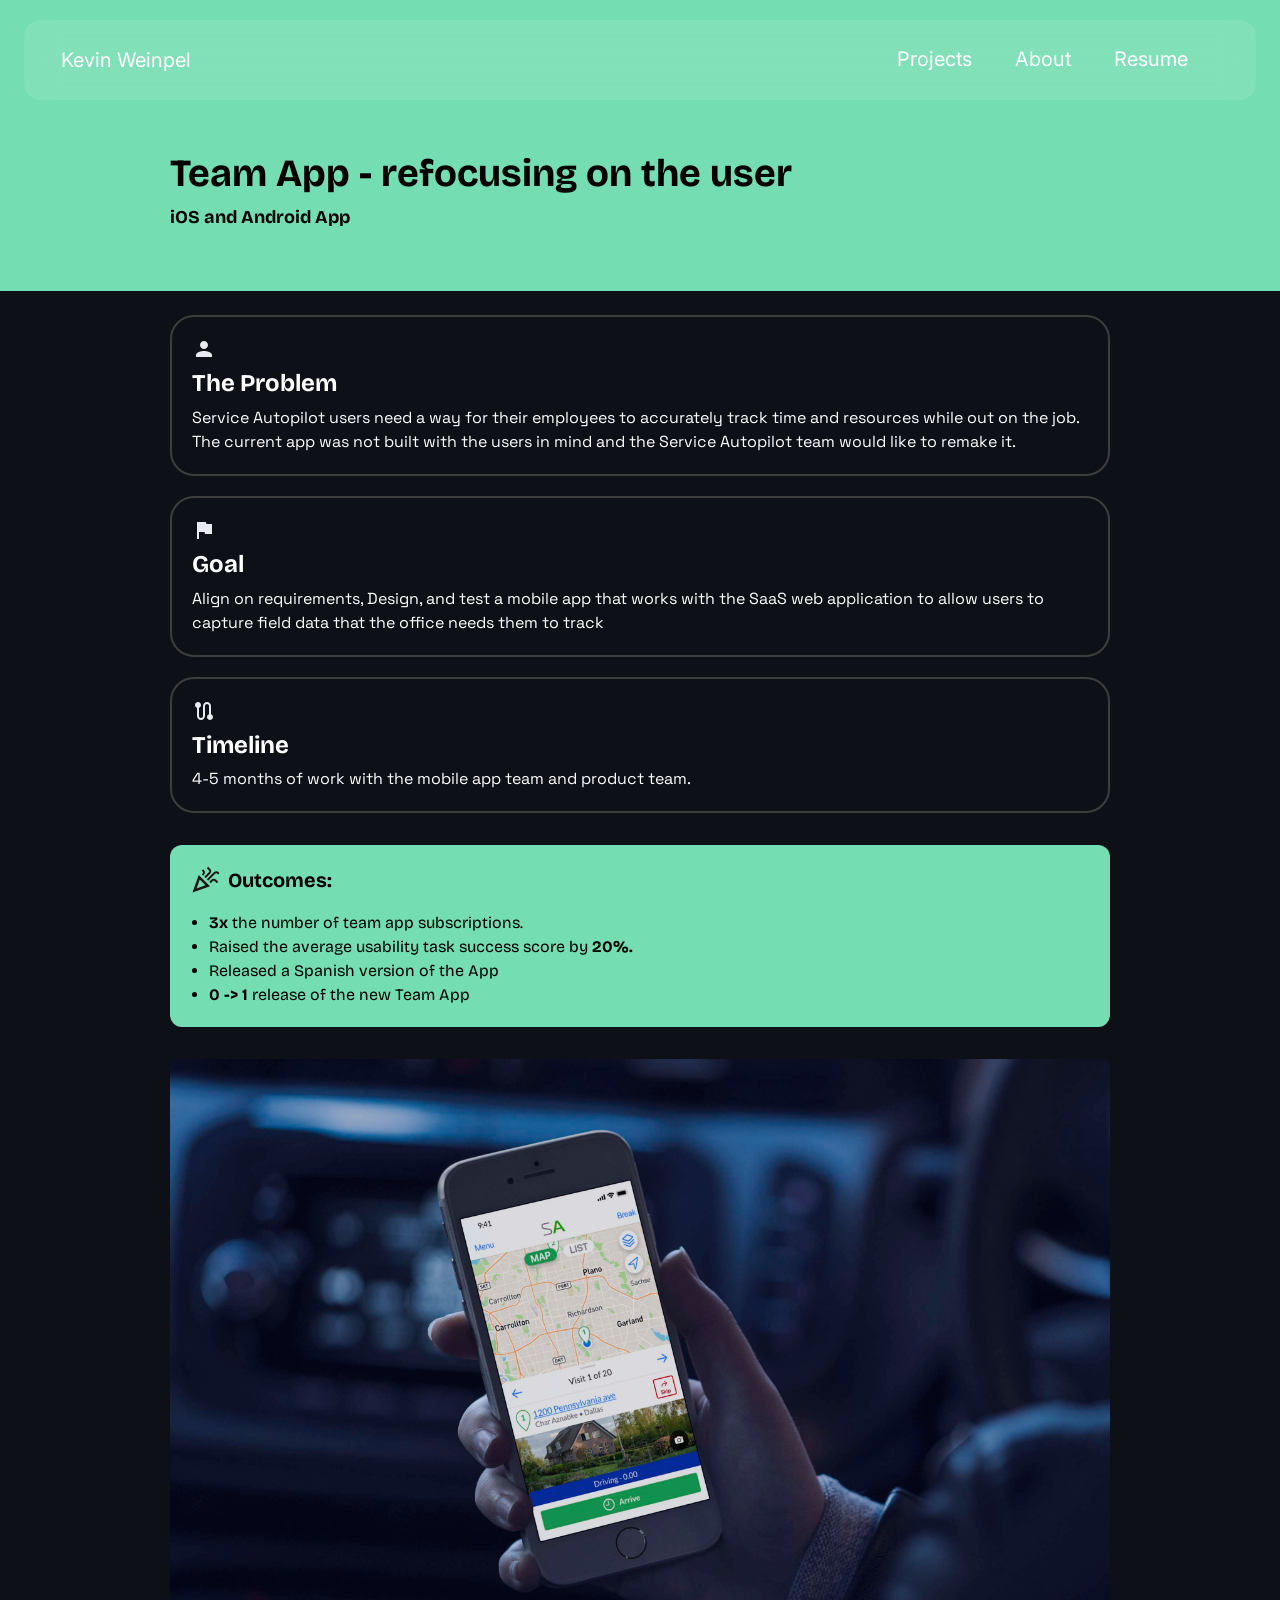
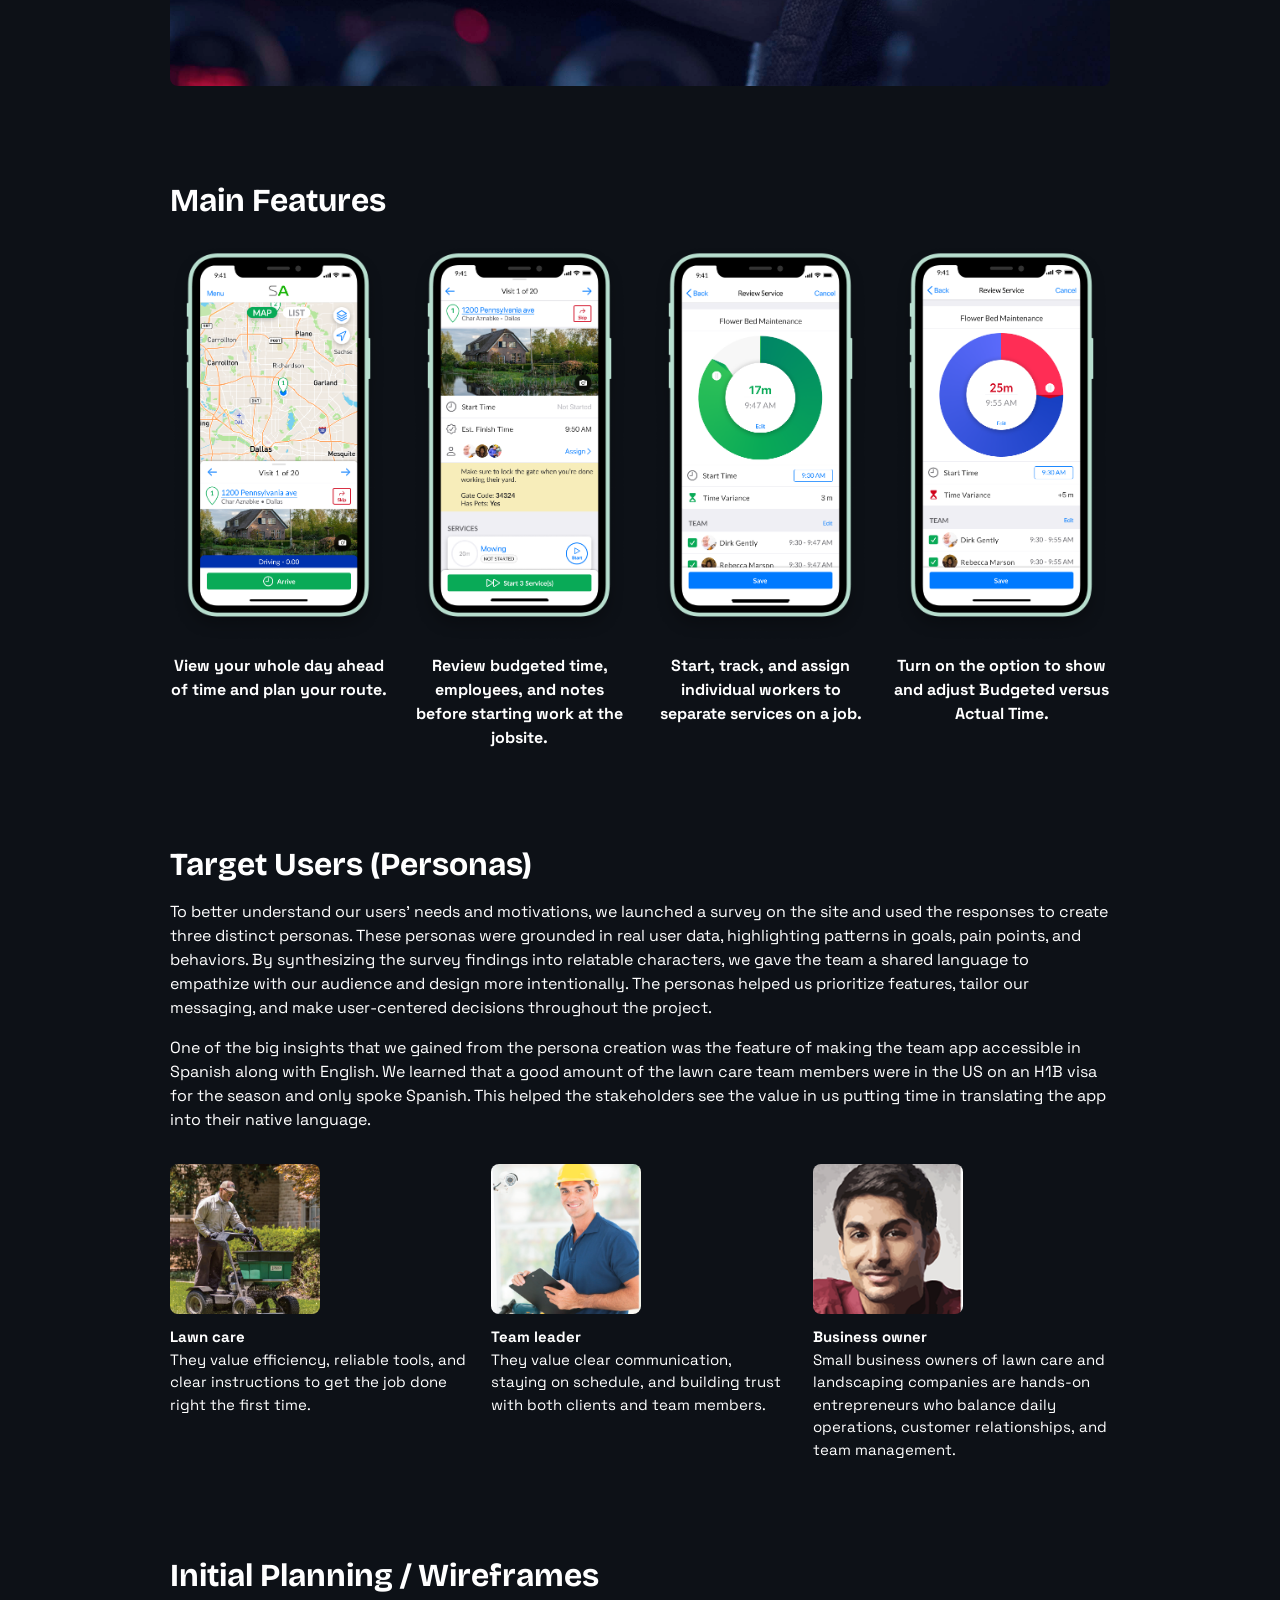
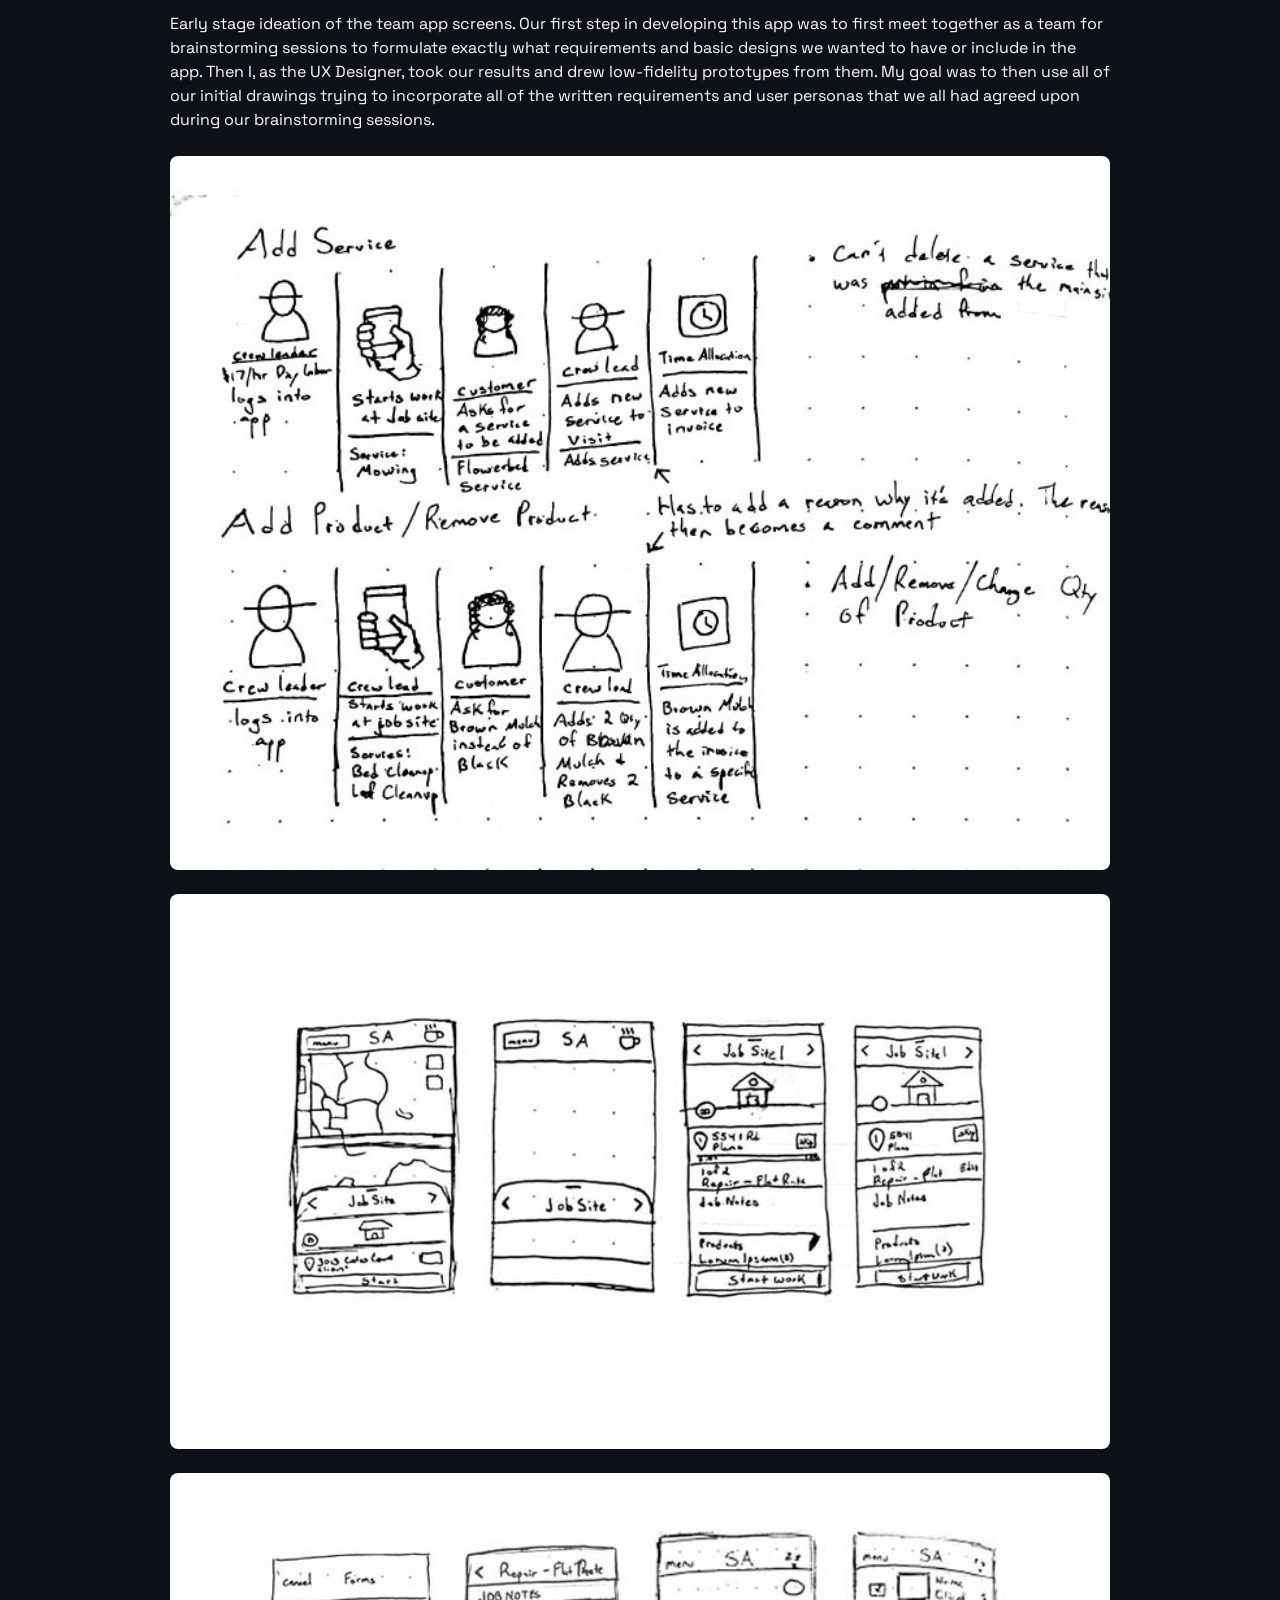
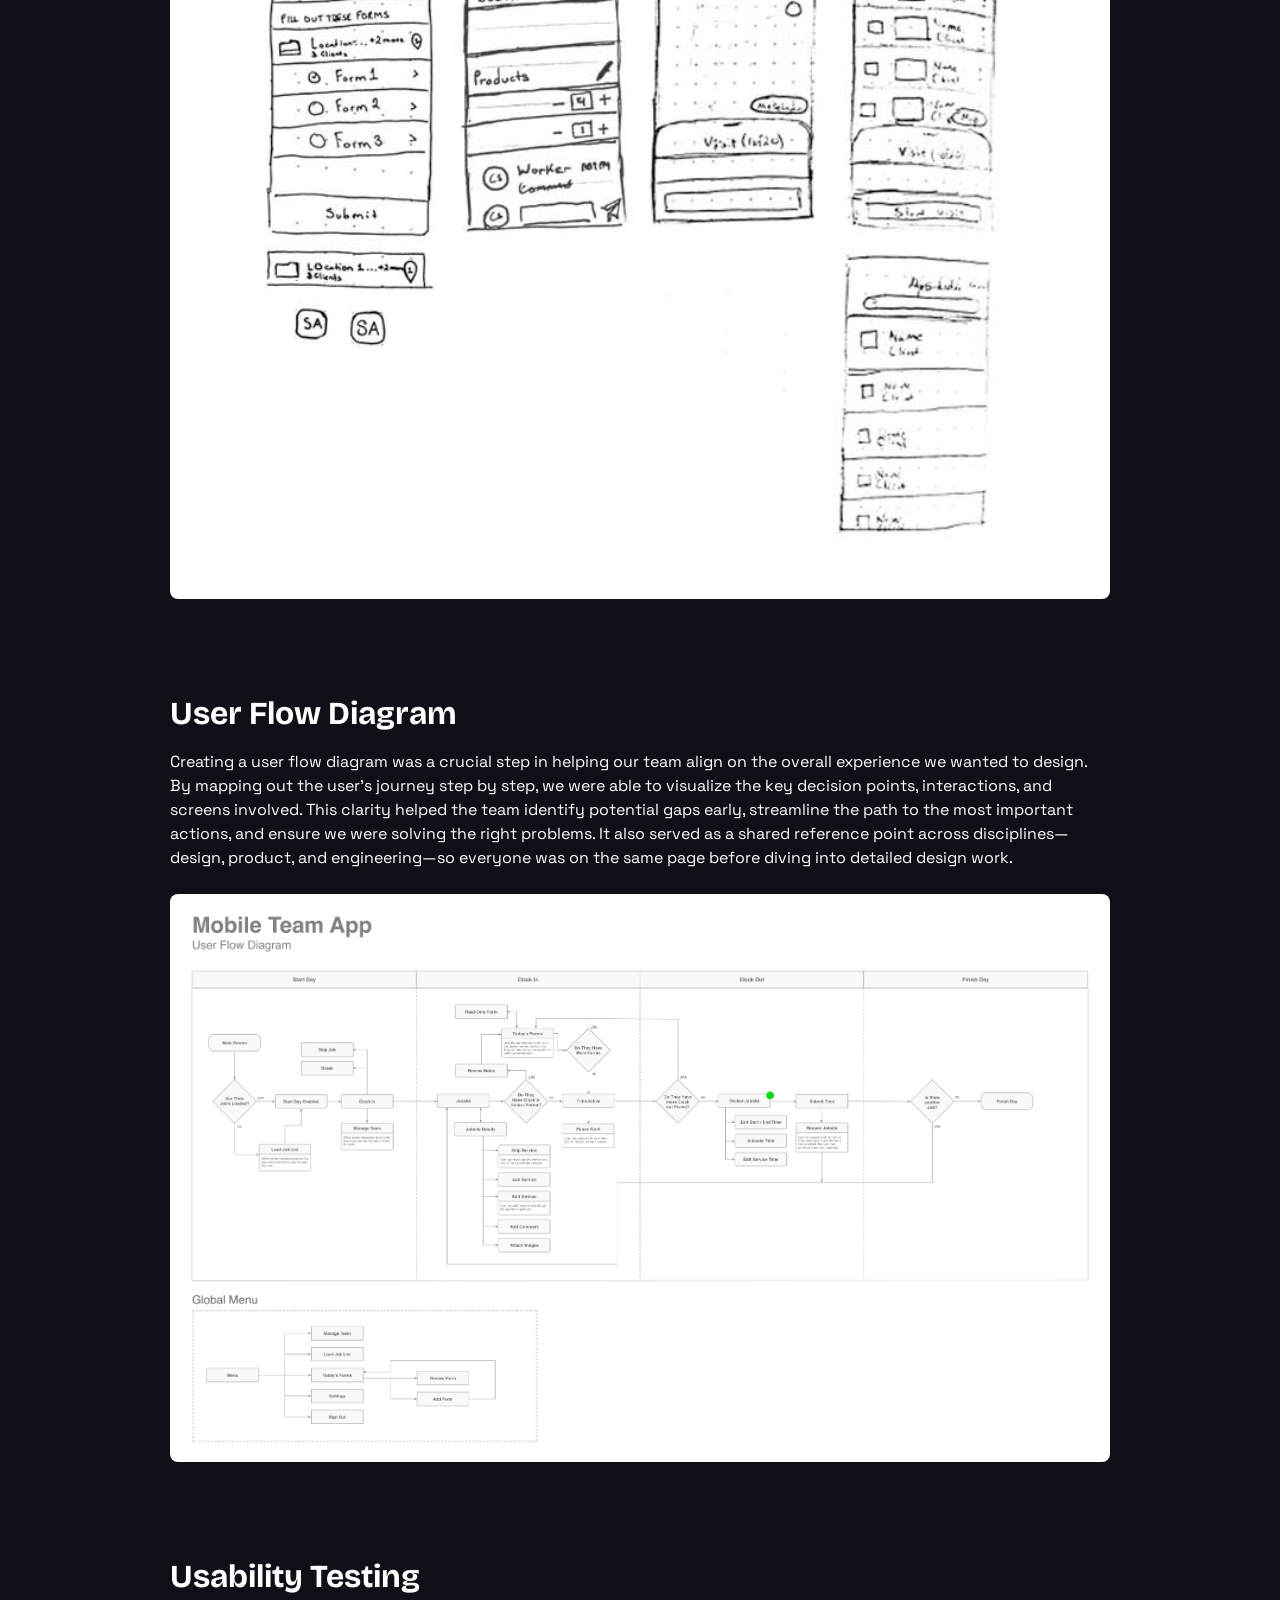
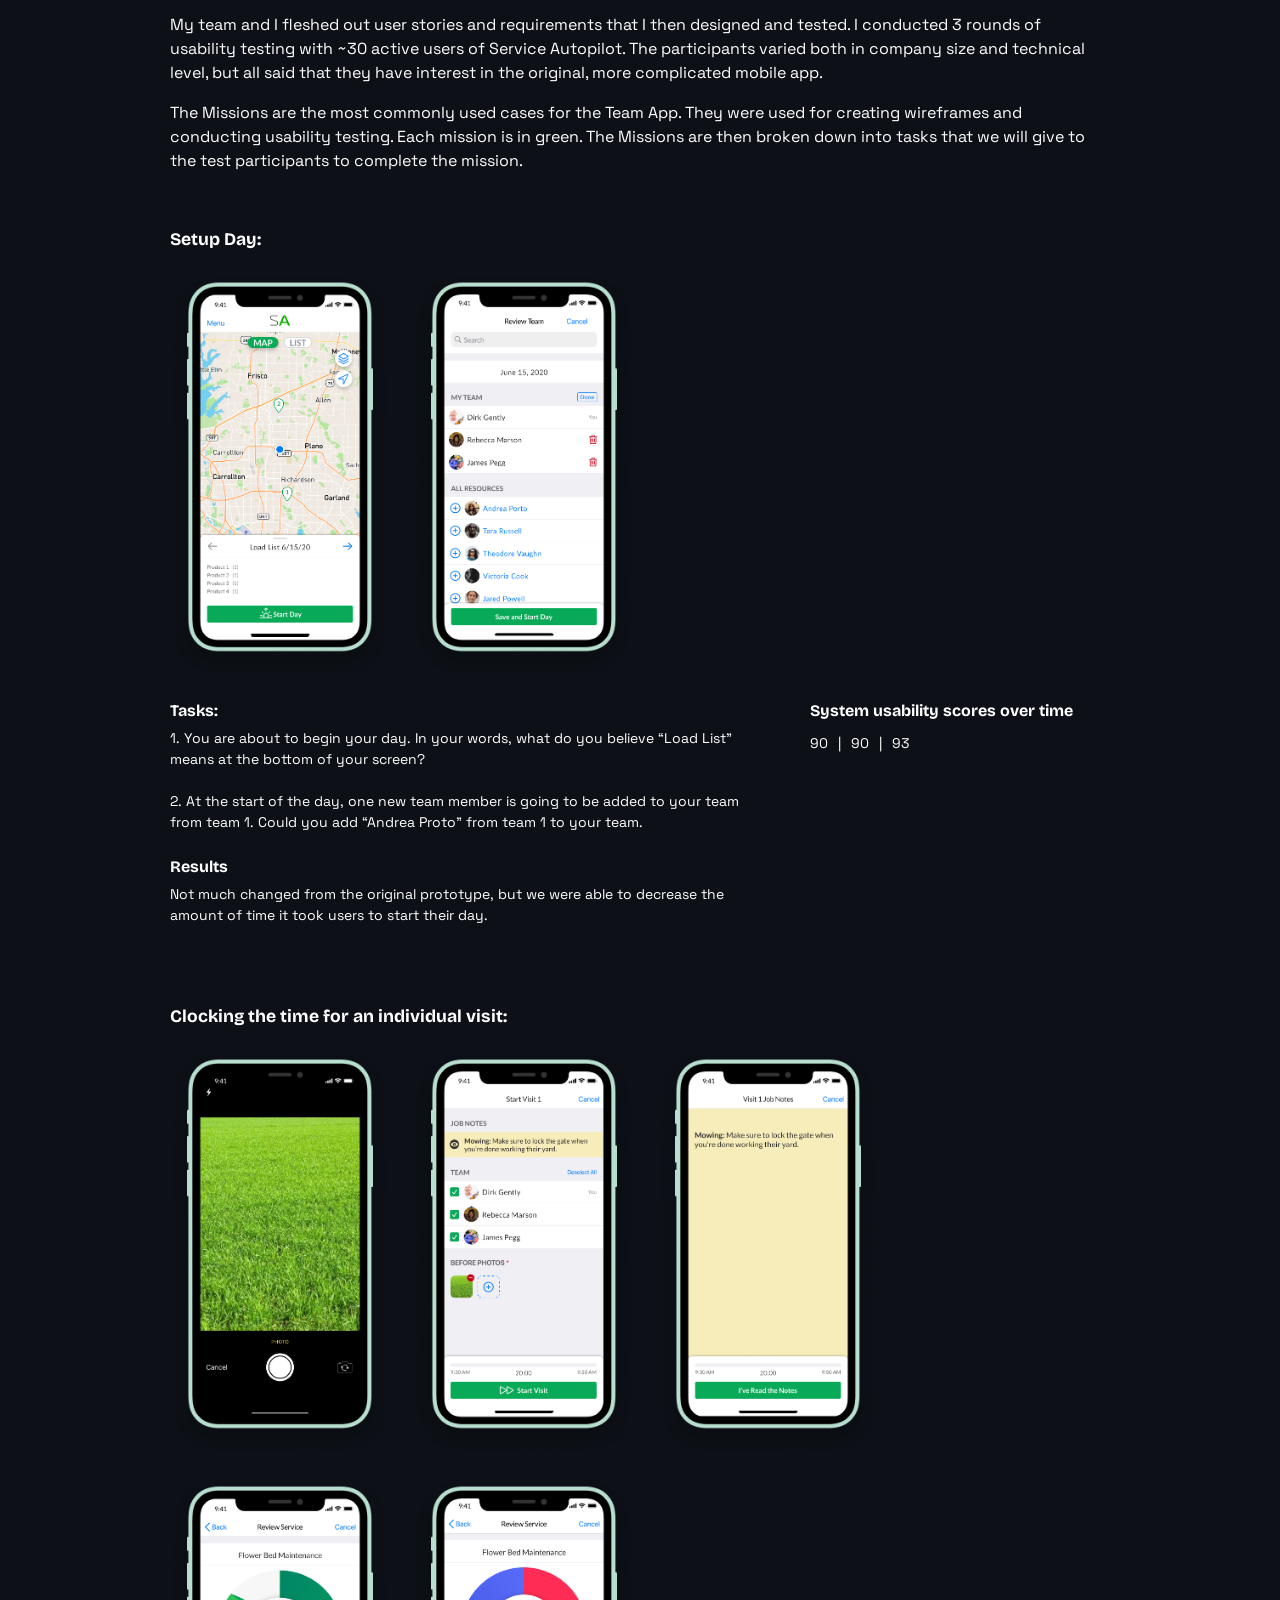
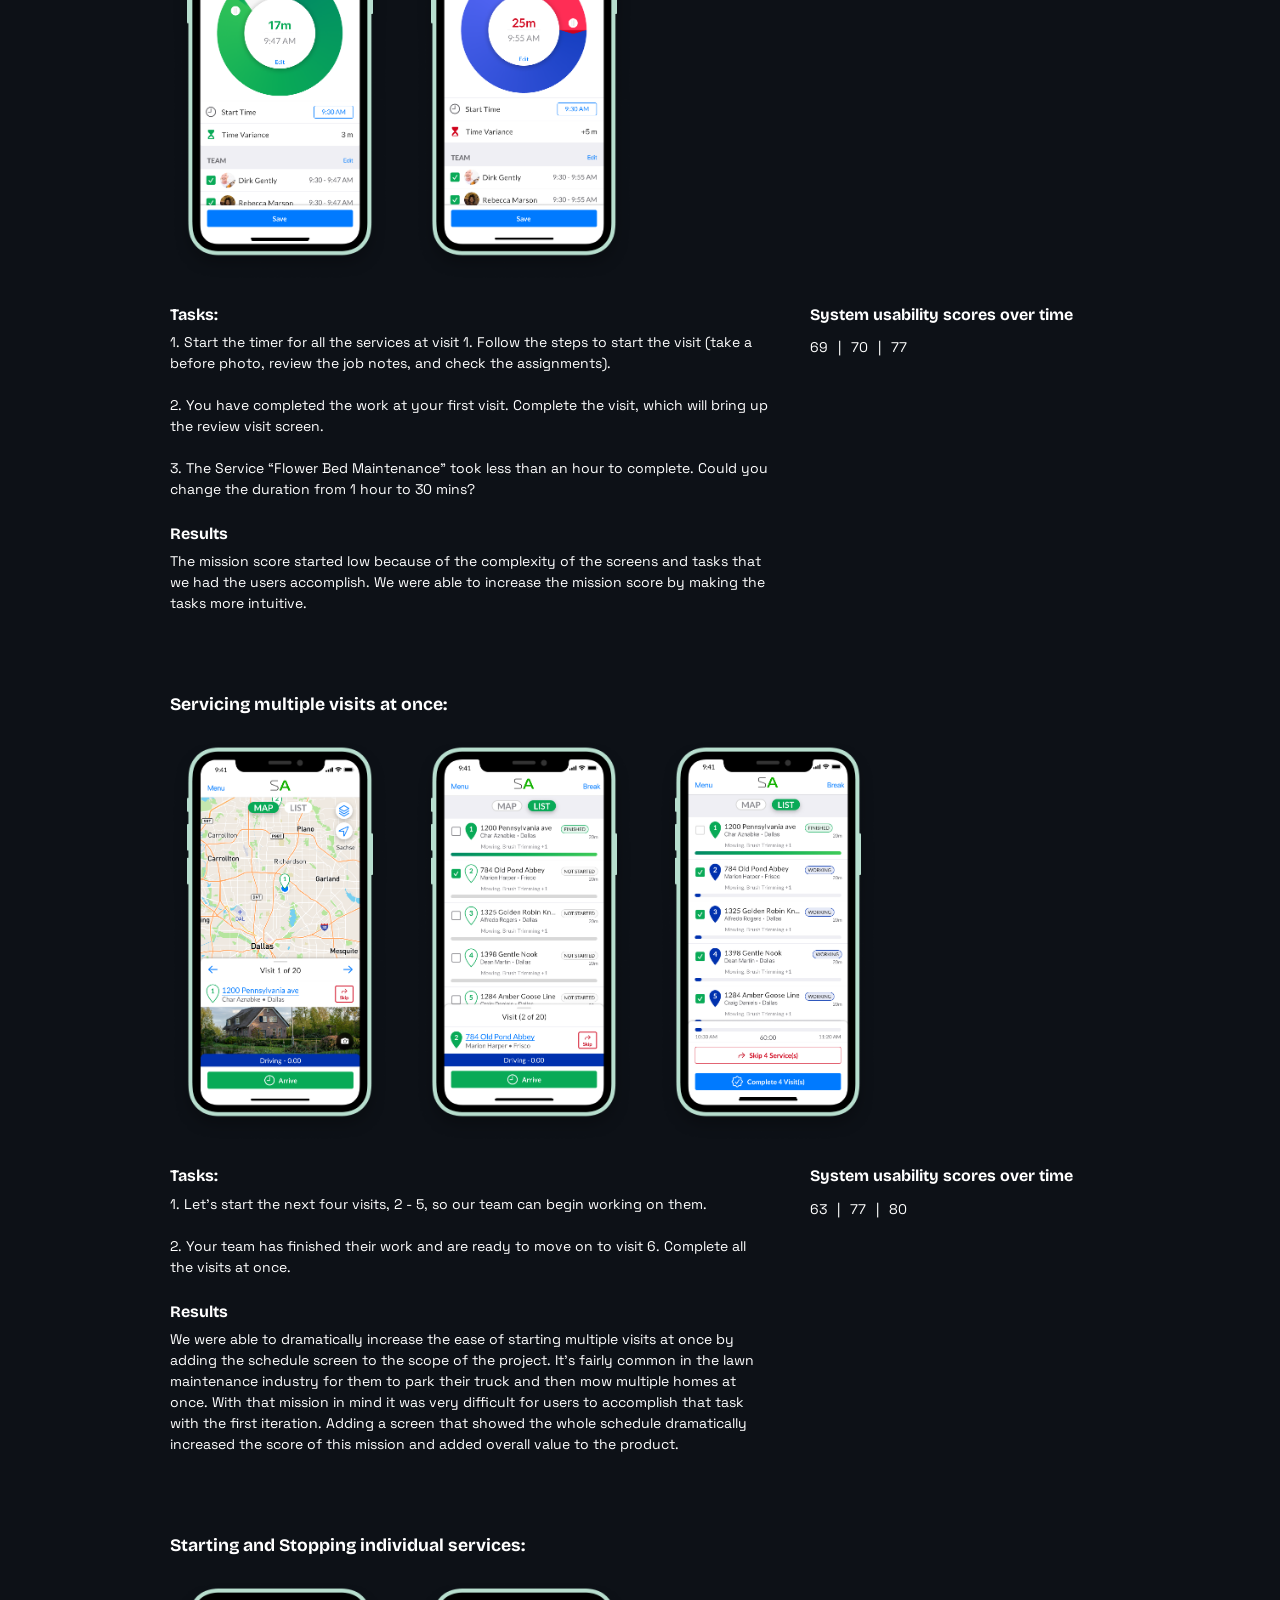
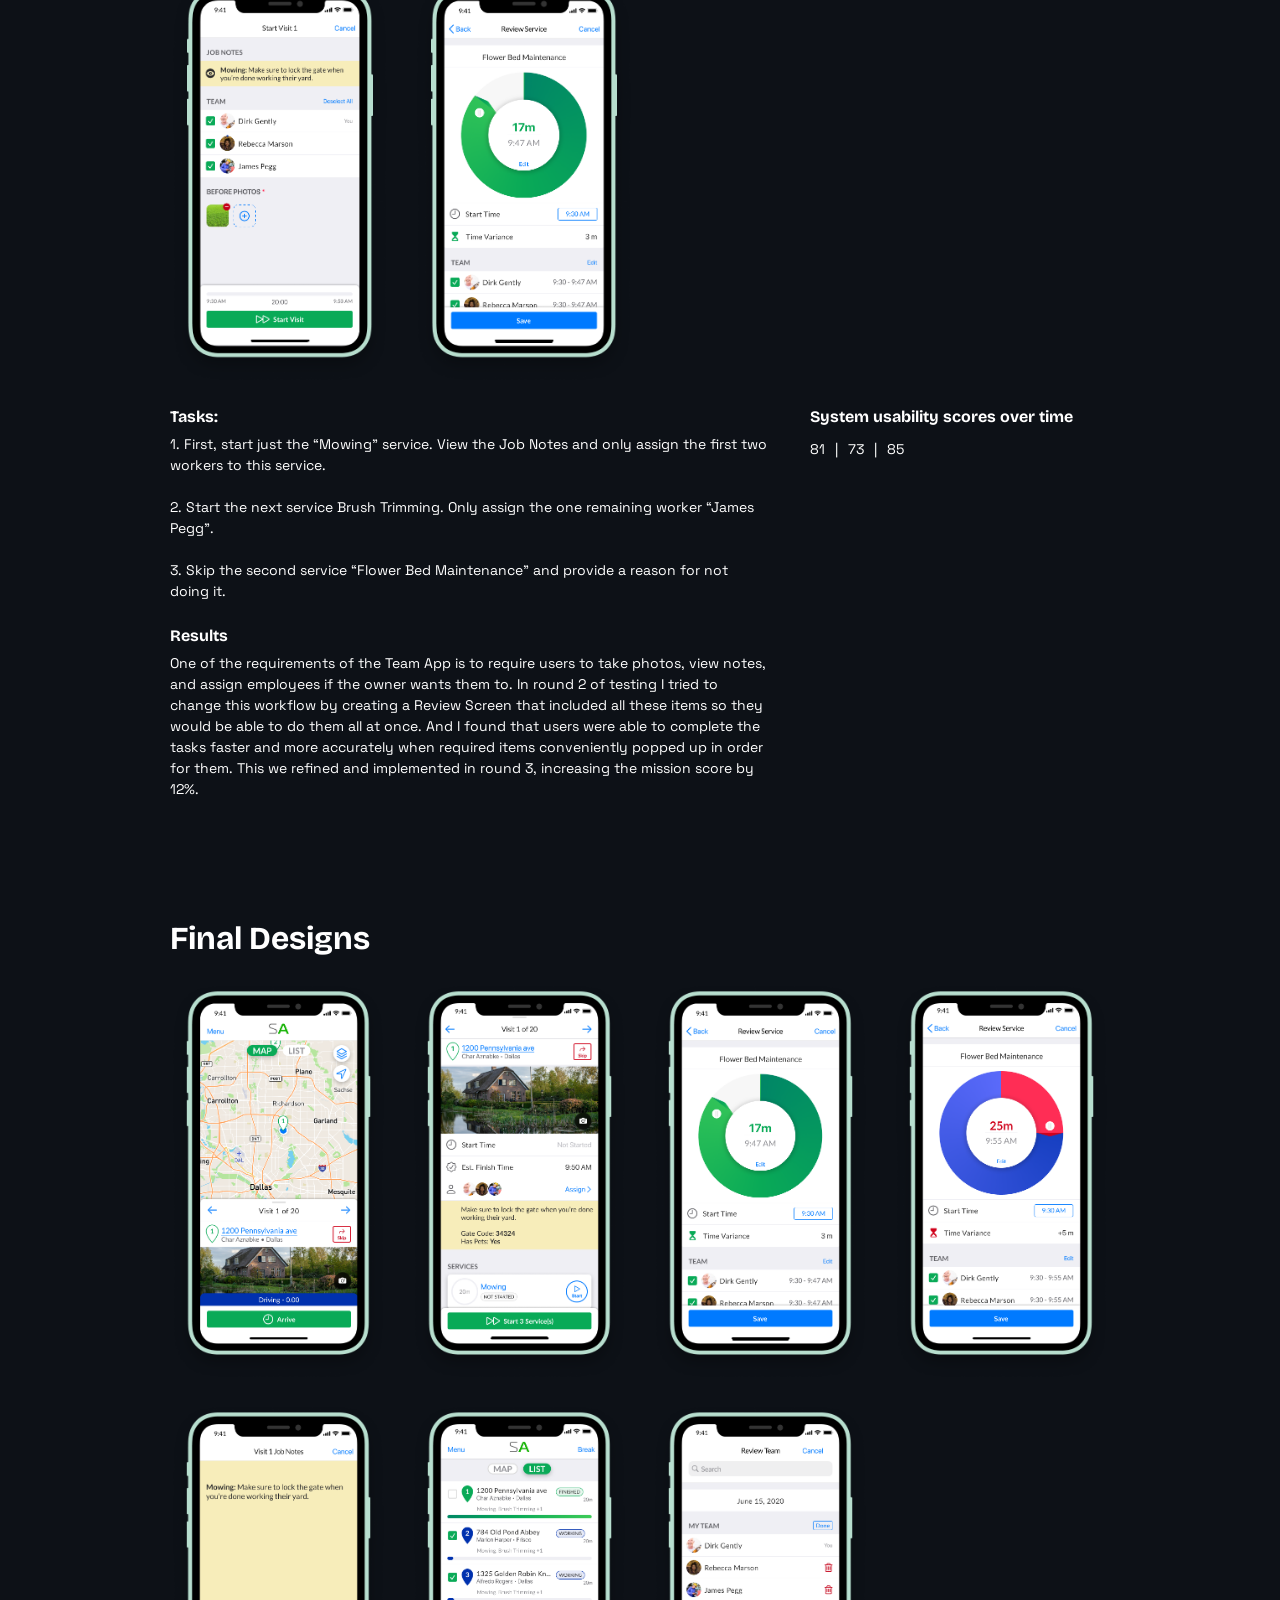
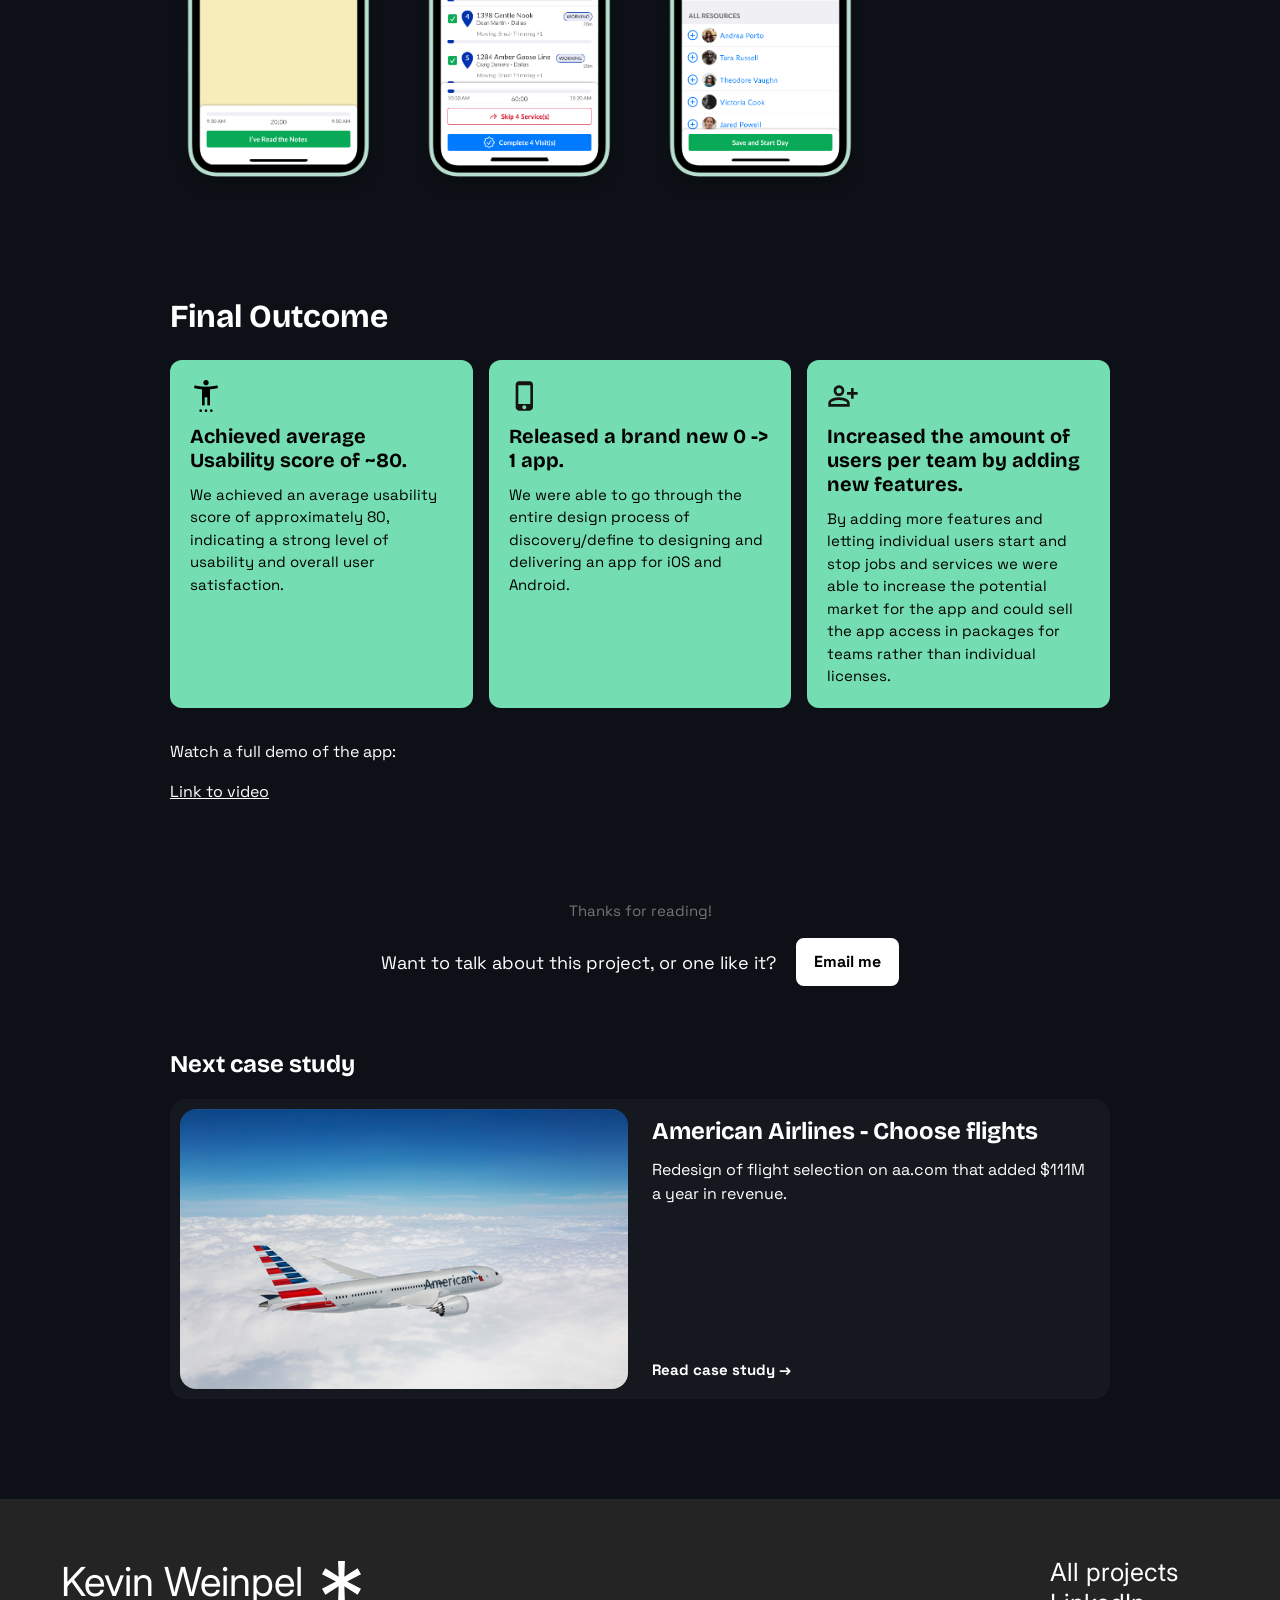
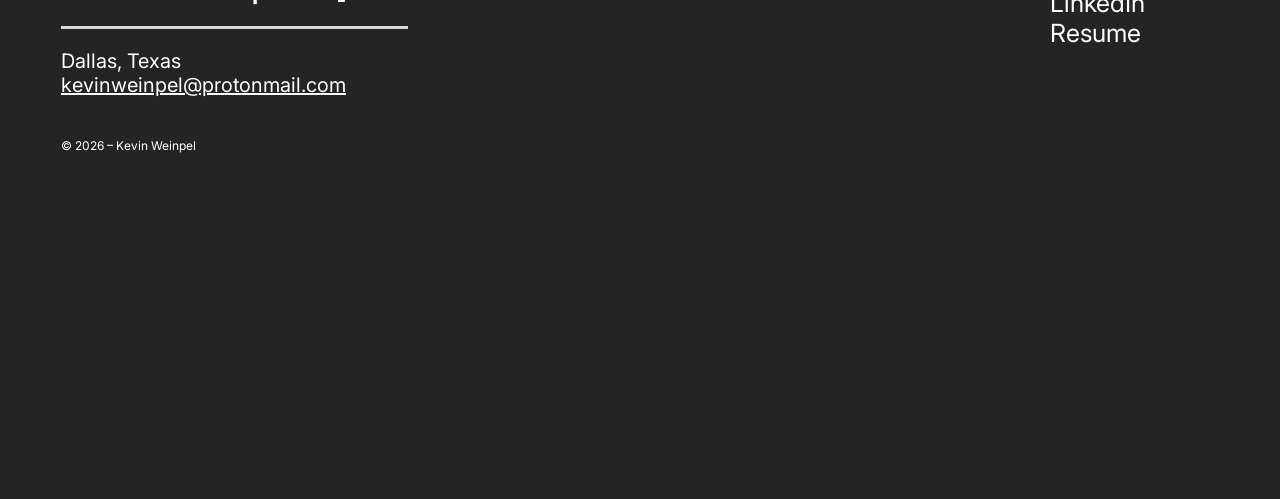
<file: team-app/index.html>
<!doctype html>
<html lang="en-US">
<head>
  <meta charset="utf-8">
  <meta name="viewport" content="width=device-width, initial-scale=1">
  <title>Team App · Kevin Weinpel</title>
  <meta name="description" content="Case study: designing the Service Autopilot Team App, a 0 to 1 iOS and Android app for field service teams.">
  <link rel="icon" href="../assets/images/favicon.svg" type="image/svg+xml">
  <link rel="preconnect" href="https://fonts.googleapis.com">
  <link rel="preconnect" href="https://fonts.gstatic.com" crossorigin>
  <link rel="stylesheet" href="https://fonts.googleapis.com/css2?family=Bricolage+Grotesque:opsz,wght@12..96,400;12..96,700&family=Space+Grotesk:wght@400;700&family=Inter:wght@400&display=swap">
  <link rel="stylesheet" href="https://fonts.googleapis.com/css2?family=Material+Symbols+Outlined:opsz,wght,FILL,GRAD@24,400,0,0&display=block">
  <link rel="stylesheet" href="../css/styles.css">
  <script src="../js/nav.js" defer></script>
</head>
<body class="cs cs--team-app">
  <a class="skip-link" href="#main">Skip to content</a>

  <header class="site-nav">
    <nav class="site-nav__inner" aria-label="Main">
      <a class="site-nav__brand" href="../">Kevin Weinpel</a>
      <button class="site-nav__toggle" type="button" aria-expanded="false" aria-controls="site-nav-links" aria-label="Menu">
        <span></span><span></span><span></span>
      </button>
      <ul class="site-nav__links" id="site-nav-links">
        <li><a href="../just-projects/">Projects</a></li>
        <li><a href="../about/">About</a></li>
        <li><a href="../assets/files/KevinWeinpel_Resume.docx" target="_blank" rel="noopener">Resume</a></li>
      </ul>
    </nav>
  </header>

  <main id="main">
    <section class="cs-hero cs-hero--plain">
      <div class="container">
        <h1 class="cs-hero__title">Team App - refocusing on the user</h1>
        <p class="cs-hero__subtitle"><strong>iOS and Android App</strong></p>
      </div>
    </section>

    <div class="container">
      <div class="cs-intro problem-list">
        <div class="callout">
          <img src="../assets/images/person_24dp_E8EAED.svg" alt="">
          <h2 class="callout__statement">The Problem</h2>
          <p class="prose">Service Autopilot users need a way for their employees to accurately track time and resources while out on the job. The current app was not built with the users in mind and the Service Autopilot team would like to remake it.</p>
        </div>
        <div class="callout">
          <img src="../assets/images/flag_24dp_E8EAED.svg" alt="">
          <h2 class="callout__statement">Goal</h2>
          <p class="prose">Align on requirements, Design, and test a mobile app that works with the SaaS web application to allow users to capture field data that the office needs them to track</p>
        </div>
        <div class="callout">
          <img src="../assets/images/route_24dp_E8EAED.svg" alt="">
          <h2 class="callout__statement">Timeline</h2>
          <p class="prose">4-5 months of work with the mobile app team and product team.</p>
        </div>
      </div>

      <div class="outcomes">
        <h2 class="outcomes__heading"><img src="../assets/images/celebration_24dp_E8EAED.svg" alt="">Outcomes:</h2>
        <ul>
          <li><strong>3x</strong> the number of team app subscriptions.</li>
          <li>Raised the average usability task success score by <strong>20%.</strong></li>
          <li>Released a Spanish version of the App</li>
          <li><strong>0 -&gt; 1</strong> release of the new Team App</li>
        </ul>
      </div>

      <figure class="figure" style="margin-top:32px"><img src="../assets/images/TeamApp_1.jpg" alt="Team App screens on phones" loading="lazy"></figure>

      <section class="cs-section">
        <h2>Main Features</h2>
        <div class="feature-grid">
          <figure><img src="../assets/images/TeamApp_VisitScreen.png" alt="Visit schedule screen" loading="lazy"><figcaption>View your whole day ahead of time and plan your route.</figcaption></figure>
          <figure><img src="../assets/images/TeamApp_VisitDetails.png" alt="Visit details screen" loading="lazy"><figcaption>Review budgeted time, employees, and notes before starting work at the jobsite.</figcaption></figure>
          <figure><img src="../assets/images/TeamApp_2.png" alt="Service tracking screen" loading="lazy"><figcaption>Start, track, and assign individual workers to separate services on a job.</figcaption></figure>
          <figure><img src="../assets/images/TeamApp_1.png" alt="Budgeted versus actual time screen" loading="lazy"><figcaption>Turn on the option to show and adjust Budgeted versus Actual Time.</figcaption></figure>
        </div>
      </section>

      <section class="cs-section">
        <h2>Target Users (Personas)</h2>
        <div class="prose" style="margin-top:16px">
          <p>To better understand our users' needs and motivations, we launched a survey on the site and used the responses to create three distinct personas. These personas were grounded in real user data, highlighting patterns in goals, pain points, and behaviors. By synthesizing the survey findings into relatable characters, we gave the team a shared language to empathize with our audience and design more intentionally. The personas helped us prioritize features, tailor our messaging, and make user-centered decisions throughout the project.</p>
          <p>One of the big insights that we gained from the persona creation was the feature of making the team app accessible in Spanish along with English. We learned that a good amount of the lawn care team members were in the US on an H1B visa for the season and only spoke Spanish. This helped the stakeholders see the value in us putting time in translating the app into their native language.</p>
        </div>
        <div class="personas">
          <div><img src="../assets/images/Persona_FieldWorker.PNG" alt="Lawn care persona" loading="lazy"><p><strong>Lawn care</strong></p><p>They value efficiency, reliable tools, and clear instructions to get the job done right the first time.</p></div>
          <div><img src="../assets/images/Persona_FieldTech.PNG" alt="Team leader persona" loading="lazy"><p><strong>Team leader</strong></p><p>They value clear communication, staying on schedule, and building trust with both clients and team members.</p></div>
          <div><img src="../assets/images/Persona_SmallBusiness.PNG" alt="Business owner persona" loading="lazy"><p><strong>Business owner</strong></p><p>Small business owners of lawn care and landscaping companies are hands-on entrepreneurs who balance daily operations, customer relationships, and team management.</p></div>
        </div>
      </section>

      <section class="cs-section">
        <h2>Initial Planning / Wireframes</h2>
        <div class="prose" style="margin-top:16px"><p>Early stage ideation of the team app screens. Our first step in developing this app was to first meet together as a team for brainstorming sessions to formulate exactly what requirements and basic designs we wanted to have or include in the app. Then I, as the UX Designer, took our results and drew low-fidelity prototypes from them. My goal was to then use all of our initial drawings trying to incorporate all of the written requirements and user personas that we all had agreed upon during our brainstorming sessions.</p></div>
        <div class="stack">
          <img src="../assets/images/TeamApp_Wireframe_1.jpg" alt="Hand-drawn wireframes, page 1" loading="lazy">
          <img src="../assets/images/TeamApp_Wireframe_4.jpg" alt="Hand-drawn wireframes, page 2" loading="lazy">
          <img src="../assets/images/TeamApp_Wireframe_5.jpg" alt="Hand-drawn wireframes, page 3" loading="lazy">
        </div>
      </section>

      <section class="cs-section">
        <h2>User Flow Diagram</h2>
        <div class="prose" style="margin-top:16px"><p>Creating a user flow diagram was a crucial step in helping our team align on the overall experience we wanted to design. By mapping out the user’s journey step by step, we were able to visualize the key decision points, interactions, and screens involved. This clarity helped the team identify potential gaps early, streamline the path to the most important actions, and ensure we were solving the right problems. It also served as a shared reference point across disciplines—design, product, and engineering—so everyone was on the same page before diving into detailed design work.</p></div>
        <figure class="figure"><img src="../assets/images/TeamApp_FlowDiagram.png" alt="Team App user flow diagram" loading="lazy"></figure>
      </section>

      <section class="cs-section">
        <h2>Usability Testing</h2>
        <div class="prose" style="margin-top:16px">
          <p>My team and I fleshed out user stories and requirements that I then designed and tested. I conducted 3 rounds of usability testing with ~30 active users of Service Autopilot. The participants varied both in company size and technical level, but all said that they have interest in the original, more complicated mobile app.</p>
          <p>The Missions are the most commonly used cases for the Team App. They were used for creating wireframes and conducting usability testing. Each mission is in green. The Missions are then broken down into tasks that we will give to the test participants to complete the mission.</p>
        </div>

        <div class="mission">
          <h3>Setup Day:</h3>
          <div class="phones">
            <img src="../assets/images/StartDay.png" alt="Start day screen" loading="lazy">
            <img src="../assets/images/ChangeTeams.png" alt="Change teams screen" loading="lazy">
          </div>
          <div class="mission__details">
            <div>
              <h4>Tasks:</h4>
              <p>1. You are about to begin your day. In your words, what do you believe “Load List” means at the bottom of your screen?<br><br>2. At the start of the day, one new team member is going to be added to your team from team 1. Could you add “Andrea Proto” from team 1 to your team.</p>
            </div>
            <div>
              <h4>System usability scores over time</h4>
              <p class="scores">90 | 90 | 93</p>
            </div>
            <div>
              <h4>Results</h4>
              <p>Not much changed from the original prototype, but we were able to decrease the amount of time it took users to start their day.</p>
            </div>
          </div>
        </div>

        <div class="mission">
          <h3>Clocking the time for an individual visit:</h3>
          <div class="phones">
            <img src="../assets/images/VisitPhone.png" alt="Visit screen" loading="lazy">
            <img src="../assets/images/VisitNotes_1.png" alt="Visit notes screen" loading="lazy">
            <img src="../assets/images/VisitNotes.png" alt="Visit notes, alternate screen" loading="lazy">
            <img src="../assets/images/TeamApp_2.png" alt="Service tracking screen" loading="lazy">
            <img src="../assets/images/TeamApp_1.png" alt="Review visit screen" loading="lazy">
          </div>
          <div class="mission__details">
            <div>
              <h4>Tasks:</h4>
              <p>1. Start the timer for all the services at visit 1. Follow the steps to start the visit (take a before photo, review the job notes, and check the assignments).<br><br>2. You have completed the work at your first visit. Complete the visit, which will bring up the review visit screen.<br><br>3. The Service “Flower Bed Maintenance” took less than an hour to complete. Could you change the duration from 1 hour to 30 mins?</p>
            </div>
            <div>
              <h4>System usability scores over time</h4>
              <p class="scores">69 | 70 | 77</p>
            </div>
            <div>
              <h4>Results</h4>
              <p>The mission score started low because of the complexity of the screens and tasks that we had the users accomplish. We were able to increase the mission score by making the tasks more intuitive.</p>
            </div>
          </div>
        </div>

        <div class="mission">
          <h3>Servicing multiple visits at once:</h3>
          <div class="phones">
            <img src="../assets/images/TeamApp_VisitScreen.png" alt="Visit schedule screen" loading="lazy">
            <img src="../assets/images/TeamApp_4.png" alt="Multiple visits selected" loading="lazy">
            <img src="../assets/images/TeamApp_3.png" alt="Complete multiple visits" loading="lazy">
          </div>
          <div class="mission__details">
            <div>
              <h4>Tasks:</h4>
              <p>1. Let’s start the next four visits, 2 - 5, so our team can begin working on them.<br><br>2. Your team has finished their work and are ready to move on to visit 6. Complete all the visits at once.</p>
            </div>
            <div>
              <h4>System usability scores over time</h4>
              <p class="scores">63 | 77 | 80</p>
            </div>
            <div>
              <h4>Results</h4>
              <p>We were able to dramatically increase the ease of starting multiple visits at once by adding the schedule screen to the scope of the project. It's fairly common in the lawn maintenance industry for them to park their truck and then mow multiple homes at once. With that mission in mind it was very difficult for users to accomplish that task with the first iteration. Adding a screen that showed the whole schedule dramatically increased the score of this mission and added overall value to the product.</p>
            </div>
          </div>
        </div>

        <div class="mission">
          <h3>Starting and Stopping individual services:</h3>
          <div class="phones">
            <img src="../assets/images/VisitNotes_1.png" alt="Visit notes screen" loading="lazy">
            <img src="../assets/images/TeamApp_2.png" alt="Service tracking screen" loading="lazy">
          </div>
          <div class="mission__details">
            <div>
              <h4>Tasks:</h4>
              <p>1. First, start just the “Mowing” service. View the Job Notes and only assign the first two workers to this service.<br><br>2. Start the next service Brush Trimming. Only assign the one remaining worker “James Pegg”.<br><br>3. Skip the second service “Flower Bed Maintenance” and provide a reason for not doing it.</p>
            </div>
            <div>
              <h4>System usability scores over time</h4>
              <p class="scores">81 | 73 | 85</p>
            </div>
            <div>
              <h4>Results</h4>
              <p>One of the requirements of the Team App is to require users to take photos, view notes, and assign employees if the owner wants them to. In round 2 of testing I tried to change this workflow by creating a Review Screen that included all these items so they would be able to do them all at once. And I found that users were able to complete the tasks faster and more accurately when required items conveniently popped up in order for them. This we refined and implemented in round 3, increasing the mission score by 12%.</p>
            </div>
          </div>
        </div>
      </section>

      <section class="cs-section">
        <h2>Final Designs</h2>
        <div class="phones">
          <img src="../assets/images/TeamApp_VisitScreen.png" alt="Visit schedule screen" loading="lazy">
          <img src="../assets/images/TeamApp_VisitDetails.png" alt="Visit details screen" loading="lazy">
          <img src="../assets/images/TeamApp_2.png" alt="Service tracking screen" loading="lazy">
          <img src="../assets/images/TeamApp_1.png" alt="Budgeted versus actual time screen" loading="lazy">
          <img src="../assets/images/VisitNotes.png" alt="Visit notes screen" loading="lazy">
          <img src="../assets/images/TeamApp_3.png" alt="Complete multiple visits screen" loading="lazy">
          <img src="../assets/images/ChangeTeams.png" alt="Change teams screen" loading="lazy">
        </div>
      </section>

      <section class="cs-section">
        <h2>Final Outcome</h2>
        <ul class="final-outcomes">
          <li><span class="material-symbols-outlined" aria-hidden="true">settings_accessibility</span><h3>Achieved average Usability score of ~80.</h3><p>We achieved an average usability score of approximately 80, indicating a strong level of usability and overall user satisfaction.</p></li>
          <li><img src="../assets/images/phone_iphone_24dp_E8EAED.svg" alt=""><h3>Released a brand new 0 -&gt; 1 app.</h3><p>We were able to go through the entire design process of discovery/define to designing and delivering an app for iOS and Android.</p></li>
          <li><img src="../assets/images/person_add_alt_24dp_E8EAED.svg" alt=""><h3>Increased the amount of users per team by adding new features.</h3><p>By adding more features and letting individual users start and stop jobs and services we were able to increase the potential market for the app and could sell the app access in packages for teams rather than individual licenses.</p></li>
        </ul>
        <p class="prose" style="margin-top:32px">Watch a full demo of the app: <a href="https://www.youtube.com/watch?v=Rl-7uA-1MNc" target="_blank" rel="noopener">Link to video</a></p>
      </section>

      <section class="cs-end" aria-labelledby="cs-end-title">
        <p class="ending-text">Thanks for reading!</p>
        <div class="cs-end__contact">
          <p>Want to talk about this project, or one like it?</p>
          <a class="button button--light" href="mailto:kevinweinpel@protonmail.com">Email me</a>
        </div>
        <h2 class="cs-end__title" id="cs-end-title">Next case study</h2>
        <a class="case-card" href="../american-airlines---choose-flights/">
          <div class="case-card__media">
            <img src="../assets/images/choose-flights-card.jpg" alt="An American Airlines plane in flight" loading="lazy">
          </div>
          <div class="case-card__body">
            <h3 class="case-card__title">American Airlines - Choose flights</h3>
            <p class="case-card__text">Redesign of flight selection on aa.com that added $111M a year in revenue.</p>
            <span class="case-card__cta" aria-hidden="true">Read case study →</span>
          </div>
        </a>
      </section>
    </div>
  </main>

  <footer class="site-footer">
    <div class="site-footer__inner">
      <div class="site-footer__info">
        <div class="site-footer__brand">
          <h2 class="site-footer__name">Kevin Weinpel</h2>
          <img src="../assets/images/footer-asterisk.svg" width="38.9205" height="40.9091" alt="">
        </div>
        <address>Dallas, Texas<br><a href="mailto:kevinweinpel@protonmail.com">kevinweinpel@protonmail.com</a></address>
      </div>
      <ul class="site-footer__links">
        <li><a href="../just-projects/">All projects</a></li>
        <li><a href="https://www.linkedin.com/in/kevin-weinpel-b35967112/" target="_blank" rel="noopener">LinkedIn</a></li>
        <li><a href="../assets/files/KevinWeinpel_Resume.docx" target="_blank" rel="noopener">Resume</a></li>
      </ul>
      <p class="site-footer__copy">© 2026 – Kevin Weinpel</p>
    </div>
  </footer>
</body>
</html>
</file>
<file: css/styles.css>
/* ==========================================================================
   Kevin Weinpel — Portfolio
   Plain CSS, no build step. Edit the tokens below to restyle the whole site.
   ========================================================================== */

:root {
  /* Colors */
  --bg: #0d1117;
  --surface: #1f1f1f;
  --surface-soft: rgba(255, 255, 255, 0.03);
  --border: #3d3d3d;
  --text: #ffffff;
  --text-muted: #b5b5b5;
  --text-faint: #747474;
  --tag: #5a1eff;
  --footer-bg: #242424;
  --footer-rule: #d9d9d9;
  --nav-bg: rgba(255, 255, 255, 0.1);
  --nav-menu-bg: rgba(255, 255, 255, 0.1);
  --nav-hover: #00039e2c;
  --nav-icon: #d9d9d9;
  --focus: #4d9fff;

  /* Case-study accents */
  --american-airlines: #0051dd;
  --checkout: #260138;
  --team-app: #74ddb1;

  /* Type */
  --font-display: "Bricolage Grotesque", Arial, sans-serif;
  --font-body: "Space Grotesk", Arial, sans-serif;
  --font-nav: "Inter", Arial, sans-serif;

  /* Layout */
  --content: 940px;
  --gutter: 24px;
  --radius-sm: 8px;
  --radius-md: 16px;
}

/* ---------- Base ---------- */
*,
*::before,
*::after { box-sizing: border-box; }

html { scroll-behavior: smooth; }
@media (prefers-reduced-motion: reduce) { html { scroll-behavior: auto; } }

body {
  margin: 0;
  background: var(--bg);
  color: var(--text);
  font-family: var(--font-display);
  font-size: 15px;
  line-height: 1.5;
  -webkit-font-smoothing: antialiased;
}

img { max-width: 100%; height: auto; display: block; }

a { color: inherit; }

:focus-visible {
  outline: 2px solid var(--focus);
  outline-offset: 3px;
  border-radius: 4px;
}

h1, h2, h3, h4 { font-family: var(--font-display); font-weight: 700; line-height: 1.2; margin: 0; }
p { margin: 0; }

.container {
  width: 100%;
  max-width: calc(var(--content) + var(--gutter) * 2);
  margin-inline: auto;
  padding-inline: var(--gutter);
}

.skip-link {
  position: absolute;
  left: 16px;
  top: -100px;
  z-index: 100;
  padding: 8px 16px;
  background: #fff;
  color: #000;
  border-radius: var(--radius-sm);
}
.skip-link:focus { top: 16px; }

.material-symbols-outlined {
  font-variation-settings: "FILL" 0, "wght" 400, "GRAD" 0, "opsz" 24;
  font-size: 32px;
  line-height: 1;
  user-select: none;
}

/* ---------- Navigation ---------- */
.site-nav {
  position: fixed;
  top: 20px;
  left: 24px;
  right: 24px;
  z-index: 50;
  background: var(--nav-bg);
  -webkit-backdrop-filter: blur(16px);
  backdrop-filter: blur(16px);
  border-radius: var(--radius-md);
  font-family: var(--font-nav);
}

.site-nav__inner {
  display: flex;
  align-items: center;
  justify-content: space-between;
  min-height: 80px;
  padding: 0 58px 0 27px;
}

.site-nav a {
  color: #fff;
  text-decoration: none;
  font-size: 20px;
  line-height: normal;
  padding: 6px 10px;
  border-radius: var(--radius-sm);
  transition: background-color 0.2s, color 0.2s;
}

.site-nav__links {
  display: flex;
  gap: 23px;
  list-style: none;
  margin: 0;
  padding: 0;
}

.site-nav__links a:hover,
.site-nav__links a[aria-current="page"] { background: rgba(255, 255, 255, 0.1); }

/* Hamburger (mobile only) */
.site-nav__toggle {
  display: none;
  flex-direction: column;
  gap: 5px;
  width: 24px;
  padding: 0;
  margin: 0;
  border: 0;
  background: none;
  cursor: pointer;
  box-sizing: content-box;
}
.site-nav__toggle span {
  display: block;
  height: 3px;
  border-radius: 4px;
  background: var(--nav-icon);
  transition: transform 0.2s, opacity 0.2s;
}

@media (max-width: 767px) {
  .site-nav {
    top: 12px; left: 12px; right: 12px; border-radius: 18px;
    transition: transform 0.3s ease;
  }
  /* Slides fully off-screen (its height + the 12px top offset) */
  .site-nav.is-hidden { transform: translateY(calc(-100% - 12px)); }
  .site-nav.is-open { background: var(--nav-menu-bg); }
  /* Top bar keeps its own darker tint over the open menu */
  .site-nav.is-open::before {
    content: "";
    position: absolute;
    inset: 0 0 auto;
    height: 100px;
    background: var(--nav-bg);
    border-radius: var(--radius-md);
    pointer-events: none;
  }

  .site-nav__inner {
    position: relative;
    display: grid;
    grid-template-columns: 1fr auto;
    grid-template-rows: 80px;
    align-items: center;
    padding: 0;
  }
  .site-nav__brand { justify-self: start; margin-left: 28px; }
  .site-nav__toggle {
    display: flex;
    padding: 20px 39px 20px 20px; /* larger tap target, icon stays 39px from the edge */
  }

  .site-nav__links {
    display: none;
    grid-column: 1 / -1;
    flex-direction: column;
    gap: 0;
    padding: 19px 0 26px;
  }
  .site-nav.is-open .site-nav__links { display: flex; }
  .site-nav__links a {
    display: block;
    padding: 21.5px 38px;
    border-radius: 0;
  }
  .site-nav__links a:hover,
  .site-nav__links a[aria-current="page"] { background: var(--nav-hover); }
}

@media (prefers-reduced-motion: reduce) {
  .site-nav, .site-nav a, .site-nav__toggle span { transition: none; }
}

/* ---------- Buttons ---------- */
.button {
  display: inline-block;
  text-decoration: none;
  font-family: var(--font-body);
  font-weight: 700;
  font-size: 16px;
  border-radius: var(--radius-sm);
  padding: 10px 16px;
  transition: background-color 0.2s, color 0.2s, border-color 0.2s;
}

.button--outline {
  color: #000;
  border: 2px solid #000;
}
.button--outline:hover { background: #000; color: #fff; }

/* For dark backgrounds */
.button--light {
  color: #000;
  background: #fff;
  border: 2px solid #fff;
}
.button--light:hover { background: #dcdcdc; border-color: #dcdcdc; }

.button--ghost {
  color: #fff;
  border: 2px solid var(--border);
}
.button--ghost:hover { border-color: #fff; }

.contact-actions {
  display: flex;
  flex-wrap: wrap;
  gap: 12px;
  margin-top: 8px;
}

.button--dark {
  color: #fff;
  background: #1a1b1f;
  border: 1px solid #44464d;
  border-radius: 0;
  padding: 12px 25px;
  font-size: 12px;
  letter-spacing: 2px;
  text-transform: uppercase;
}
.button--dark:hover { background: #32343a; }

/* ---------- Home hero ---------- */
.hero {
  position: relative;
  min-height: 100vh;
  min-height: 100svh;
  display: flex;
  align-items: center;
  justify-content: center;
  padding: 140px 16px 60px;
  overflow: hidden;
  isolation: isolate;
}

.hero__canvas {
  position: absolute;
  inset: 0;
  z-index: -1;
  width: 100%;
  height: 100%;
  display: block;
  /* Fallback if WebGL is unavailable */
  background: linear-gradient(135deg, #ff2a6d 0%, #c41ec0 35%, #3a7bff 70%, #0044ff 100%);
}

.hero__card {
  width: 100%;
  max-width: 50rem;
  padding: 40px;
  background: rgba(255, 255, 255, 0.1);
  -webkit-backdrop-filter: blur(20px);
  backdrop-filter: blur(20px);
  border-radius: 24px;
  color: #000;
}

.hero__title {
  font-size: clamp(1.75rem, 1.2rem + 2vw, 2.25rem);
  line-height: 1.15;
  margin-bottom: 24px;
}

.hero__title span { display: block; }
.hero__title span + span { margin-top: 0.9em; }

.hero__lede {
  font-size: clamp(1.1rem, 1rem + 0.5vw, 1.4rem);
  line-height: 1.35;
  font-weight: 400;
}

.hero__actions {
  display: flex;
  align-items: center;
  gap: 30px;
  margin-top: 24px;
}

.hero__linkedin img { width: 30px; }

/* ---------- Generic sections ---------- */
.section { padding-top: 80px; }

.section-title {
  font-size: 32px;
  margin-bottom: 40px;
}

.page-top { padding-top: 160px; }

/* ---------- Case study cards ---------- */
.case-list {
  display: flex;
  flex-direction: column;
  gap: 32px;
  font-family: var(--font-body);
}

.case-card {
  display: flex;
  gap: 24px;
  padding: 10px;
  background: var(--surface-soft);
  border-radius: var(--radius-md);
  text-decoration: none;
  transition: background-color 0.25s, transform 0.25s;
}

.case-card:hover { background: rgba(255, 255, 255, 0.07); }

.case-card__media {
  flex: 1 1 50%;
  overflow: hidden;
  border-radius: var(--radius-md);
}

.case-card__media img {
  width: 100%;
  height: 100%;
  aspect-ratio: 16 / 10;
  object-fit: cover;
  transition: transform 0.5s ease;
}

.case-card:hover .case-card__media img { transform: scale(1.03); }

@media (prefers-reduced-motion: reduce) {
  .case-card:hover .case-card__media img { transform: none; }
}

.case-card__body {
  flex: 1 1 50%;
  display: flex;
  flex-direction: column;
  gap: 12px;
  padding: 8px 8px 8px 0;
}

.case-card__title { font-size: 24px; }

.case-card__text { font-size: 16px; }

.tags {
  display: flex;
  flex-wrap: wrap;
  gap: 8px;
  list-style: none;
  margin: 0;
  padding: 0;
}

.tags li {
  background: var(--tag);
  border-radius: 16px;
  padding: 5px 12px;
  font-size: 14px;
}

/* ---------- About / work history ---------- */
.about-grid {
  display: flex;
  gap: 48px;
  align-items: flex-start;
}

.about-grid > * { flex: 1 1 0; min-width: 0; }

.portrait {
  width: 100%;
  max-width: 400px;
  aspect-ratio: 1;
  object-fit: cover;
  border-radius: 50%;
}

.portrait--rounded { border-radius: var(--radius-md); max-width: 300px; aspect-ratio: auto; }

.work {
  display: flex;
  flex-direction: column;
  gap: 32px;
}

.work__title {
  font-family: var(--font-body);
  font-size: 24px;
}

.job {
  display: flex;
  justify-content: space-between;
  align-items: flex-start;
  gap: 16px;
}

.job__who {
  display: flex;
  gap: 16px;
  align-items: flex-start;
}

.job__logo { width: 35px; border-radius: 4px; }

.job__company {
  font-family: var(--font-body);
  font-size: 20px;
  font-weight: 700;
  margin-bottom: 6px;
}

.job__role {
  display: inline-block;
  background: var(--surface);
  border-radius: 10px;
  padding: 8px 12px;
}

.job__dates { text-align: right; white-space: nowrap; }

.bio {
  font-family: var(--font-body);
  font-size: 16px;
  display: flex;
  flex-direction: column;
  gap: 1em;
  margin-top: 32px;
  max-width: 70ch;
}

.about-page .work { margin-top: 64px; max-width: 640px; }

/* ---------- Footer ---------- */
.site-footer {
  background: var(--footer-bg);
  margin-top: 100px;
  font-family: var(--font-nav);
}

.site-footer__inner {
  display: grid;
  grid-template-columns: 1fr auto;
  grid-template-rows: auto 1fr;
  align-items: start;
  column-gap: 40px;
  min-height: 600px;
  padding: 58px 102px 140px 61px;
}

.site-footer__brand {
  display: flex;
  align-items: center;
  gap: 19px;
  width: 347px;
  max-width: 100%;
  padding-bottom: 20px;
  border-bottom: 3px solid var(--footer-rule);
}

.site-footer__name {
  font-family: var(--font-nav);
  font-size: 40px;
  font-weight: 400;
  line-height: normal;
}

.site-footer address {
  margin-top: 20px;
  font-style: normal;
  font-size: 20px;
  line-height: normal;
}

.site-footer__copy {
  grid-column: 1;
  margin-top: 40px;
  font-size: 12px;
}

.site-footer__links {
  grid-column: 2;
  grid-row: 1 / span 2;
  list-style: none;
  margin: 0;
  padding: 0;
}

.site-footer__links a {
  font-size: 25px;
  line-height: normal;
  text-decoration: none;
}
.site-footer__links a:hover { text-decoration: underline; }

@media (max-width: 767px) {
  .site-footer__inner {
    grid-template-columns: 1fr;
    grid-template-rows: none;
    row-gap: 40px;
    min-height: 0;
    padding: 48px var(--gutter) 120px;
  }
  .site-footer__name { font-size: 32px; }
  .site-footer__links { grid-column: auto; grid-row: auto; }
  .site-footer__copy { grid-column: auto; margin-top: 0; }
}

/* ==========================================================================
   Case study pages
   ========================================================================== */
.cs { --accent: var(--american-airlines); --on-accent: #fff; }
.cs--checkout { --accent: var(--checkout); }
.cs--team-app { --accent: var(--team-app); --on-accent: #000; }

.cs-hero {
  background: var(--accent);
  color: var(--on-accent);
  padding: 150px 0 0;
}

.cs-hero__title { font-size: clamp(1.8rem, 1.2rem + 2.2vw, 2.4rem); }
.cs-hero__subtitle { font-size: 18px; margin-top: 8px; }

.cs-hero__media {
  margin-top: 32px;
  position: relative;
  aspect-ratio: 16 / 9;
  background: #000;
  border-radius: var(--radius-md) var(--radius-md) 0 0;
  overflow: hidden;
}

.cs-hero__media iframe {
  position: absolute;
  inset: 0;
  width: 100%;
  height: 100%;
  border: 0;
}

.cs-hero--plain { padding-bottom: 60px; }

.cs-meta {
  display: grid;
  grid-template-columns: repeat(4, 1fr);
  gap: 16px;
  list-style: none;
  margin: 24px 0 0;
  padding: 0;
}

.cs-meta li {
  background: var(--surface);
  border-radius: var(--radius-sm);
  padding: 16px 12px;
  text-align: center;
  display: flex;
  flex-direction: column;
  align-items: center;
  gap: 8px;
}

.cs-meta img { width: 30px; }

.cs-intro { margin-top: 64px; }

.prose {
  font-family: var(--font-body);
  font-size: 16px;
  display: flex;
  flex-direction: column;
  gap: 1em;
}

.prose ul { margin: 0; padding-left: 1.2em; }
.prose li + li { margin-top: 4px; }

.label { font-size: 16px; margin: 40px 0 16px; font-weight: 400; }

.callout {
  border: 2px solid var(--border);
  border-radius: 24px;
  padding: 20px;
  display: flex;
  flex-direction: column;
  gap: 8px;
}

.callout img { width: 24px; }
.callout__statement { font-size: 24px; }

.outcomes {
  margin-top: 32px;
  background: var(--accent);
  color: var(--on-accent);
  border-radius: 12px;
  padding: 20px;
}

.outcomes__heading {
  display: flex;
  align-items: center;
  gap: 8px;
  font-size: 20px;
  margin-bottom: 16px;
}

.outcomes__heading img { width: 30px; }
.cs--team-app .outcomes__heading img { filter: invert(1); }

.outcomes__grid {
  display: grid;
  grid-template-columns: repeat(3, 1fr);
  gap: 16px;
}

.outcomes__grid strong { display: block; font-size: 20px; }

.outcomes ul { margin: 0; padding-left: 1.2em; font-size: 16px; }

.cs-section { margin-top: 96px; }
.cs-section > h2 { font-size: 32px; margin-bottom: 8px; }
.cs-block { margin-top: 56px; }
.cs-block > h3 { font-size: 24px; margin-bottom: 16px; }
.cs-block > h4 { font-size: 18px; margin: 24px 0 12px; }

.two-col {
  display: grid;
  grid-template-columns: 1fr 1fr;
  gap: 24px 32px;
  align-items: start;
}

.figure { margin: 24px 0 0; }
.figure img { width: 100%; border-radius: var(--radius-sm); }
.figure figcaption { font-family: var(--font-body); margin-bottom: 8px; }

.stack { display: flex; flex-direction: column; gap: 24px; margin-top: 24px; }
.stack img { width: 100%; border-radius: var(--radius-sm); }

.phones {
  display: grid;
  grid-template-columns: repeat(auto-fill, minmax(180px, 1fr));
  gap: 24px;
  margin-top: 24px;
}

.phones img { width: 100%; }

.feature-grid {
  display: grid;
  grid-template-columns: repeat(4, 1fr);
  gap: 24px;
  margin-top: 24px;
}

.feature-grid figure { margin: 0; }
.feature-grid figcaption {
  margin-top: 12px;
  text-align: center;
  font-family: var(--font-body);
  font-weight: 700;
  font-size: 16px;
}

.personas {
  display: grid;
  grid-template-columns: repeat(3, 1fr);
  gap: 24px;
  margin-top: 32px;
  font-family: var(--font-body);
}

.personas img {
  width: 150px;
  height: 150px;
  object-fit: cover;
  border-radius: var(--radius-sm);
  margin-bottom: 12px;
}

.quote {
  margin: 32px 0 0;
  padding: 0 0 0 20px;
  border-left: 5px solid #e2e2e2;
  font-size: 18px;
  display: flex;
  gap: 16px;
  align-items: flex-start;
}

.quote img { width: 30px; flex: none; }

.problem-list { display: flex; flex-direction: column; gap: 20px; margin-top: 24px; }
.problem-list .quote { margin: 0; }

.mission {
  margin-top: 56px;
  padding-bottom: 24px;
}

.mission .phones { grid-template-columns: repeat(auto-fill, minmax(150px, 220px)); }

.mission__details {
  display: grid;
  grid-template-columns: 2fr 1fr;
  gap: 24px 40px;
  margin-top: 24px;
  font-family: var(--font-body);
}

.mission__details h4 { font-size: 16px; margin-bottom: 8px; }
.mission__details p { font-size: 14px; }
.scores { font-size: 20px; line-height: 30px; word-spacing: 6px; }

.final-outcomes {
  display: grid;
  grid-template-columns: repeat(auto-fit, minmax(240px, 1fr));
  gap: 16px;
  margin-top: 24px;
}

.final-outcomes li {
  list-style: none;
  background: var(--accent);
  color: var(--on-accent);
  border-radius: 12px;
  padding: 20px;
  display: flex;
  flex-direction: column;
  gap: 12px;
}

.final-outcomes img { width: 32px; }
.cs--team-app .final-outcomes img { filter: invert(1); }
.final-outcomes h3 { font-size: 20px; }
.final-outcomes p { font-family: var(--font-body); }

.final-outcomes { padding: 0; }

.ending-text {
  margin-top: 80px;
  text-align: center;
  color: var(--text-faint);
}

/* End of a case study: contact prompt + next case study */
.cs-end { font-family: var(--font-body); }
.cs-end .ending-text { margin-top: 96px; }

.cs-end__contact {
  display: flex;
  flex-wrap: wrap;
  align-items: center;
  justify-content: center;
  gap: 12px 20px;
  margin-top: 16px;
  font-size: 18px;
  text-align: center;
}

.cs-end__title {
  font-size: 24px;
  margin: 64px 0 20px;
}

.case-card__cta {
  margin-top: auto;
  font-weight: 700;
}
.case-card:hover .case-card__cta { text-decoration: underline; }

/* ---------- Responsive ---------- */
@media (max-width: 767px) {
  .case-card { flex-direction: column; }
  .case-card__body { padding: 0 6px 8px; }
  .about-grid { flex-direction: column; }
  .cs-meta { grid-template-columns: repeat(2, 1fr); }
  .outcomes__grid,
  .two-col,
  .mission__details { grid-template-columns: 1fr; }
  .feature-grid { grid-template-columns: repeat(2, 1fr); }
  .personas { grid-template-columns: 1fr; }
}

@media (max-width: 479px) {
  :root { --gutter: 16px; }
  .cs-hero { padding-top: 130px; }
  .page-top { padding-top: 150px; }
  .hero__card { padding: 24px; }
  .job { flex-direction: column; gap: 4px; }
  .job__dates { text-align: left; padding-left: 51px; }
  .job__role { background: none; padding: 0; }
  .feature-grid { grid-template-columns: 1fr; }
}
</file>
